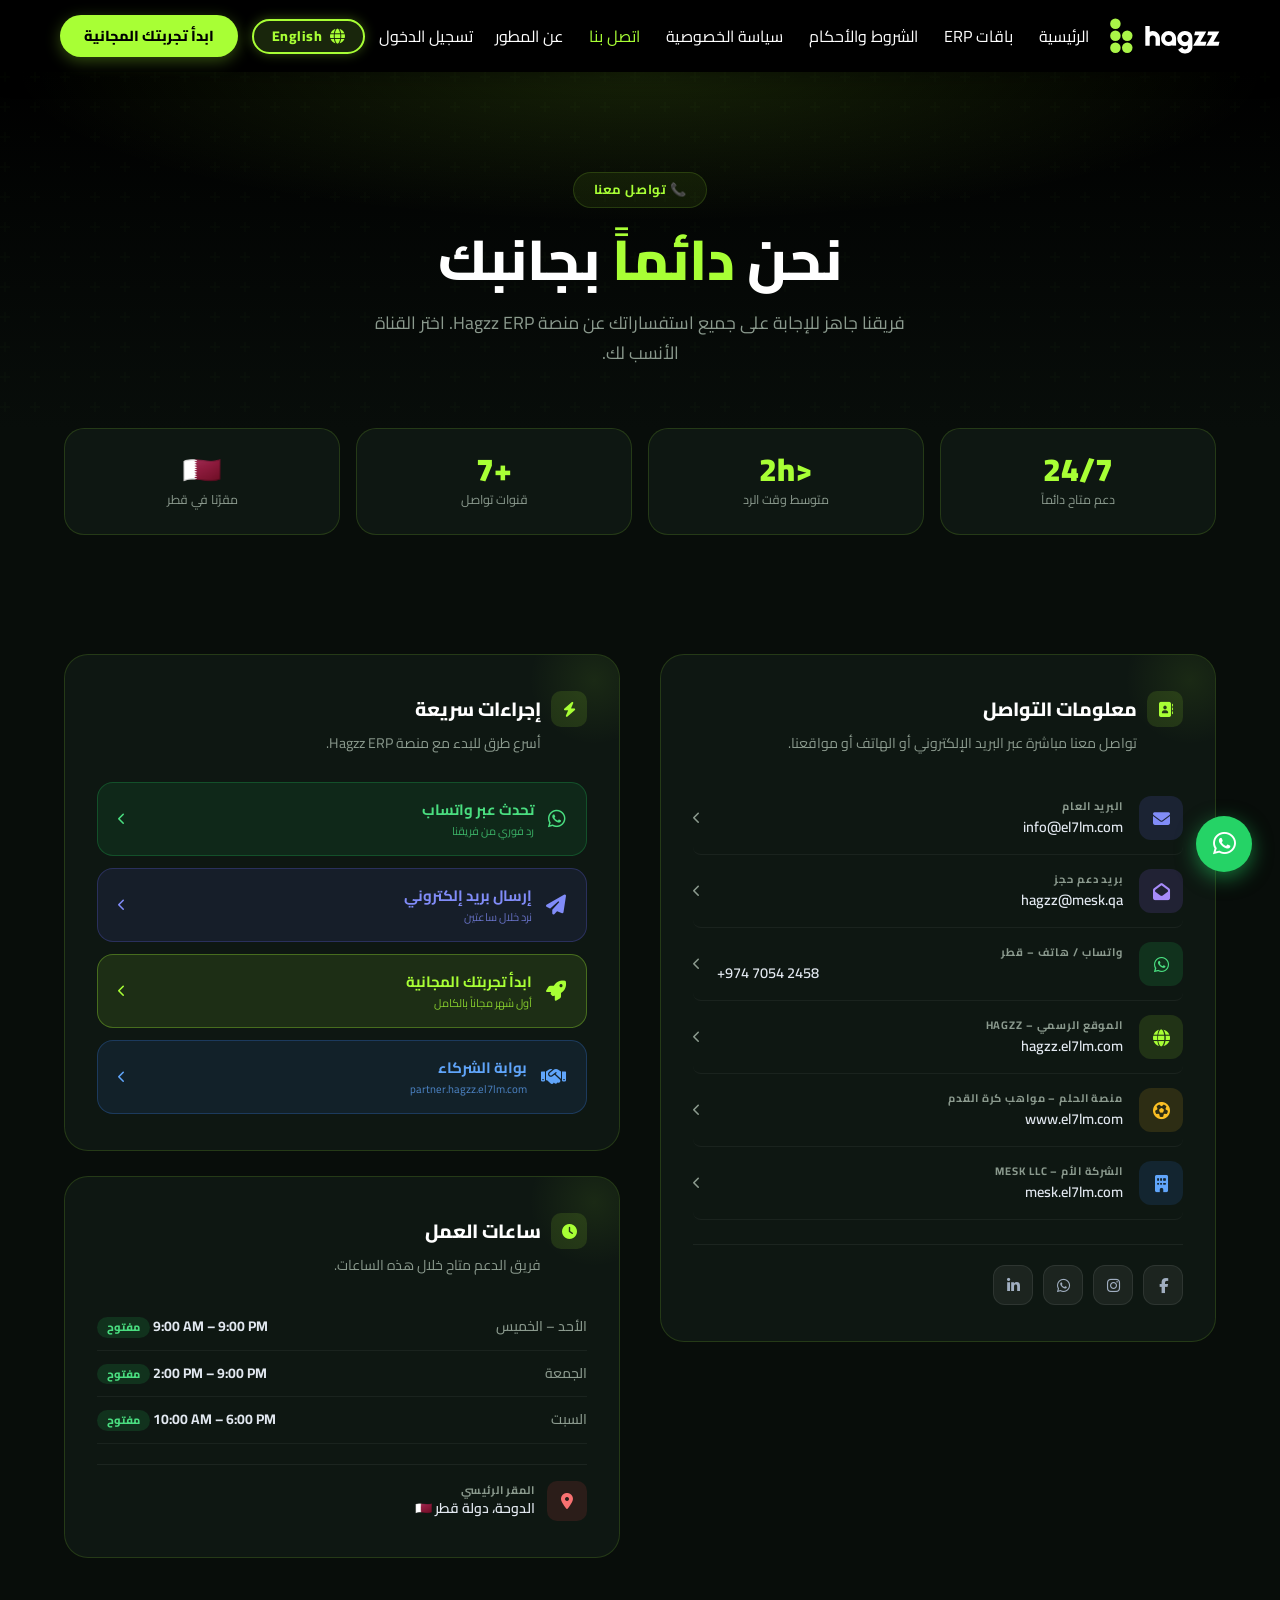
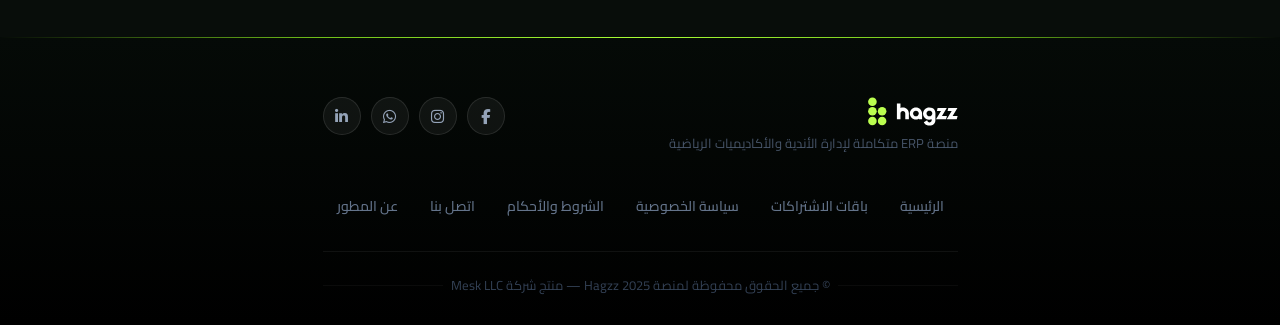
<file: contact.html>
<!DOCTYPE html>
<html lang="en">

<head>
    <meta charset="UTF-8">
    <meta name="viewport" content="width=device-width, initial-scale=1.0">
    <meta name="description" content="Contact Hagzz – Get in touch with us for support, partnerships, or any inquiries about the Hagzz ERP sports management platform.">
    <meta name="robots" content="index, follow">
    <meta property="og:type" content="website">
    <meta property="og:url" content="https://hagzz.el7lm.com/contact.html">
    <meta property="og:title" content="Contact Us – Hagzz">
    <meta property="og:description" content="Get in touch with Hagzz for support, partnerships, or any inquiries.">
    <meta property="og:image" content="https://hagzz.el7lm.com/content/assets/images/icon/logo.svg">
    <link rel="canonical" href="https://hagzz.el7lm.com/contact.html">
    <link rel="icon" href="./content/assets/images/icon/tab-logo.svg">
    <link rel="apple-touch-icon" href="./content/assets/images/icon/tab-logo.svg">
    <title>Contact Us – Hagzz</title>
    <link rel="stylesheet" href="https://cdnjs.cloudflare.com/ajax/libs/bootstrap/5.3.2/css/bootstrap.min.css"
        integrity="sha512-b2QcS5SsA8tZodcDtGRELiGv5SaKSk1vDHDaQRda0htPYWZ6046lr3kJ5bAAQdpV2mmA/4v0wQF9MyU6/pDIAg=="
        crossorigin="anonymous" / referrerpolicy="no-referrer">
    <link rel="stylesheet" href="https://cdnjs.cloudflare.com/ajax/libs/font-awesome/6.4.2/css/all.min.css"
        integrity="sha512-z3gLpd7yknf1YoNbCzqRKc4qyor8gaKU1qmn+CShxbuBusANI9QpRohGBreCFkKxLhei6S9CQXFEbbKuqLg0DA=="
        crossorigin="anonymous" / referrerpolicy="no-referrer">
    <link href="https://unpkg.com/aos@2.3.1/dist/aos.css" rel="stylesheet" crossorigin="anonymous" referrerpolicy="no-referrer">
    <link rel="preconnect" href="https://fonts.googleapis.com">
    <link href="https://fonts.googleapis.com/css2?family=Cairo:wght@400;600;700;800;900&family=Tajawal:wght@400;500;700;800&display=swap" rel="stylesheet" crossorigin="anonymous" referrerpolicy="no-referrer">
    <link rel="stylesheet" href="./content/css/main-ltr.css?v=2.0">
    <link rel="stylesheet" href="./content/css/shared.css?v=1.0">

    <style>
        /* ── Page Variables ── */
        :root {
            --neon: #A8FF35;
            --neon-glow: rgba(168, 255, 53, 0.25);
            --bg-dark: #080d0a;
            --bg-card: #0e1712;
            --bg-card2: #121c14;
            --border: rgba(168, 255, 53, 0.15);
            --text-main: #ffffff;
            --text-muted: #8b9a8e;
        }

        * { box-sizing: border-box; margin: 0; padding: 0; }

        body {
            background: var(--bg-dark);
            color: var(--text-main);
            font-family: 'Cairo', 'Tajawal', -apple-system, sans-serif;
            overflow-x: hidden;
        }

        /* ── Hero Banner ── */
        .contact-hero {
            position: relative;
            min-height: 300px;
            display: flex;
            align-items: center;
            justify-content: center;
            padding: 100px 24px 60px;
            text-align: center;
            overflow: hidden;
            background: radial-gradient(ellipse 70% 60% at 50% 0%, rgba(168,255,53,0.13) 0%, transparent 70%),
                        linear-gradient(180deg, #000000 0%, #080d0a 100%);
        }

        .contact-hero::before {
            content: '';
            position: absolute;
            inset: 0;
            background: url("data:image/svg+xml,%3Csvg width='60' height='60' viewBox='0 0 60 60' xmlns='http://www.w3.org/2000/svg'%3E%3Cg fill='none' fill-rule='evenodd'%3E%3Cg fill='%23A8FF35' fill-opacity='0.03'%3E%3Cpath d='M36 34v-4h-2v4h-4v2h4v4h2v-4h4v-2h-4zm0-30V0h-2v4h-4v2h4v4h2V6h4V4h-4zM6 34v-4H4v4H0v2h4v4h2v-4h4v-2H6zM6 4V0H4v4H0v2h4v4h2V6h4V4H6z'/%3E%3C/g%3E%3C/g%3E%3C/svg%3E");
            opacity: 0.5;
            pointer-events: none;
        }

        .contact-hero__badge {
            display: inline-flex;
            align-items: center;
            gap: 8px;
            padding: 7px 20px;
            border-radius: 50px;
            border: 1.5px solid var(--border);
            background: rgba(168,255,53,0.07);
            font-size: 13px;
            font-weight: 700;
            color: var(--neon);
            margin-bottom: 20px;
            letter-spacing: 0.04em;
        }

        .contact-hero h1 {
            font-size: clamp(2rem, 5vw, 3.5rem);
            font-weight: 900;
            line-height: 1.15;
            color: #fff;
            margin-bottom: 16px;
        }

        .contact-hero h1 span { color: var(--neon); }

        .contact-hero p.subtitle {
            font-size: 1.1rem;
            color: var(--text-muted);
            max-width: 560px;
            margin: 0 auto;
            line-height: 1.7;
        }

        /* ── Main Grid ── */
        .contact-main {
            max-width: 1200px;
            margin: 0 auto;
            padding: 60px 24px 80px;
            display: grid;
            grid-template-columns: 1fr 1fr;
            gap: 40px;
            align-items: start;
        }

        @media (max-width: 860px) {
            .contact-main { grid-template-columns: 1fr; gap: 28px; }
        }

        /* ── Cards base ── */
        .c-card {
            background: var(--bg-card);
            border: 1.5px solid var(--border);
            border-radius: 24px;
            padding: 36px 32px;
            position: relative;
            overflow: hidden;
            transition: border-color 0.3s ease, box-shadow 0.3s ease;
        }

        .c-card:hover {
            border-color: rgba(168,255,53,0.4);
            box-shadow: 0 12px 48px rgba(168,255,53,0.1);
        }

        .c-card::before {
            content: '';
            position: absolute;
            top: -40px;
            right: -40px;
            width: 130px;
            height: 130px;
            background: radial-gradient(circle, rgba(168,255,53,0.08) 0%, transparent 70%);
            pointer-events: none;
        }

        .c-card__title {
            font-size: 1.2rem;
            font-weight: 800;
            color: #fff;
            margin-bottom: 6px;
            display: flex;
            align-items: center;
            gap: 10px;
        }

        .c-card__title i {
            width: 36px;
            height: 36px;
            border-radius: 10px;
            background: rgba(168,255,53,0.12);
            color: var(--neon);
            display: inline-flex;
            align-items: center;
            justify-content: center;
            font-size: 15px;
            flex-shrink: 0;
        }

        .c-card__subtitle {
            font-size: 0.88rem;
            color: var(--text-muted);
            margin-bottom: 28px;
            padding-right: 46px;
        }

        /* ── Contact Items ── */
        .contact-row {
            display: flex;
            align-items: center;
            gap: 16px;
            padding: 14px 0;
            border-bottom: 1px solid rgba(255,255,255,0.05);
            text-decoration: none;
            transition: all 0.2s ease;
            border-radius: 8px;
        }

        .contact-row:last-child { border-bottom: none; }

        .contact-row:hover { padding-right: 8px; }
        html[dir="rtl"] .contact-row:hover { padding-right: 0; padding-left: 8px; }

        .contact-row__icon {
            width: 44px;
            height: 44px;
            border-radius: 12px;
            display: flex;
            align-items: center;
            justify-content: center;
            font-size: 17px;
            flex-shrink: 0;
            transition: transform 0.2s ease;
        }

        .contact-row:hover .contact-row__icon { transform: scale(1.1); }

        .contact-row__icon.ic-email    { background: rgba(99,102,241,0.15);  color: #818cf8; }
        .contact-row__icon.ic-email2   { background: rgba(139,92,246,0.15);  color: #a78bfa; }
        .contact-row__icon.ic-wa       { background: rgba(34,197,94,0.15);   color: #4ade80; }
        .contact-row__icon.ic-web      { background: rgba(168,255,53,0.12);  color: var(--neon); }
        .contact-row__icon.ic-el7lm    { background: rgba(251,191,36,0.13);  color: #fbbf24; }
        .contact-row__icon.ic-mesk     { background: rgba(59,130,246,0.13);  color: #60a5fa; }
        .contact-row__icon.ic-fb       { background: rgba(29,161,242,0.13);  color: #60c3fa; }
        .contact-row__icon.ic-ig       { background: rgba(236,72,153,0.13);  color: #f472b6; }
        .contact-row__icon.ic-li       { background: rgba(14,165,233,0.13);  color: #38bdf8; }
        .contact-row__icon.ic-partner  { background: rgba(168,255,53,0.12);  color: var(--neon); }
        .contact-row__icon.ic-phone    { background: rgba(20,184,166,0.13);  color: #2dd4bf; }
        .contact-row__icon.ic-loc      { background: rgba(239,68,68,0.13);   color: #f87171; }

        .contact-row__info { flex: 1; min-width: 0; }
        .contact-row__label {
            font-size: 11px;
            font-weight: 700;
            color: var(--text-muted);
            text-transform: uppercase;
            letter-spacing: 0.08em;
            margin-bottom: 2px;
        }
        .contact-row__value {
            font-size: 14.5px;
            font-weight: 600;
            color: #e2e8f0;
            white-space: nowrap;
            overflow: hidden;
            text-overflow: ellipsis;
            transition: color 0.2s ease;
        }
        .contact-row:hover .contact-row__value { color: var(--neon); }

        .contact-row__arrow {
            color: var(--text-muted);
            font-size: 12px;
            transition: transform 0.2s ease, color 0.2s ease;
        }
        .contact-row:hover .contact-row__arrow {
            transform: translateX(-4px);
            color: var(--neon);
        }
        html[dir="rtl"] .contact-row:hover .contact-row__arrow {
            transform: translateX(4px);
        }

        /* ── Quick Actions Card (right column top) ── */
        .quick-actions {
            display: flex;
            flex-direction: column;
            gap: 12px;
        }

        .qa-btn {
            display: flex;
            align-items: center;
            gap: 14px;
            padding: 16px 20px;
            border-radius: 16px;
            text-decoration: none;
            transition: all 0.25s ease;
            font-weight: 700;
            font-size: 15px;
            border: 1.5px solid transparent;
        }

        .qa-btn i { font-size: 20px; flex-shrink: 0; }
        .qa-btn span { flex: 1; }
        .qa-btn small { font-size: 11px; font-weight: 400; opacity: 0.75; display: block; margin-top: 1px; }

        .qa-btn--wa {
            background: rgba(34,197,94,0.1);
            border-color: rgba(34,197,94,0.25);
            color: #4ade80;
        }
        .qa-btn--wa:hover {
            background: rgba(34,197,94,0.18);
            border-color: rgba(34,197,94,0.5);
            color: #4ade80;
            transform: translateY(-2px);
            box-shadow: 0 8px 24px rgba(34,197,94,0.2);
        }

        .qa-btn--email {
            background: rgba(99,102,241,0.1);
            border-color: rgba(99,102,241,0.25);
            color: #818cf8;
        }
        .qa-btn--email:hover {
            background: rgba(99,102,241,0.18);
            border-color: rgba(99,102,241,0.5);
            color: #818cf8;
            transform: translateY(-2px);
            box-shadow: 0 8px 24px rgba(99,102,241,0.2);
        }

        .qa-btn--trial {
            background: rgba(168,255,53,0.1);
            border-color: rgba(168,255,53,0.3);
            color: var(--neon);
        }
        .qa-btn--trial:hover {
            background: var(--neon);
            border-color: var(--neon);
            color: #000;
            transform: translateY(-2px);
            box-shadow: 0 8px 24px rgba(168,255,53,0.35);
        }

        .qa-btn--partner {
            background: rgba(59,130,246,0.1);
            border-color: rgba(59,130,246,0.25);
            color: #60a5fa;
        }
        .qa-btn--partner:hover {
            background: rgba(59,130,246,0.18);
            border-color: rgba(59,130,246,0.5);
            color: #60a5fa;
            transform: translateY(-2px);
            box-shadow: 0 8px 24px rgba(59,130,246,0.2);
        }

        /* ── Hours & Location Card ── */
        .hours-row {
            display: flex;
            justify-content: space-between;
            align-items: center;
            padding: 12px 0;
            border-bottom: 1px solid rgba(255,255,255,0.05);
            font-size: 14px;
        }
        .hours-row:last-child { border-bottom: none; }
        .hours-row__day { color: var(--text-muted); font-weight: 500; }
        .hours-row__time { color: #e2e8f0; font-weight: 700; }
        .hours-row__badge {
            display: inline-block;
            padding: 2px 10px;
            border-radius: 20px;
            font-size: 11px;
            font-weight: 800;
        }
        .hours-row__badge--open { background: rgba(34,197,94,0.15); color: #4ade80; }
        .hours-row__badge--closed { background: rgba(239,68,68,0.12); color: #f87171; }

        /* ── Social strip ── */
        .social-strip {
            display: flex;
            align-items: center;
            gap: 10px;
            flex-wrap: wrap;
            margin-top: 24px;
            padding-top: 20px;
            border-top: 1px solid rgba(255,255,255,0.06);
        }
        .social-strip a {
            width: 40px;
            height: 40px;
            border-radius: 12px;
            background: rgba(255,255,255,0.06);
            border: 1.5px solid rgba(255,255,255,0.08);
            display: flex;
            align-items: center;
            justify-content: center;
            color: #a0aec0;
            font-size: 15px;
            text-decoration: none;
            transition: all 0.2s ease;
        }
        .social-strip a:hover { background: var(--neon); color: #000; border-color: var(--neon); transform: translateY(-3px); }

        /* ── Stats strip ── */
        .stats-strip {
            max-width: 1200px;
            margin: 0 auto 60px;
            padding: 0 24px;
            display: grid;
            grid-template-columns: repeat(4, 1fr);
            gap: 16px;
        }
        @media (max-width: 720px) {
            .stats-strip { grid-template-columns: repeat(2, 1fr); }
        }

        .stat-box {
            background: var(--bg-card);
            border: 1.5px solid var(--border);
            border-radius: 20px;
            padding: 24px 20px;
            text-align: center;
            transition: border-color 0.3s, transform 0.3s;
        }
        .stat-box:hover { border-color: rgba(168,255,53,0.4); transform: translateY(-4px); }
        .stat-box__num {
            font-size: 2rem;
            font-weight: 900;
            color: var(--neon);
            line-height: 1;
        }
        .stat-box__label {
            font-size: 12.5px;
            color: var(--text-muted);
            margin-top: 6px;
        }

        /* ── Footer ── */
        .contact-footer {
            background: #000;
            border-top: 1px solid rgba(255,255,255,0.06);
            padding: 40px 60px;
            display: flex;
            align-items: center;
            justify-content: space-between;
            gap: 24px;
            flex-wrap: wrap;
        }

        @media (max-width: 720px) {
            .contact-footer { flex-direction: column; text-align: center; padding: 32px 20px; }
        }

        .contact-footer__logo img { width: 96px; height: auto; }
        .contact-footer__links { display: flex; gap: 24px; flex-wrap: wrap; justify-content: center; }
        .contact-footer__links a {
            color: #8b9a8e;
            font-size: 13.5px;
            text-decoration: none;
            transition: color 0.2s;
        }
        .contact-footer__links a:hover { color: var(--neon); }
        .contact-footer__copy { color: #4a5568; font-size: 12px; }

        /* ── Floating WA ── */
        .float-wa {
            position: fixed;
            bottom: 28px;
            left: 28px;
            width: 56px;
            height: 56px;
            border-radius: 50%;
            background: #25D366;
            color: #fff;
            font-size: 26px;
            display: flex;
            align-items: center;
            justify-content: center;
            box-shadow: 0 6px 20px rgba(37,211,102,0.5);
            z-index: 999;
            text-decoration: none;
            transition: transform 0.2s, box-shadow 0.2s;
        }
        .float-wa:hover { transform: scale(1.1); color: #fff; box-shadow: 0 10px 30px rgba(37,211,102,0.6); }
        html[dir="rtl"] .float-wa { left: auto; right: 28px; }

        /* ── AOS override ── */
        [data-aos] { will-change: transform, opacity; }
    </style>
    <!-- Microsoft Clarity -->
    <script type="text/javascript">
        (function(c,l,a,r,i,t,y){
            c[a]=c[a]||function(){(c[a].q=c[a].q||[]).push(arguments)};
            t=l.createElement(r);t.async=1;t.src="https://www.clarity.ms/tag/"+i;
            y=l.getElementsByTagName(r)[0];y.parentNode.insertBefore(t,y);
        })(window, document, "clarity", "script", "wmi3qhewxq");
    </script>
</head>

<body>

    <!-- ── Header ── -->
    <header id="header">
        <div class="navsbar">
            <div class="navsbar__logo">
                <a href="index.html" class="d-flex">
                    <img src="./content/assets/images/icon/logo.svg" alt="Hagzz logo">
                </a>
            </div>
            <ul class="navsbar__list">
                <li><a href="./index.html" data-en="Home" data-ar="الرئيسية">Home</a></li>
                <li><a href="./pricing.html" data-en="ERP Packages" data-ar="باقات <span class='bidi-eng'>ERP</span>">ERP Packages</a></li>
                <li><a href="./termsAndConditions.html" data-en="Terms and Conditions" data-ar="الشروط والأحكام">Terms and Conditions</a></li>
                <li><a href="./privacy.html" data-en="Privacy Policy" data-ar="سياسة الخصوصية">Privacy Policy</a></li>
                <li><a href="./contact.html" class="active" data-en="Contact Us" data-ar="اتصل بنا">Contact Us</a></li>
                <li><a href="./mesk.html" data-en="About Developer" data-ar="عن المطور">About Developer</a></li>
            </ul>
            <div class="navsbar__user">
                <a href="https://partner.hagzz.el7lm.com/partner/login" class="navsbar__user__login" data-en="Login" data-ar="تسجيل الدخول">Login</a>
                <button id="lang-toggle" class="lang-toggle-btn" aria-label="Switch language">
                    <i class="fa-solid fa-globe"></i> <span>العربية</span>
                </button>
                <a href="https://wa.me/97470542458?text=%D9%85%D8%B1%D8%AD%D8%A8%D8%A7%D9%8B%D8%8C%20%D8%A3%D8%B1%D9%8A%D8%AF%20%D8%A7%D9%84%D8%A7%D8%B4%D8%AA%D8%B1%D8%A7%D9%83%20%D9%81%D9%8A%20%D9%86%D8%B8%D8%A7%D9%85%20Hagzz%20ERP" target="_blank" class="navsbar__user__partner" data-en="Start Free Trial" data-ar="ابدأ تجربتك المجانية">Start Free Trial</a>
            </div>
            <button class="navsbar__hamborg-tab navbar-toggler" type="button" data-bs-toggle="offcanvas"
                data-bs-target="#offcanvasNavbar" aria-controls="offcanvasNavbar">
                <i class="fa-solid fa-bars fs-1"></i>
            </button>
        </div>
    </header>

    <!-- ── Mobile Nav ── -->
    <div class="offcanvas navsbar__mobile offcanvas-top" tabindex="-1" id="offcanvasNavbar"
        aria-labelledby="offcanvasNavbarLabel">
        <div class="offcanvas-header ms-auto me-0 pb-0">
            <button type="button" data-bs-dismiss="offcanvas" aria-label="Close">
                <i class="fa-solid fa-xmark fs-1 text-white"></i>
            </button>
        </div>
        <div class="offcanvas-body p-0">
            <ul class="navsbar__mobile__list justify-content-end text-center">
                <li><a href="./index.html" data-en="Home" data-ar="الرئيسية">Home</a></li>
                <li><a href="./pricing.html" data-en="ERP Packages" data-ar="باقات <span class='bidi-eng'>ERP</span>">ERP Packages</a></li>
                <li><a href="./termsAndConditions.html" data-en="Terms and Conditions" data-ar="الشروط والأحكام">Terms and Conditions</a></li>
                <li><a href="./privacy.html" data-en="Privacy Policy" data-ar="سياسة الخصوصية">Privacy Policy</a></li>
                <li><a href="./contact.html" class="active" data-en="Contact Us" data-ar="اتصل بنا">Contact Us</a></li>
                <li><a href="./mesk.html" data-en="About Developer" data-ar="عن المطور">About Developer</a></li>
                <li class="py-2">
                    <button id="lang-toggle-mobile" class="lang-toggle-btn" style="margin:0 auto;" aria-label="Switch language">
                        <i class="fa-solid fa-globe"></i> <span>العربية</span>
                    </button>
                </li>
                <li><a href="https://partner.hagzz.el7lm.com/partner/login" class="navsbar__user__login" data-en="Login" data-ar="تسجيل الدخول">Login</a></li>
                <li class="pt-2">
                    <a href="https://wa.me/97470542458?text=%D9%85%D8%B1%D8%AD%D8%A8%D8%A7%D9%8B%D8%8C%20%D8%A3%D8%B1%D9%8A%D8%AF%20%D8%A7%D9%84%D8%A7%D8%B4%D8%AA%D8%B1%D8%A7%D9%83%20%D9%81%D9%8A%20%D9%86%D8%B8%D8%A7%D9%85%20Hagzz%20ERP" target="_blank" class="navsbar__user__partner" data-en="Start Free Trial" data-ar="ابدأ تجربتك المجانية">Start Free Trial</a>
                </li>
            </ul>
        </div>
    </div>

    <!-- ── Hero ── -->
    <section class="contact-hero">
        <div>
            <div class="contact-hero__badge" data-en="📞 Get In Touch" data-ar="📞 تواصل معنا">📞 تواصل معنا</div>
            <h1 data-en="We're <span>Always</span> Here for You" data-ar="نحن <span>دائماً</span> بجانبك">نحن <span>دائماً</span> بجانبك</h1>
            <p class="subtitle" data-en="Our team is ready to answer all your questions about Hagzz ERP platform. Choose the most convenient channel for you." data-ar="فريقنا جاهز للإجابة على جميع استفساراتك عن منصة Hagzz ERP. اختر القناة الأنسب لك.">فريقنا جاهز للإجابة على جميع استفساراتك عن منصة Hagzz ERP. اختر القناة الأنسب لك.</p>
        </div>
    </section>

    <!-- ── Stats Strip ── -->
    <div class="stats-strip">
        <div class="stat-box" data-aos="fade-up" data-aos-delay="0">
            <div class="stat-box__num">24/7</div>
            <div class="stat-box__label" data-en="Support Availability" data-ar="دعم متاح دائماً">دعم متاح دائماً</div>
        </div>
        <div class="stat-box" data-aos="fade-up" data-aos-delay="80">
            <div class="stat-box__num">&lt;2h</div>
            <div class="stat-box__label" data-en="Average Response Time" data-ar="متوسط وقت الرد">متوسط وقت الرد</div>
        </div>
        <div class="stat-box" data-aos="fade-up" data-aos-delay="160">
            <div class="stat-box__num">+7</div>
            <div class="stat-box__label" data-en="Contact Channels" data-ar="قنوات تواصل">قنوات تواصل</div>
        </div>
        <div class="stat-box" data-aos="fade-up" data-aos-delay="240">
            <div class="stat-box__num">🇶🇦</div>
            <div class="stat-box__label" data-en="Based in Qatar" data-ar="مقرّنا في قطر">مقرّنا في قطر</div>
        </div>
    </div>

    <!-- ── Main Grid ── -->
    <main class="contact-main">

        <!-- Left: Direct Contacts -->
        <div class="c-card" data-aos="fade-up" data-aos-delay="0">
            <div class="c-card__title">
                <i class="fa-solid fa-address-book"></i>
                <span data-en="Direct Contact" data-ar="معلومات التواصل">معلومات التواصل</span>
            </div>
            <p class="c-card__subtitle" data-en="Reach us directly via email, phone, or our websites." data-ar="تواصل معنا مباشرة عبر البريد الإلكتروني أو الهاتف أو مواقعنا.">تواصل معنا مباشرة عبر البريد الإلكتروني أو الهاتف أو مواقعنا.</p>

            <!-- Email 1 -->
            <a href="mailto:info@el7lm.com" class="contact-row">
                <div class="contact-row__icon ic-email"><i class="fa-solid fa-envelope"></i></div>
                <div class="contact-row__info">
                    <div class="contact-row__label" data-en="General Email" data-ar="البريد العام">البريد العام</div>
                    <div class="contact-row__value">info@el7lm.com</div>
                </div>
                <i class="fa-solid fa-chevron-left contact-row__arrow"></i>
            </a>

            <!-- Email 2 -->
            <a href="mailto:hagzz@mesk.qa" class="contact-row">
                <div class="contact-row__icon ic-email2"><i class="fa-solid fa-envelope-open"></i></div>
                <div class="contact-row__info">
                    <div class="contact-row__label" data-en="Hagzz Support Email" data-ar="بريد دعم حجز">بريد دعم حجز</div>
                    <div class="contact-row__value">hagzz@mesk.qa</div>
                </div>
                <i class="fa-solid fa-chevron-left contact-row__arrow"></i>
            </a>

            <!-- Phone / WhatsApp -->
            <a href="https://wa.me/97470542458" target="_blank" class="contact-row">
                <div class="contact-row__icon ic-wa"><i class="fa-brands fa-whatsapp"></i></div>
                <div class="contact-row__info">
                    <div class="contact-row__label" data-en="WhatsApp / Phone – Qatar" data-ar="واتساب / هاتف – قطر">واتساب / هاتف – قطر</div>
                    <div class="contact-row__value" dir="ltr">+974 7054 2458</div>
                </div>
                <i class="fa-solid fa-chevron-left contact-row__arrow"></i>
            </a>

            <!-- Hagzz Website -->
            <a href="https://hagzz.el7lm.com" target="_blank" class="contact-row">
                <div class="contact-row__icon ic-web"><i class="fa-solid fa-globe"></i></div>
                <div class="contact-row__info">
                    <div class="contact-row__label" data-en="Official Website – Hagzz" data-ar="الموقع الرسمي – Hagzz">الموقع الرسمي – Hagzz</div>
                    <div class="contact-row__value">hagzz.el7lm.com</div>
                </div>
                <i class="fa-solid fa-chevron-left contact-row__arrow"></i>
            </a>

            <!-- El7lm -->
            <a href="https://www.el7lm.com" target="_blank" class="contact-row">
                <div class="contact-row__icon ic-el7lm"><i class="fa-solid fa-futbol"></i></div>
                <div class="contact-row__info">
                    <div class="contact-row__label" data-en="El7lm – Football Talent Platform" data-ar="منصة الحلم – مواهب كرة القدم">منصة الحلم – مواهب كرة القدم</div>
                    <div class="contact-row__value">www.el7lm.com</div>
                </div>
                <i class="fa-solid fa-chevron-left contact-row__arrow"></i>
            </a>

            <!-- Mesk -->
            <a href="https://mesk.el7lm.com" target="_blank" class="contact-row">
                <div class="contact-row__icon ic-mesk"><i class="fa-solid fa-building"></i></div>
                <div class="contact-row__info">
                    <div class="contact-row__label" data-en="Parent Company – Mesk LLC" data-ar="الشركة الأم – Mesk LLC">الشركة الأم – Mesk LLC</div>
                    <div class="contact-row__value">mesk.el7lm.com</div>
                </div>
                <i class="fa-solid fa-chevron-left contact-row__arrow"></i>
            </a>

            <!-- Social -->
            <div class="social-strip">
                <a href="https://www.facebook.com/hagzzapp/" target="_blank" aria-label="Facebook"><i class="fa-brands fa-facebook-f"></i></a>
                <a href="https://www.instagram.com/hagzzapp/" target="_blank" aria-label="Instagram"><i class="fa-brands fa-instagram"></i></a>
                <a href="https://wa.me/97470542458" target="_blank" aria-label="WhatsApp"><i class="fa-brands fa-whatsapp"></i></a>
                <a href="https://www.linkedin.com/company/hagzz/" target="_blank" aria-label="LinkedIn"><i class="fa-brands fa-linkedin-in"></i></a>
            </div>
        </div>

        <!-- Right Column -->
        <div style="display: flex; flex-direction: column; gap: 24px;">

            <!-- Quick Actions -->
            <div class="c-card" data-aos="fade-up" data-aos-delay="80">
                <div class="c-card__title">
                    <i class="fa-solid fa-bolt"></i>
                    <span data-en="Quick Actions" data-ar="إجراءات سريعة">إجراءات سريعة</span>
                </div>
                <p class="c-card__subtitle" data-en="The fastest ways to get started with Hagzz ERP." data-ar="أسرع طرق للبدء مع منصة Hagzz ERP.">أسرع طرق للبدء مع منصة Hagzz ERP.</p>

                <div class="quick-actions">
                    <a href="https://wa.me/97470542458?text=%D9%85%D8%B1%D8%AD%D8%A8%D8%A7%D9%8B%D8%8C%20%D8%A3%D8%B1%D9%8A%D8%AF%20%D8%A7%D9%84%D8%A7%D8%B4%D8%AA%D8%B1%D8%A7%D9%83%20%D9%81%D9%8A%20%D9%86%D8%B8%D8%A7%D9%85%20Hagzz%20ERP" target="_blank" class="qa-btn qa-btn--wa">
                        <i class="fa-brands fa-whatsapp"></i>
                        <span>
                            <span data-en="Chat on WhatsApp" data-ar="تحدث عبر واتساب">تحدث عبر واتساب</span>
                            <small data-en="Instant response from our team" data-ar="رد فوري من فريقنا">رد فوري من فريقنا</small>
                        </span>
                        <i class="fa-solid fa-chevron-left" style="font-size:12px;"></i>
                    </a>

                    <a href="mailto:info@el7lm.com" class="qa-btn qa-btn--email">
                        <i class="fa-solid fa-paper-plane"></i>
                        <span>
                            <span data-en="Send Email" data-ar="إرسال بريد إلكتروني">إرسال بريد إلكتروني</span>
                            <small data-en="We reply within 2 hours" data-ar="نرد خلال ساعتين">نرد خلال ساعتين</small>
                        </span>
                        <i class="fa-solid fa-chevron-left" style="font-size:12px;"></i>
                    </a>

                    <a href="./pricing.html" class="qa-btn qa-btn--trial">
                        <i class="fa-solid fa-rocket"></i>
                        <span>
                            <span data-en="Start Free Trial" data-ar="ابدأ تجربتك المجانية">ابدأ تجربتك المجانية</span>
                            <small data-en="First month completely free" data-ar="أول شهر مجاناً بالكامل">أول شهر مجاناً بالكامل</small>
                        </span>
                        <i class="fa-solid fa-chevron-left" style="font-size:12px;"></i>
                    </a>

                    <a href="https://partner.hagzz.el7lm.com/partner/login" target="_blank" class="qa-btn qa-btn--partner">
                        <i class="fa-solid fa-handshake"></i>
                        <span>
                            <span data-en="Partner Portal Login" data-ar="بوابة الشركاء">بوابة الشركاء</span>
                            <small>partner.hagzz.el7lm.com</small>
                        </span>
                        <i class="fa-solid fa-chevron-left" style="font-size:12px;"></i>
                    </a>
                </div>
            </div>

            <!-- Working Hours -->
            <div class="c-card" data-aos="fade-up" data-aos-delay="160">
                <div class="c-card__title">
                    <i class="fa-solid fa-clock"></i>
                    <span data-en="Working Hours" data-ar="ساعات العمل">ساعات العمل</span>
                </div>
                <p class="c-card__subtitle" data-en="Our support team is available during these hours." data-ar="فريق الدعم متاح خلال هذه الساعات.">فريق الدعم متاح خلال هذه الساعات.</p>

                <div class="hours-row">
                    <span class="hours-row__day" data-en="Sunday – Thursday" data-ar="الأحد – الخميس">الأحد – الخميس</span>
                    <span>
                        <span class="hours-row__time" dir="ltr">9:00 AM – 9:00 PM</span>
                        <span class="hours-row__badge hours-row__badge--open" data-en="Open" data-ar="مفتوح">مفتوح</span>
                    </span>
                </div>
                <div class="hours-row">
                    <span class="hours-row__day" data-en="Friday" data-ar="الجمعة">الجمعة</span>
                    <span>
                        <span class="hours-row__time" dir="ltr">2:00 PM – 9:00 PM</span>
                        <span class="hours-row__badge hours-row__badge--open" data-en="Open" data-ar="مفتوح">مفتوح</span>
                    </span>
                </div>
                <div class="hours-row">
                    <span class="hours-row__day" data-en="Saturday" data-ar="السبت">السبت</span>
                    <span>
                        <span class="hours-row__time" dir="ltr">10:00 AM – 6:00 PM</span>
                        <span class="hours-row__badge hours-row__badge--open" data-en="Open" data-ar="مفتوح">مفتوح</span>
                    </span>
                </div>

                <!-- Location -->
                <div style="margin-top: 20px; padding-top: 16px; border-top: 1px solid rgba(255,255,255,0.06); display: flex; align-items: center; gap: 12px;">
                    <div class="contact-row__icon ic-loc" style="width:40px;height:40px;border-radius:10px;display:flex;align-items:center;justify-content:center;font-size:16px;flex-shrink:0;">
                        <i class="fa-solid fa-location-dot"></i>
                    </div>
                    <div>
                        <div style="font-size:11px;color:var(--text-muted);font-weight:700;text-transform:uppercase;letter-spacing:0.07em;" data-en="Headquarters" data-ar="المقر الرئيسي">المقر الرئيسي</div>
                        <div style="font-size:14px;color:#e2e8f0;font-weight:600;" data-en="Doha, State of Qatar 🇶🇦" data-ar="الدوحة، دولة قطر 🇶🇦">الدوحة، دولة قطر 🇶🇦</div>
                    </div>
                </div>
            </div>

        </div>
    </main>

    <!-- ── Footer ── -->

    <!-- UNIFIED FOOTER -->
    <footer class="site-footer">
      <div class="footer-inner">
        <div class="footer-brand-row">
          <div class="footer-brand-logo">
            <a href="./index.html"><img src="./content/assets/images/icon/logo.svg" alt="Hagzz logo"></a>
            <div class="footer-brand-tagline"
              data-en="Integrated ERP Platform for Sports Clubs &amp; Academies"
              data-ar="منصة ERP متكاملة لإدارة الأندية والأكاديميات الرياضية">منصة ERP متكاملة لإدارة الأندية والأكاديميات</div>
          </div>
          <div class="footer-social">
            <a href="https://www.facebook.com/hagzzapp/" target="_blank" class="soc-btn" aria-label="Facebook"><i class="fa-brands fa-facebook-f"></i></a>
            <a href="https://www.instagram.com/hagzzapp/" target="_blank" class="soc-btn" aria-label="Instagram"><i class="fa-brands fa-instagram"></i></a>
            <a href="https://wa.me/97470542458" target="_blank" class="soc-btn" aria-label="WhatsApp"><i class="fa-brands fa-whatsapp"></i></a>
            <a href="https://www.linkedin.com/company/hagzz/" target="_blank" class="soc-btn" aria-label="LinkedIn"><i class="fa-brands fa-linkedin-in"></i></a>
          </div>
        </div>
        <div class="footer-links-row">
          <nav class="footer-nav" aria-label="Footer navigation">
            <a href="./index.html" data-en="Home" data-ar="الرئيسية">الرئيسية</a>
            <a href="./pricing.html" data-en="ERP Packages" data-ar="باقات الاشتراكات">باقات الاشتراكات</a>
            <a href="./privacy.html" data-en="Privacy Policy" data-ar="سياسة الخصوصية">سياسة الخصوصية</a>
            <a href="./termsAndConditions.html" data-en="Terms &amp; Conditions" data-ar="الشروط والأحكام">الشروط والأحكام</a>
            <a href="./contact.html" data-en="Contact Us" data-ar="اتصل بنا">اتصل بنا</a>
            <a href="./mesk.html" data-en="About Developer" data-ar="عن المطور">عن المطور</a>
          </nav>
        </div>
        <div class="footer-copyright"
          data-en="&copy; All rights reserved to Hagzz 2025 &mdash; A product of Mesk LLC"
          data-ar="&copy; جميع الحقوق محفوظة لمنصة Hagzz 2025 &mdash; منتج شركة Mesk LLC">&copy; جميع الحقوق محفوظة لمنصة Hagzz 2025 &mdash; منتج شركة Mesk LLC</div>
      </div>
    </footer>


    <!-- ── Floating WhatsApp ── -->
    <a href="https://wa.me/97470542458?text=%D9%85%D8%B1%D8%AD%D8%A8%D8%A7%D9%8B%D8%8C%20%D8%A3%D9%88%D8%AF%20%D8%A7%D9%84%D8%A7%D8%B3%D8%AA%D9%81%D8%B3%D8%A7%D8%B1%20%D8%B9%D9%86%20Hagzz%20ERP"
        class="float-wa" target="_blank" aria-label="WhatsApp">
        <i class="fa-brands fa-whatsapp"></i>
    </a>

    <!-- Scripts -->
    <script src="https://cdnjs.cloudflare.com/ajax/libs/jquery/3.7.1/jquery.min.js"
        integrity="sha512-v2CJ7UaYy4JwqLDIrZUI/4hqeoQieOmAZNXBeQyjo21dadnwR+8ZaIJVT8EE2iyI61OV8e6M8PP2/4hpQINQ/g=="
        crossorigin="anonymous"></script>
    <script src="https://cdnjs.cloudflare.com/ajax/libs/bootstrap/5.3.2/js/bootstrap.bundle.min.js"
        integrity="sha512-X/YkDZyjTf4wyc2Vy16YGCPHwAY8rZJY+POgokZjQB2mhIRFJCckEGc6YyX9eNsPfn0PzThEuNs+uaomE5CO6A=="
        crossorigin="anonymous"></script>
    <script src="https://unpkg.com/aos@2.3.1/dist/aos.js"></script>
    <script src="./content/js/general.js"></script>
    <script src="./content/js/lang.js"></script>
    <script>
        AOS.init({ duration: 600, once: true, easing: 'ease-out-cubic' });
    </script>
</body>
</html>
</file>
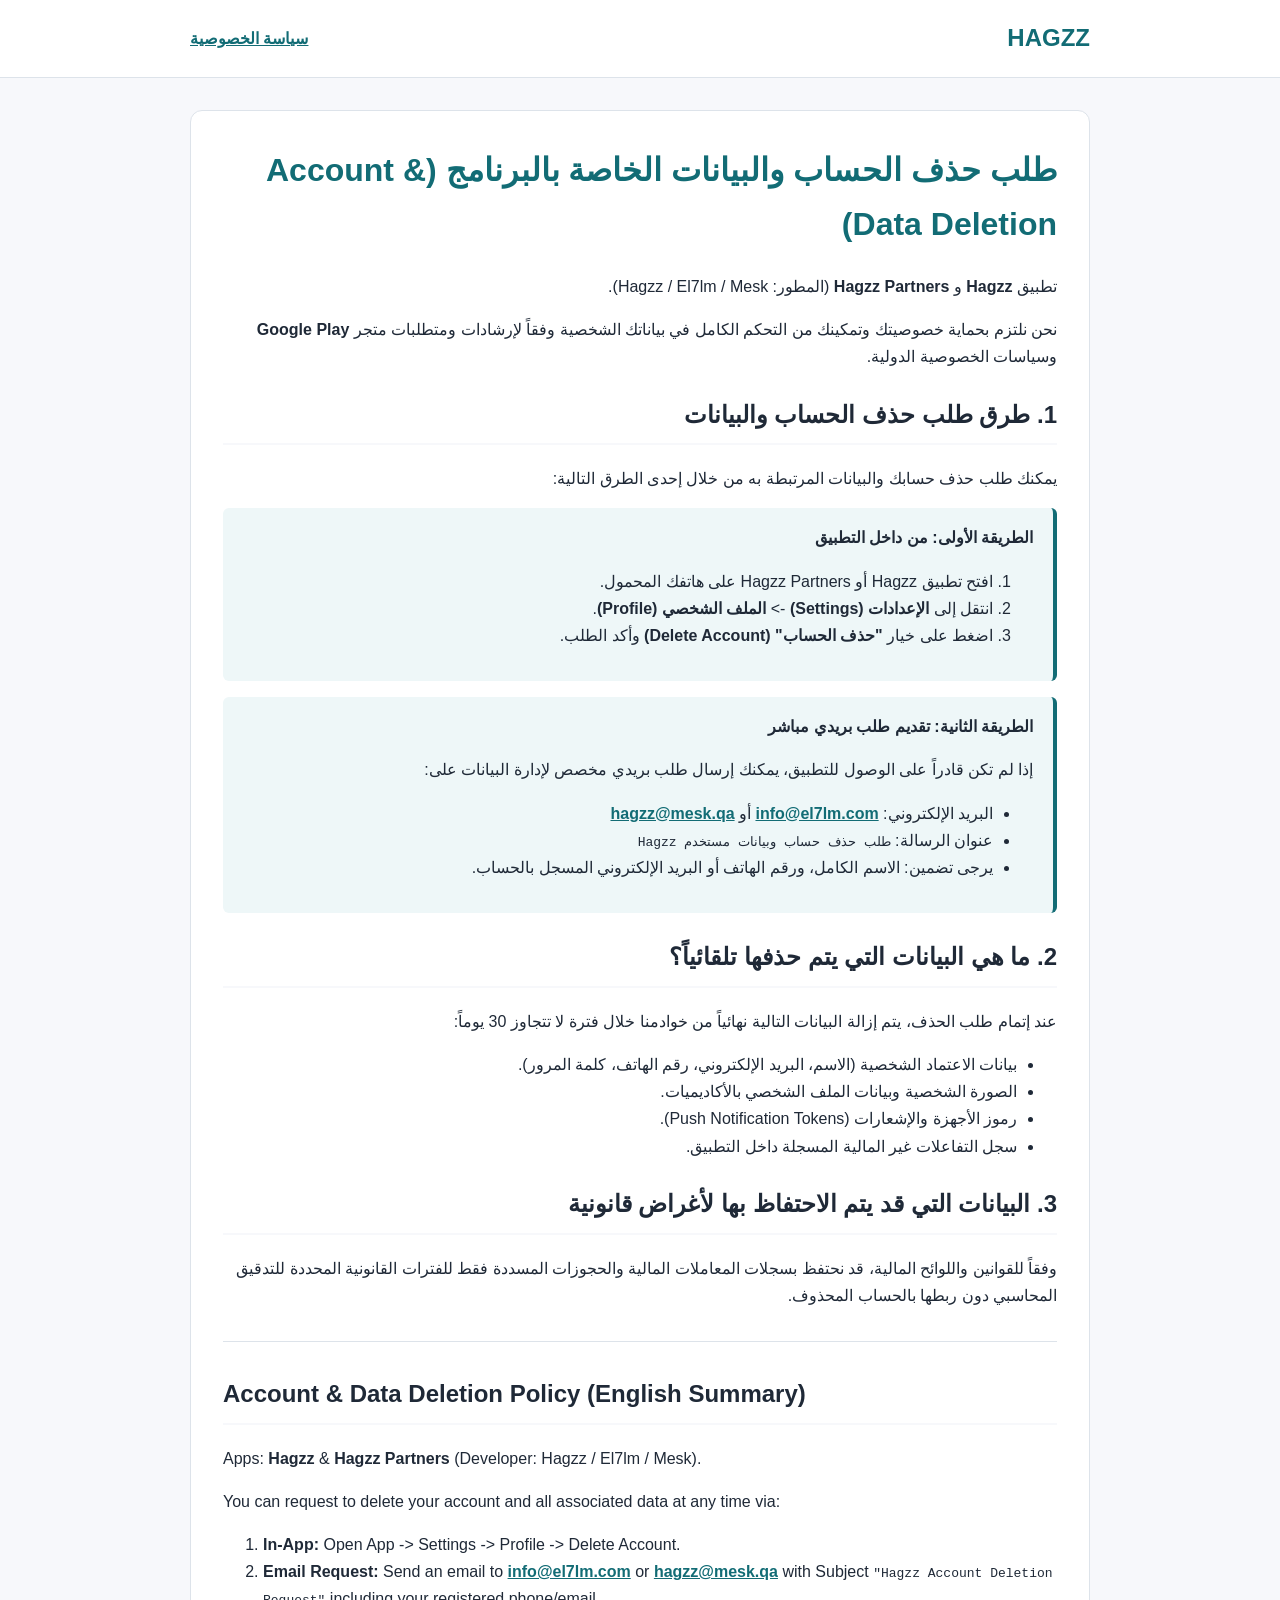
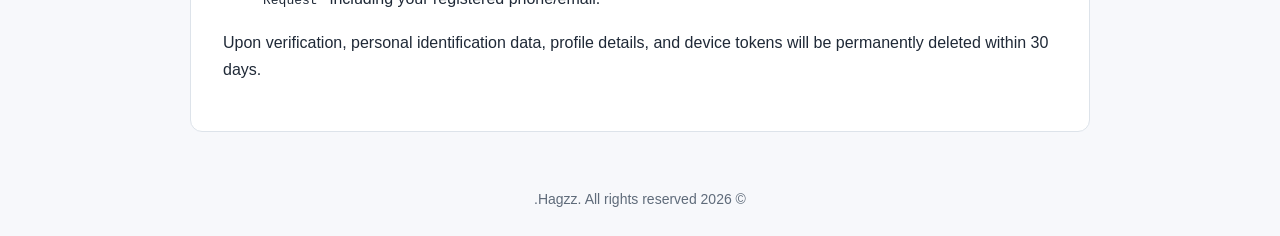
<file: data-deletion.html>
<!doctype html>
<html lang="ar" dir="rtl">
<head>
  <meta charset="utf-8">
  <meta name="viewport" content="width=device-width, initial-scale=1">
  <title>طلب حذف الحساب والبيانات | Hagzz & Hagzz Partners</title>
  <meta name="description" content="سياسة ورابط طلب حذف الحساب والبيانات التابعة لتطبيق هجّز وهجّز شركاء.">
  <link rel="icon" href="./content/assets/images/icon/tab-logo.svg">
  <style>
    :root {
      color-scheme: light;
      --bg: #f7f8fb;
      --card: #ffffff;
      --text: #1f2937;
      --muted: #5f6b7a;
      --accent: #126c75;
      --border: #dde3ea;
    }
    * { box-sizing: border-box; }
    body {
      margin: 0;
      background: var(--bg);
      color: var(--text);
      font-family: Arial, "Tahoma", sans-serif;
      line-height: 1.7;
    }
    header { background: var(--card); border-bottom: 1px solid var(--border); }
    .wrap { width: min(900px, calc(100% - 32px)); margin: 0 auto; }
    .topbar { display: flex; align-items: center; justify-content: space-between; gap: 16px; padding: 18px 0; }
    .brand { font-size: 24px; font-weight: bold; color: var(--accent); text-decoration: none; }
    .card { background: var(--card); border: 1px solid var(--border); border-radius: 12px; padding: 32px; margin: 32px 0; shadow: 0 4px 6px rgba(0,0,0,0.05); }
    h1 { color: var(--accent); margin-top: 0; }
    h2 { border-bottom: 2px solid var(--bg); padding-bottom: 8px; margin-top: 24px; }
    .steps { background: #eef7f8; border-right: 4px solid var(--accent); padding: 16px 20px; border-radius: 6px; margin: 16px 0; }
    .contact-box { background: #f0f4f8; padding: 16px; border-radius: 8px; border: 1px solid var(--border); }
    a { color: var(--accent); font-weight: bold; }
    footer { text-align: center; color: var(--muted); font-size: 14px; padding: 24px 0; }
  </style>
    <!-- Microsoft Clarity -->
    <script type="text/javascript">
        (function(c,l,a,r,i,t,y){
            c[a]=c[a]||function(){(c[a].q=c[a].q||[]).push(arguments)};
            t=l.createElement(r);t.async=1;t.src="https://www.clarity.ms/tag/"+i;
            y=l.getElementsByTagName(r)[0];y.parentNode.insertBefore(t,y);
        })(window, document, "clarity", "script", "wmi3qhewxq");
    </script>
</head>
<body>
  <header>
    <div class="wrap topbar">
      <a class="brand" href="./index.html">HAGZZ</a>
      <a href="./privacy.html">سياسة الخصوصية</a>
    </div>
  </header>

  <main class="wrap">
    <div class="card">
      <h1>طلب حذف الحساب والبيانات الخاصة بالبرنامج (Account & Data Deletion)</h1>
      <p>تطبيق <strong>Hagzz</strong> و <strong>Hagzz Partners</strong> (المطور: Hagzz / El7lm / Mesk).</p>
      
      <p>نحن نلتزم بحماية خصوصيتك وتمكينك من التحكم الكامل في بياناتك الشخصية وفقاً لإرشادات ومتطلبات متجر <strong>Google Play</strong> وسياسات الخصوصية الدولية.</p>

      <h2>1. طرق طلب حذف الحساب والبيانات</h2>
      <p>يمكنك طلب حذف حسابك والبيانات المرتبطة به من خلال إحدى الطرق التالية:</p>

      <div class="steps">
        <strong>الطريقة الأولى: من داخل التطبيق</strong>
        <ol>
          <li>افتح تطبيق Hagzz أو Hagzz Partners على هاتفك المحمول.</li>
          <li>انتقل إلى <strong>الإعدادات (Settings)</strong> -> <strong>الملف الشخصي (Profile)</strong>.</li>
          <li>اضغط على خيار <strong>"حذف الحساب" (Delete Account)</strong> وأكد الطلب.</li>
        </ol>
      </div>

      <div class="steps">
        <strong>الطريقة الثانية: تقديم طلب بريدي مباشر</strong>
        <p>إذا لم تكن قادراً على الوصول للتطبيق، يمكنك إرسال طلب بريدي مخصص لإدارة البيانات على:</p>
        <ul>
          <li>البريد الإلكتروني: <a href="mailto:info@el7lm.com?subject=طلب حذف حساب بيانات هجّز">info@el7lm.com</a> أو <a href="mailto:hagzz@mesk.qa?subject=طلب حذف حساب بيانات هجّز">hagzz@mesk.qa</a></li>
          <li>عنوان الرسالة: <code>طلب حذف حساب وبيانات مستخدم Hagzz</code></li>
          <li>يرجى تضمين: الاسم الكامل، ورقم الهاتف أو البريد الإلكتروني المسجل بالحساب.</li>
        </ul>
      </div>

      <h2>2. ما هي البيانات التي يتم حذفها تلقائياً؟</h2>
      <p>عند إتمام طلب الحذف، يتم إزالة البيانات التالية نهائياً من خوادمنا خلال فترة لا تتجاوز 30 يوماً:</p>
      <ul>
        <li>بيانات الاعتماد الشخصية (الاسم، البريد الإلكتروني، رقم الهاتف، كلمة المرور).</li>
        <li>الصورة الشخصية وبيانات الملف الشخصي بالأكاديميات.</li>
        <li>رموز الأجهزة والإشعارات (Push Notification Tokens).</li>
        <li>سجل التفاعلات غير المالية المسجلة داخل التطبيق.</li>
      </ul>

      <h2>3. البيانات التي قد يتم الاحتفاظ بها لأغراض قانونية</h2>
      <p>وفقاً للقوانين واللوائح المالية، قد نحتفظ بسجلات المعاملات المالية والحجوزات المسددة فقط للفترات القانونية المحددة للتدقيق المحاسبي دون ربطها بالحساب المحذوف.</p>

      <hr style="margin: 32px 0; border: none; border-top: 1px solid var(--border);">

      <div lang="en" dir="ltr">
        <h2>Account & Data Deletion Policy (English Summary)</h2>
        <p>Apps: <strong>Hagzz</strong> & <strong>Hagzz Partners</strong> (Developer: Hagzz / El7lm / Mesk).</p>
        <p>You can request to delete your account and all associated data at any time via:</p>
        <ol>
          <li><strong>In-App:</strong> Open App -> Settings -> Profile -> Delete Account.</li>
          <li><strong>Email Request:</strong> Send an email to <a href="mailto:info@el7lm.com">info@el7lm.com</a> or <a href="mailto:hagzz@mesk.qa">hagzz@mesk.qa</a> with Subject <code>"Hagzz Account Deletion Request"</code> including your registered phone/email.</li>
        </ol>
        <p>Upon verification, personal identification data, profile details, and device tokens will be permanently deleted within 30 days.</p>
      </div>
    </div>
  </main>

  <footer>
    <div class="wrap">
      &copy; 2026 Hagzz. All rights reserved.
    </div>
  </footer>
</body>
</html>
</file>
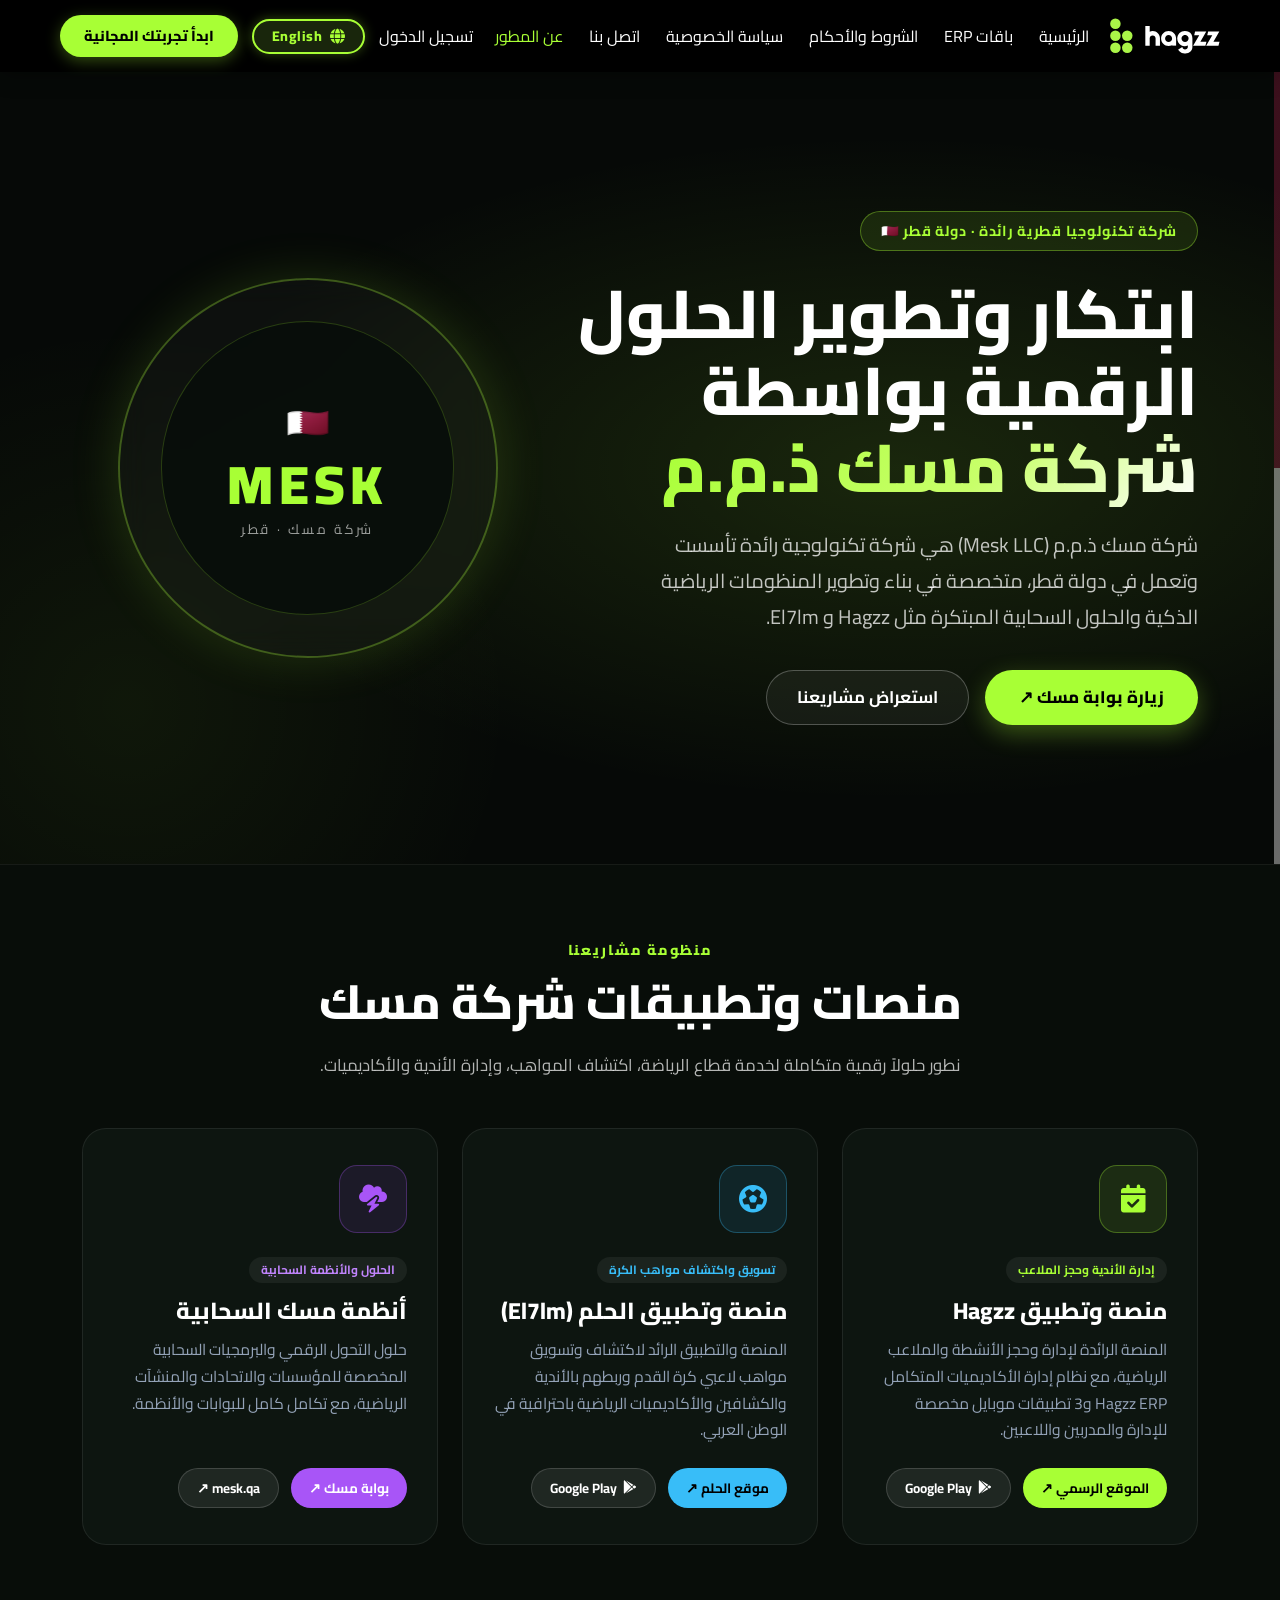
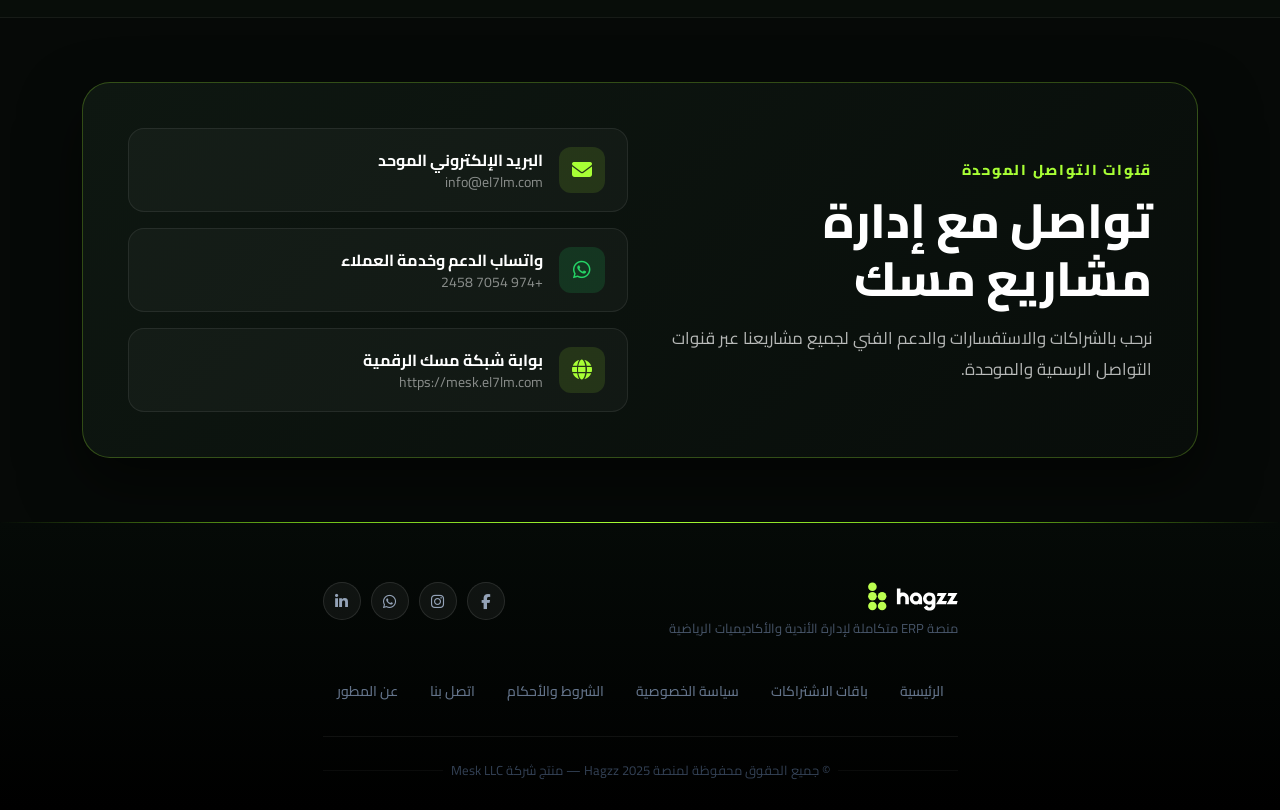
<file: mesk.html>
<!DOCTYPE html>
<html lang="en">

<head>
    <meta charset="UTF-8">
    <meta name="viewport" content="width=device-width, initial-scale=1.0">
    <meta name="description" content="Mesk LLC – A pioneering Qatari technology company and creator of Hagzz & El7lm platforms.">
    <meta name="robots" content="index, follow">
    <meta property="og:type" content="website">
    <meta property="og:url" content="https://hagzz.el7lm.com/mesk.html">
    <meta property="og:title" content="About Developer – Mesk LLC | شركة مسك ذ.م.م">
    <meta property="og:description" content="Mesk LLC is a Qatari technology company building cutting-edge digital platforms: Hagzz & El7lm.">
    <meta property="og:image" content="https://hagzz.el7lm.com/content/assets/images/icon/logo.svg">
    <link rel="icon" href="./content/assets/images/icon/tab-logo.svg">
    <title>About Developer – Mesk LLC | عن المطور – شركة مسك</title>

    <!-- Bootstrap CSS -->
    <link rel="stylesheet" href="https://cdnjs.cloudflare.com/ajax/libs/bootstrap/5.3.2/css/bootstrap.min.css"
        integrity="sha512-b2QcS5SsA8tZodcDtGRELiGv5SaKSk1vDHDaQRda0htPYWZ6046lr3kJ5bAAQdpV2mmA/4v0wQF9MyU6/pDIAg=="
        crossorigin="anonymous" / referrerpolicy="no-referrer">
    <!-- Font Awesome -->
    <link rel="stylesheet" href="https://cdnjs.cloudflare.com/ajax/libs/font-awesome/6.5.1/css/all.min.css"
        integrity="sha512-DTOQO9RWCH3ppGqcWaEA1BIZOC6xxalwEsw9c2QQeAIftl+Vegovlnee1c9QX4TctnWMn13TZye+giMm8e2LwA=="
        crossorigin="anonymous" referrerpolicy="no-referrer" / referrerpolicy="no-referrer">
    <!-- AOS -->
    <link href="https://unpkg.com/aos@2.3.1/dist/aos.css" rel="stylesheet" crossorigin="anonymous" referrerpolicy="no-referrer">
    <!-- Main CSS -->
    <link rel="stylesheet" href="./content/css/main-ltr.css?v=2.0">
    <link rel="stylesheet" href="./content/css/shared.css?v=1.0">

    <style>
        body {
            background: #060907;
            color: #ffffff;
        }

        /* ── Hero ── */
        .mesk-hero {
            position: relative;
            min-height: 88vh;
            display: flex;
            align-items: center;
            overflow: hidden;
            background: #060907;
            padding: 60px 0;
        }

        .mesk-hero__bg {
            position: absolute;
            inset: 0;
            background:
                radial-gradient(ellipse 80% 60% at 70% 50%, rgba(168, 255, 53, 0.12) 0%, transparent 70%),
                radial-gradient(ellipse 50% 80% at 10% 80%, rgba(168, 255, 53, 0.06) 0%, transparent 60%);
        }

        .mesk-hero__flag-bar {
            position: absolute;
            top: 0;
            right: 0;
            width: 6px;
            height: 100%;
            background: linear-gradient(to bottom, #8D1B3D 0%, #8D1B3D 50%, #ffffff 50%, #ffffff 100%);
            opacity: 0.4;
        }

        .mesk-hero__content {
            position: relative;
            z-index: 2;
        }

        .mesk-hero__badge {
            display: inline-flex;
            align-items: center;
            gap: 8px;
            background: rgba(168, 255, 53, 0.1);
            border: 1px solid rgba(168, 255, 53, 0.35);
            border-radius: 50px;
            padding: 8px 20px;
            font-size: 0.9rem;
            font-weight: 700;
            color: #A8FF35;
            letter-spacing: 0.05em;
            margin-bottom: 24px;
        }

        .mesk-hero__badge .dot {
            width: 8px;
            height: 8px;
            background: #A8FF35;
            border-radius: 50%;
            box-shadow: 0 0 10px #A8FF35;
        }

        .mesk-hero__title {
            font-size: clamp(2.4rem, 5.5vw, 4.2rem);
            font-weight: 900;
            line-height: 1.15;
            color: #ffffff;
            margin-bottom: 20px;
        }

        .mesk-gradient-text {
            background: linear-gradient(135deg, #A8FF35 0%, #c8ff6a 60%, #ffffff 100%);
            -webkit-background-clip: text;
            -webkit-text-fill-color: transparent;
            display: inline-block;
        }

        .mesk-hero__lead {
            font-size: clamp(1.05rem, 1.6vw, 1.25rem);
            color: rgba(255, 255, 255, 0.75);
            line-height: 1.8;
            max-width: 580px;
            margin-bottom: 35px;
        }

        .btn-mesk-primary {
            background: #A8FF35;
            color: #000;
            font-weight: 800;
            font-size: 1.05rem;
            padding: 14px 34px;
            border-radius: 50px;
            text-decoration: none;
            display: inline-flex;
            align-items: center;
            gap: 10px;
            transition: all 0.3s ease;
            box-shadow: 0 8px 25px rgba(168, 255, 53, 0.3);
            border: none;
        }

        .btn-mesk-primary:hover {
            background: #c8ff6a;
            color: #000;
            transform: translateY(-2px);
            box-shadow: 0 12px 30px rgba(168, 255, 53, 0.45);
        }

        .btn-mesk-ghost {
            color: #fff;
            font-weight: 700;
            font-size: 1.05rem;
            padding: 14px 30px;
            border-radius: 50px;
            border: 1.5px solid rgba(255, 255, 255, 0.25);
            text-decoration: none;
            display: inline-flex;
            align-items: center;
            gap: 8px;
            transition: all 0.3s ease;
            background: rgba(255, 255, 255, 0.05);
        }

        .btn-mesk-ghost:hover {
            border-color: #A8FF35;
            color: #A8FF35;
            background: rgba(168, 255, 53, 0.1);
        }

        /* ── Emblem Visual ── */
        .mesk-emblem {
            position: relative;
            z-index: 2;
            width: clamp(240px, 35vw, 380px);
            height: clamp(240px, 35vw, 380px);
            border-radius: 50%;
            border: 2px solid rgba(168, 255, 53, 0.3);
            display: flex;
            align-items: center;
            justify-content: center;
            background: rgba(255, 255, 255, 0.03);
            backdrop-filter: blur(16px);
            box-shadow: 0 0 50px rgba(168, 255, 53, 0.15);
        }

        .mesk-emblem__inner {
            width: 78%;
            height: 78%;
            border-radius: 50%;
            border: 1.5px solid rgba(168, 255, 53, 0.2);
            display: flex;
            align-items: center;
            justify-content: center;
            background: rgba(8, 14, 10, 0.85);
            flex-direction: column;
            gap: 8px;
            text-align: center;
        }

        .mesk-emblem__name {
            font-size: clamp(2.2rem, 4.5vw, 3.4rem);
            font-weight: 900;
            color: #A8FF35;
            letter-spacing: 0.1em;
            line-height: 1;
        }

        .mesk-emblem__sub {
            font-size: 0.85rem;
            color: rgba(255, 255, 255, 0.6);
            letter-spacing: 0.2em;
            text-transform: uppercase;
        }

        /* ── Section Titles ── */
        .section-tag {
            display: inline-flex;
            align-items: center;
            gap: 8px;
            color: #A8FF35;
            font-size: 0.9rem;
            font-weight: 800;
            text-transform: uppercase;
            letter-spacing: 0.12em;
            margin-bottom: 12px;
        }

        .section-title {
            font-size: clamp(2rem, 3.8vw, 3rem);
            font-weight: 900;
            color: #fff;
            line-height: 1.2;
            margin-bottom: 20px;
        }

        .section-title span {
            color: #A8FF35;
        }

        .section-body {
            color: rgba(255, 255, 255, 0.7);
            font-size: 1.05rem;
            line-height: 1.8;
        }

        /* ── Ecosystem Product Cards ── */
        .eco-card {
            background: #0d1510;
            border: 1.5px solid rgba(255, 255, 255, 0.08);
            border-radius: 24px;
            padding: 36px 30px;
            transition: all 0.35s ease;
            height: 100%;
            display: flex;
            flex-direction: column;
            position: relative;
            overflow: hidden;
        }

        .eco-card::before {
            content: '';
            position: absolute;
            top: 0;
            right: 0;
            left: 0;
            height: 4px;
            background: transparent;
            transition: background 0.3s ease;
        }

        .eco-card:hover {
            transform: translateY(-8px);
            border-color: rgba(168, 255, 53, 0.4);
            box-shadow: 0 20px 40px rgba(0, 0, 0, 0.6), 0 0 30px rgba(168, 255, 53, 0.15);
        }

        .eco-card:hover::before {
            background: linear-gradient(90deg, #A8FF35, #10b981);
        }

        .eco-card__icon-box {
            width: 68px;
            height: 68px;
            border-radius: 18px;
            background: rgba(168, 255, 53, 0.1);
            border: 1px solid rgba(168, 255, 53, 0.3);
            display: flex;
            align-items: center;
            justify-content: center;
            margin-bottom: 24px;
            font-size: 28px;
            color: #A8FF35;
        }

        .eco-card__badge {
            display: inline-block;
            background: rgba(255, 255, 255, 0.06);
            color: #A8FF35;
            font-size: 12px;
            font-weight: 700;
            padding: 4px 12px;
            border-radius: 50px;
            margin-bottom: 14px;
            width: fit-content;
        }

        .eco-card__title {
            font-size: 1.45rem;
            font-weight: 800;
            color: #fff;
            margin-bottom: 12px;
        }

        .eco-card__desc {
            color: #94a3b8;
            font-size: 0.98rem;
            line-height: 1.7;
            margin-bottom: 24px;
            flex-grow: 1;
        }

        .eco-card__links {
            display: flex;
            gap: 12px;
            flex-wrap: wrap;
        }

        .eco-link-btn {
            font-size: 13.5px;
            font-weight: 700;
            padding: 9px 18px;
            border-radius: 50px;
            text-decoration: none;
            display: inline-flex;
            align-items: center;
            gap: 6px;
            transition: all 0.25s ease;
        }

        .eco-link-btn.primary {
            background: #A8FF35;
            color: #000;
        }

        .eco-link-btn.primary:hover {
            background: #c8ff6a;
            color: #000;
        }

        .eco-link-btn.secondary {
            background: rgba(255, 255, 255, 0.08);
            color: #fff;
            border: 1px solid rgba(255, 255, 255, 0.15);
        }

        .eco-link-btn.secondary:hover {
            background: rgba(255, 255, 255, 0.15);
            color: #fff;
        }

        /* ── Contact & Network Strip ── */
        .network-box {
            background: linear-gradient(135deg, #0e1711 0%, #080d0a 100%);
            border: 1.5px solid rgba(168, 255, 53, 0.25);
            border-radius: 28px;
            padding: 45px;
            box-shadow: 0 25px 60px rgba(0, 0, 0, 0.5);
        }

        .contact-channel-item {
            display: flex;
            align-items: center;
            gap: 16px;
            background: rgba(255, 255, 255, 0.03);
            border: 1px solid rgba(255, 255, 255, 0.08);
            border-radius: 16px;
            padding: 18px 22px;
            text-decoration: none;
            color: #fff;
            transition: all 0.3s ease;
        }

        .contact-channel-item:hover {
            background: rgba(168, 255, 53, 0.08);
            border-color: #A8FF35;
            color: #A8FF35;
            transform: translateY(-3px);
        }

        .contact-channel-icon {
            width: 46px;
            height: 46px;
            border-radius: 12px;
            background: rgba(168, 255, 53, 0.12);
            color: #A8FF35;
            display: flex;
            align-items: center;
            justify-content: center;
            font-size: 20px;
            flex-shrink: 0;
        }
    </style>
    <!-- Google Fonts: Cairo & Tajawal (Unified Arabic Typography) -->
    <link rel="preconnect" href="https://fonts.googleapis.com">
    <link rel="preconnect" href="https://fonts.gstatic.com" crossorigin>
    <link href="https://fonts.googleapis.com/css2?family=Cairo:wght@300;400;500;600;700;800;900&family=Tajawal:wght@400;500;700;800&display=swap" rel="stylesheet" crossorigin="anonymous" referrerpolicy="no-referrer">
    <!-- Microsoft Clarity -->
    <script type="text/javascript">
        (function(c,l,a,r,i,t,y){
            c[a]=c[a]||function(){(c[a].q=c[a].q||[]).push(arguments)};
            t=l.createElement(r);t.async=1;t.src="https://www.clarity.ms/tag/"+i;
            y=l.getElementsByTagName(r)[0];y.parentNode.insertBefore(t,y);
        })(window, document, "clarity", "script", "wmi3qhewxq");
    </script>
</head>

<body>

    <!-- ── Official Unified Header ── -->
    <header id="header">
        <div class="navsbar">
            <div class="navsbar__logo">
                <a href="./index.html" class="d-flex align-items-center">
                    <img src="./content/assets/images/icon/logo.svg" alt="Hagzz logo">
                </a>
            </div>
            <ul class="navsbar__list">
                <li><a href="./index.html" data-en="Home" data-ar="الرئيسية">الرئيسية</a></li>
                <li><a href="./pricing.html" data-en="ERP Packages" data-ar="باقات <span class='bidi-eng'>ERP</span>">باقات ERP</a></li>
                <li><a href="./termsAndConditions.html" data-en="Terms and Conditions" data-ar="الشروط والأحكام">الشروط والأحكام</a></li>
                <li><a href="./privacy.html" data-en="Privacy Policy" data-ar="سياسة الخصوصية">سياسة الخصوصية</a></li>
                <li><a href="./contact.html" data-en="Contact Us" data-ar="اتصل بنا">اتصل بنا</a></li>
                <li><a href="./mesk.html" class="active" data-en="About Developer" data-ar="عن المطور">عن المطور</a></li>
            </ul>
            <div class="navsbar__user">
                <a href="https://partner.hagzz.el7lm.com/partner/login" class="navsbar__user__login" data-en="Login" data-ar="تسجيل الدخول">تسجيل الدخول</a>
                <button id="lang-toggle" class="lang-toggle-btn" aria-label="Switch language">
                    <i class="fa-solid fa-globe"></i> <span>English</span>
                </button>
                <a href="https://wa.me/97470542458?text=%D9%85%D8%B1%D8%AD%D8%A8%D8%A7%D9%8B%D8%8C%20%D8%A3%D8%B1%D9%8A%D8%AF%20%D8%A7%D9%84%D8%A7%D8%B4%D8%AA%D8%B1%D8%A7%D9%83%20%D9%81%D9%8A%20%D9%86%D8%B8%D8%A7%D9%85%20Hagzz%20ERP" target="_blank" class="navsbar__user__partner" data-en="Start Free Trial" data-ar="ابدأ تجربتك المجانية">ابدأ تجربتك المجانية</a>
            </div>
            <button class="navsbar__hamborg-tab navbar-toggler" type="button" data-bs-toggle="offcanvas"
                data-bs-target="#offcanvasNavbar" aria-controls="offcanvasNavbar" aria-label="Toggle menu">
                <i class="fa-solid fa-bars"></i>
            </button>
        </div>
    </header>

    <!-- Mobile Offcanvas Menu -->
    <div class="offcanvas navsbar__mobile offcanvas-top" tabindex="-1" id="offcanvasNavbar"
        aria-labelledby="offcanvasNavbarLabel">
        <div class="offcanvas-header me-auto ms-0 pb-0">
            <button type="button" class="btn-close btn-close-white" data-bs-dismiss="offcanvas" aria-label="Close"></button>
        </div>
        <div class="offcanvas-body p-0">
            <ul class="navsbar__mobile__list justify-content-end text-center">
                <li><a href="./index.html" data-en="Home" data-ar="الرئيسية">الرئيسية</a></li>
                <li><a href="./pricing.html" data-en="ERP Packages" data-ar="باقات <span class='bidi-eng'>ERP</span>">باقات ERP</a></li>
                <li><a href="./termsAndConditions.html" data-en="Terms and Conditions" data-ar="الشروط والأحكام">الشروط والأحكام</a></li>
                <li><a href="./privacy.html" data-en="Privacy Policy" data-ar="سياسة الخصوصية">سياسة الخصوصية</a></li>
                <li><a href="./contact.html" data-en="Contact Us" data-ar="اتصل بنا">اتصل بنا</a></li>
                <li><a href="./mesk.html" class="active" data-en="About Developer" data-ar="عن المطور">عن المطور</a></li>
                <li class="py-2">
                    <button id="lang-toggle-mobile" class="lang-toggle-btn" style="margin:0 auto;" aria-label="Switch language">
                        <i class="fa-solid fa-globe"></i> <span>English</span>
                    </button>
                </li>
                <li><a href="https://partner.hagzz.el7lm.com/partner/login" class="navsbar__user__login" data-en="Login" data-ar="تسجيل الدخول">تسجيل الدخول</a></li>
                <li class="pt-2">
                    <a href="https://wa.me/97470542458?text=%D9%85%D8%B1%D8%AD%D8%A8%D8%A7%D9%8B%D8%8C%20%D8%A3%D8%B1%D9%8A%D8%AF%20%D8%A7%D9%84%D8%A7%D8%B4%D8%AA%D8%B1%D8%A7%D9%83%20%D9%81%D9%8A%20%D9%86%D8%B8%D8%A7%D9%85%20Hagzz%20ERP" target="_blank" class="navsbar__user__partner" data-en="Start Free Trial" data-ar="ابدأ تجربتك المجانية">ابدأ تجربتك المجانية</a>
                </li>
            </ul>
        </div>
    </div>

    <main>
        <!-- ─── HERO ─── -->
        <section class="mesk-hero">
            <div class="mesk-hero__bg"></div>
            <div class="mesk-hero__flag-bar"></div>
            <div class="container">
                <div class="row align-items-center gy-5">

                    <!-- Left: Text -->
                    <div class="col-lg-7" data-aos="fade-right" data-aos-duration="800">
                        <div class="mesk-hero__content">
                            <div class="mesk-hero__badge" data-en="Qatari Tech Company · Qatar 🇶🇦" data-ar="شركة تكنولوجيا قطرية رائدة · دولة قطر 🇶🇦">
                                <span class="dot"></span>
                                شركة تكنولوجيا قطرية رائدة · دولة قطر 🇶🇦
                            </div>
                            <h1 class="mesk-hero__title">
                                <span data-en="Pioneering Digital Platforms by" data-ar="ابتكار وتطوير الحلول الرقمية بواسطة">ابتكار وتطوير الحلول الرقمية بواسطة</span><br>
                                <span class="mesk-gradient-text" data-en="Mesk LLC" data-ar="شركة مسك ذ.م.م">شركة مسك ذ.م.م</span>
                            </h1>
                            <p class="mesk-hero__lead" data-en="Mesk LLC is a forward-thinking technology company based in the State of Qatar, creating cutting-edge digital sports ecosystems and cloud applications including Hagzz & El7lm." data-ar="شركة مسك ذ.م.م (Mesk LLC) هي شركة تكنولوجية رائدة تأسست وتعمل في دولة قطر، متخصصة في بناء وتطوير المنظومات الرياضية الذكية والحلول السحابية المبتكرة مثل Hagzz و El7lm.">
                                شركة مسك ذ.م.م (Mesk LLC) هي شركة تكنولوجية رائدة تأسست وتعمل في دولة قطر، متخصصة في بناء وتطوير المنظومات الرياضية الذكية والحلول السحابية المبتكرة مثل Hagzz و El7lm.
                            </p>
                            <div class="d-flex gap-3 flex-wrap">
                                <a href="https://mesk.el7lm.com" target="_blank" class="btn-mesk-primary" data-en="Visit Mesk Portal ↗" data-ar="زيارة بوابة مسك ↗">
                                    زيارة بوابة مسك ↗
                                </a>
                                <a href="#ecosystem" class="btn-mesk-ghost" data-en="Explore Products" data-ar="استعراض مشاريعنا">
                                    استعراض مشاريعنا
                                </a>
                            </div>
                        </div>
                    </div>

                    <!-- Right: Emblem visual -->
                    <div class="col-lg-5 d-flex justify-content-center" data-aos="fade-left" data-aos-duration="900">
                        <div class="mesk-emblem">
                            <div class="mesk-emblem__inner">
                                <span style="font-size: 2.2rem;">🇶🇦</span>
                                <span class="mesk-emblem__name">MESK</span>
                                <span class="mesk-emblem__sub" data-en="LLC · QATAR" data-ar="شركة مسك · قطر">شركة مسك · قطر</span>
                            </div>
                        </div>
                    </div>

                </div>
            </div>
        </section>

        <!-- ─── PRODUCTS & ECOSYSTEM SHOWCASE ─── -->
        <section class="py-5" id="ecosystem" style="background: #080d09; border-top: 1px solid rgba(255,255,255,0.06); border-bottom: 1px solid rgba(255,255,255,0.06);">
            <div class="container py-4">
                <div class="text-center mb-5" data-aos="fade-up">
                    <div class="section-tag" data-en="Digital Ecosystem" data-ar="منظومة مشاريعنا">منظومة مشاريعنا</div>
                    <h2 class="section-title" data-en="Innovative Platforms by Mesk" data-ar="منصات وتطبيقات شركة مسك">
                        منصات وتطبيقات <span>شركة مسك</span>
                    </h2>
                    <p class="section-body mx-auto" style="max-width: 650px;" data-en="Explore our portfolio of sports technology, talent marketing, and enterprise management platforms." data-ar="نطور حلولاً رقمية متكاملة لخدمة قطاع الرياضة، اكتشاف المواهب، وإدارة الأندية والأكاديميات.">
                        نطور حلولاً رقمية متكاملة لخدمة قطاع الرياضة، اكتشاف المواهب، وإدارة الأندية والأكاديميات.
                    </p>
                </div>

                <div class="row g-4">
                    <!-- Product 1: Hagzz ERP & Booking -->
                    <div class="col-lg-4 col-md-6" data-aos="fade-up" data-aos-delay="0">
                        <div class="eco-card">
                            <div class="eco-card__icon-box">
                                <i class="fa-solid fa-calendar-check"></i>
                            </div>
                            <span class="eco-card__badge" data-en="Sports ERP & Booking" data-ar="إدارة الأندية وحجز الملاعب">إدارة الأندية وحجز الملاعب</span>
                            <h3 class="eco-card__title" data-en="Hagzz (حجز)" data-ar="منصة وتطبيق Hagzz">منصة وتطبيق Hagzz</h3>
                            <p class="eco-card__desc" data-en="The comprehensive sports management and booking platform. Includes full Cloud ERP for academies, attendance tracking, player billing, and mobile apps." data-ar="المنصة الرائدة لإدارة وحجز الأنشطة والملاعب الرياضية، مع نظام إدارة الأكاديميات المتكامل Hagzz ERP و3 تطبيقات موبايل مخصصة للإدارة والمدربين واللاعبين.">
                                المنصة الرائدة لإدارة وحجز الأنشطة والملاعب الرياضية، مع نظام إدارة الأكاديميات المتكامل Hagzz ERP و3 تطبيقات موبايل مخصصة للإدارة والمدربين واللاعبين.
                            </p>
                            <div class="eco-card__links">
                                <a href="https://hagzz.el7lm.com" target="_blank" class="eco-link-btn primary" data-en="Website ↗" data-ar="الموقع الرسمي ↗">الموقع الرسمي ↗</a>
                                <a href="https://play.google.com/store/apps/details?id=com.unlimitedhagzz.hagzz" target="_blank" class="eco-link-btn secondary">
                                    <i class="fa-brands fa-google-play"></i> Google Play
                                </a>
                            </div>
                        </div>
                    </div>

                    <!-- Product 2: El7lm Platform -->
                    <div class="col-lg-4 col-md-6" data-aos="fade-up" data-aos-delay="100">
                        <div class="eco-card">
                            <div class="eco-card__icon-box" style="background: rgba(56, 189, 248, 0.1); border-color: rgba(56, 189, 248, 0.3); color: #38bdf8;">
                                <i class="fa-solid fa-futbol"></i>
                            </div>
                            <span class="eco-card__badge" style="color: #38bdf8;" data-en="Football Talent Scouting" data-ar="تسويق واكتشاف مواهب الكرة">تسويق واكتشاف مواهب الكرة</span>
                            <h3 class="eco-card__title" data-en="El7lm (منصة الحلم)" data-ar="منصة وتطبيق الحلم (El7lm)">منصة وتطبيق الحلم (El7lm)</h3>
                            <p class="eco-card__desc" data-en="The premier football talent discovery and marketing application. Connecting aspiring players with certified scouts, professional clubs, and sports academies across the Arab world." data-ar="المنصة والتطبيق الرائد لاكتشاف وتسويق مواهب لاعبي كرة القدم وربطهم بالأندية والكشافين والأكاديميات الرياضية باحترافية في الوطن العربي.">
                                المنصة والتطبيق الرائد لاكتشاف وتسويق مواهب لاعبي كرة القدم وربطهم بالأندية والكشافين والأكاديميات الرياضية باحترافية في الوطن العربي.
                            </p>
                            <div class="eco-card__links">
                                <a href="https://www.el7lm.com" target="_blank" class="eco-link-btn primary" style="background: #38bdf8; color: #000;" data-en="Website ↗" data-ar="موقع الحلم ↗">موقع الحلم ↗</a>
                                <a href="https://play.google.com/store/apps/details?id=com.el7lm.el7lm_mobile" target="_blank" class="eco-link-btn secondary">
                                    <i class="fa-brands fa-google-play"></i> Google Play
                                </a>
                            </div>
                        </div>
                    </div>

                    <!-- Product 3: Mesk Enterprise & Cloud -->
                    <div class="col-lg-4 col-md-6" data-aos="fade-up" data-aos-delay="200">
                        <div class="eco-card">
                            <div class="eco-card__icon-box" style="background: rgba(168, 85, 247, 0.1); border-color: rgba(168, 85, 247, 0.3); color: #a855f7;">
                                <i class="fa-solid fa-cloud-bolt"></i>
                            </div>
                            <span class="eco-card__badge" style="color: #c084fc;" data-en="Enterprise Cloud Solutions" data-ar="الحلول والأنظمة السحابية">الحلول والأنظمة السحابية</span>
                            <h3 class="eco-card__title" data-en="Mesk Cloud Systems" data-ar="أنظمة مسك السحابية">أنظمة مسك السحابية</h3>
                            <p class="eco-card__desc" data-en="Custom digital transformation, cloud infrastructures, and ERP solutions tailored for businesses, sports federations, and sports facilities." data-ar="حلول التحول الرقمي والبرمجيات السحابية المخصصة للمؤسسات والاتحادات والمنشآت الرياضية، مع تكامل كامل للبوابات والأنظمة.">
                                حلول التحول الرقمي والبرمجيات السحابية المخصصة للمؤسسات والاتحادات والمنشآت الرياضية، مع تكامل كامل للبوابات والأنظمة.
                            </p>
                            <div class="eco-card__links">
                                <a href="https://mesk.el7lm.com" target="_blank" class="eco-link-btn primary" style="background: #a855f7; color: #fff;" data-en="Mesk Portal ↗" data-ar="بوابة مسك ↗">بوابة مسك ↗</a>
                                <a href="https://www.mesk.qa" target="_blank" class="eco-link-btn secondary" data-en="mesk.qa ↗" data-ar="mesk.qa ↗">mesk.qa ↗</a>
                            </div>
                        </div>
                    </div>
                </div>
            </div>
        </section>

        <!-- ─── UNIFIED CONTACT & NETWORK CHANNELS ─── -->
        <section class="py-5 my-3">
            <div class="container">
                <div class="network-box" data-aos="fade-up">
                    <div class="row align-items-center gy-4">
                        <div class="col-lg-6">
                            <div class="section-tag" data-en="Central Contact" data-ar="قنوات التواصل الموحدة">قنوات التواصل الموحدة</div>
                            <h2 class="section-title mb-3" data-en="Connect with Mesk Ecosystem" data-ar="تواصل مع إدارة مشاريع مسك">
                                تواصل مع إدارة <span>مشاريع مسك</span>
                            </h2>
                            <p class="section-body mb-0" data-en="We welcome partnerships, investment inquiries, and technical support across all our platforms." data-ar="نرحب بالشراكات والاستفسارات والدعم الفني لجميع مشاريعنا عبر قنوات التواصل الرسمية والموحدة.">
                                نرحب بالشراكات والاستفسارات والدعم الفني لجميع مشاريعنا عبر قنوات التواصل الرسمية والموحدة.
                            </p>
                        </div>
                        <div class="col-lg-6">
                            <div class="d-flex flex-column gap-3">
                                <a href="mailto:info@el7lm.com" class="contact-channel-item">
                                    <div class="contact-channel-icon"><i class="fa-solid fa-envelope"></i></div>
                                    <div>
                                        <div class="fw-bold" data-en="Unified Central Email" data-ar="البريد الإلكتروني الموحد">البريد الإلكتروني الموحد</div>
                                        <div class="text-white-50 small">info@el7lm.com</div>
                                    </div>
                                </a>
                                <a href="https://wa.me/97470542458" target="_blank" class="contact-channel-item">
                                    <div class="contact-channel-icon" style="background: rgba(37, 211, 102, 0.15); color: #25d366;"><i class="fa-brands fa-whatsapp"></i></div>
                                    <div>
                                        <div class="fw-bold" data-en="Official WhatsApp Support" data-ar="واتساب الدعم وخدمة العملاء">واتساب الدعم وخدمة العملاء</div>
                                        <div class="text-white-50 small">+974 7054 2458</div>
                                    </div>
                                </a>
                                <a href="https://mesk.el7lm.com" target="_blank" class="contact-channel-item">
                                    <div class="contact-channel-icon"><i class="fa-solid fa-globe"></i></div>
                                    <div>
                                        <div class="fw-bold" data-en="Mesk Digital Network" data-ar="بوابة شبكة مسك الرقمية">بوابة شبكة مسك الرقمية</div>
                                        <div class="text-white-50 small">https://mesk.el7lm.com</div>
                                    </div>
                                </a>
                            </div>
                        </div>
                    </div>
                </div>
            </div>
        </section>
    </main>

    <!-- ── Official Unified Footer ── -->

    <!-- UNIFIED FOOTER -->
    <footer class="site-footer">
      <div class="footer-inner">
        <div class="footer-brand-row">
          <div class="footer-brand-logo">
            <a href="./index.html"><img src="./content/assets/images/icon/logo.svg" alt="Hagzz logo"></a>
            <div class="footer-brand-tagline"
              data-en="Integrated ERP Platform for Sports Clubs &amp; Academies"
              data-ar="منصة ERP متكاملة لإدارة الأندية والأكاديميات الرياضية">منصة ERP متكاملة لإدارة الأندية والأكاديميات</div>
          </div>
          <div class="footer-social">
            <a href="https://www.facebook.com/hagzzapp/" target="_blank" class="soc-btn" aria-label="Facebook"><i class="fa-brands fa-facebook-f"></i></a>
            <a href="https://www.instagram.com/hagzzapp/" target="_blank" class="soc-btn" aria-label="Instagram"><i class="fa-brands fa-instagram"></i></a>
            <a href="https://wa.me/97470542458" target="_blank" class="soc-btn" aria-label="WhatsApp"><i class="fa-brands fa-whatsapp"></i></a>
            <a href="https://www.linkedin.com/company/hagzz/" target="_blank" class="soc-btn" aria-label="LinkedIn"><i class="fa-brands fa-linkedin-in"></i></a>
          </div>
        </div>
        <div class="footer-links-row">
          <nav class="footer-nav" aria-label="Footer navigation">
            <a href="./index.html" data-en="Home" data-ar="الرئيسية">الرئيسية</a>
            <a href="./pricing.html" data-en="ERP Packages" data-ar="باقات الاشتراكات">باقات الاشتراكات</a>
            <a href="./privacy.html" data-en="Privacy Policy" data-ar="سياسة الخصوصية">سياسة الخصوصية</a>
            <a href="./termsAndConditions.html" data-en="Terms &amp; Conditions" data-ar="الشروط والأحكام">الشروط والأحكام</a>
            <a href="./contact.html" data-en="Contact Us" data-ar="اتصل بنا">اتصل بنا</a>
            <a href="./mesk.html" data-en="About Developer" data-ar="عن المطور">عن المطور</a>
          </nav>
        </div>
        <div class="footer-copyright"
          data-en="&copy; All rights reserved to Hagzz 2025 &mdash; A product of Mesk LLC"
          data-ar="&copy; جميع الحقوق محفوظة لمنصة Hagzz 2025 &mdash; منتج شركة Mesk LLC">&copy; جميع الحقوق محفوظة لمنصة Hagzz 2025 &mdash; منتج شركة Mesk LLC</div>
      </div>
    </footer>


    <!-- Bootstrap 5 JS & AOS -->
    <script src="https://cdnjs.cloudflare.com/ajax/libs/bootstrap/5.3.2/js/bootstrap.bundle.min.js"
        integrity="sha512-X/YkDZyjTf4wyc2Vy16YGCPHwAY8rZJY+POgokZjQB2mhIRFJCckEGc6YyX9eNsPfn0PzThEuNs+uaomE5CO6A=="
        crossorigin="anonymous"></script>
    <script src="https://unpkg.com/aos@2.3.1/dist/aos.js"></script>
    <script src="./content/js/general.js"></script>
    <script src="./content/js/lang.js"></script>
    <script>
        AOS.init({ once: true });
    </script>
</body>

</html>
</file>
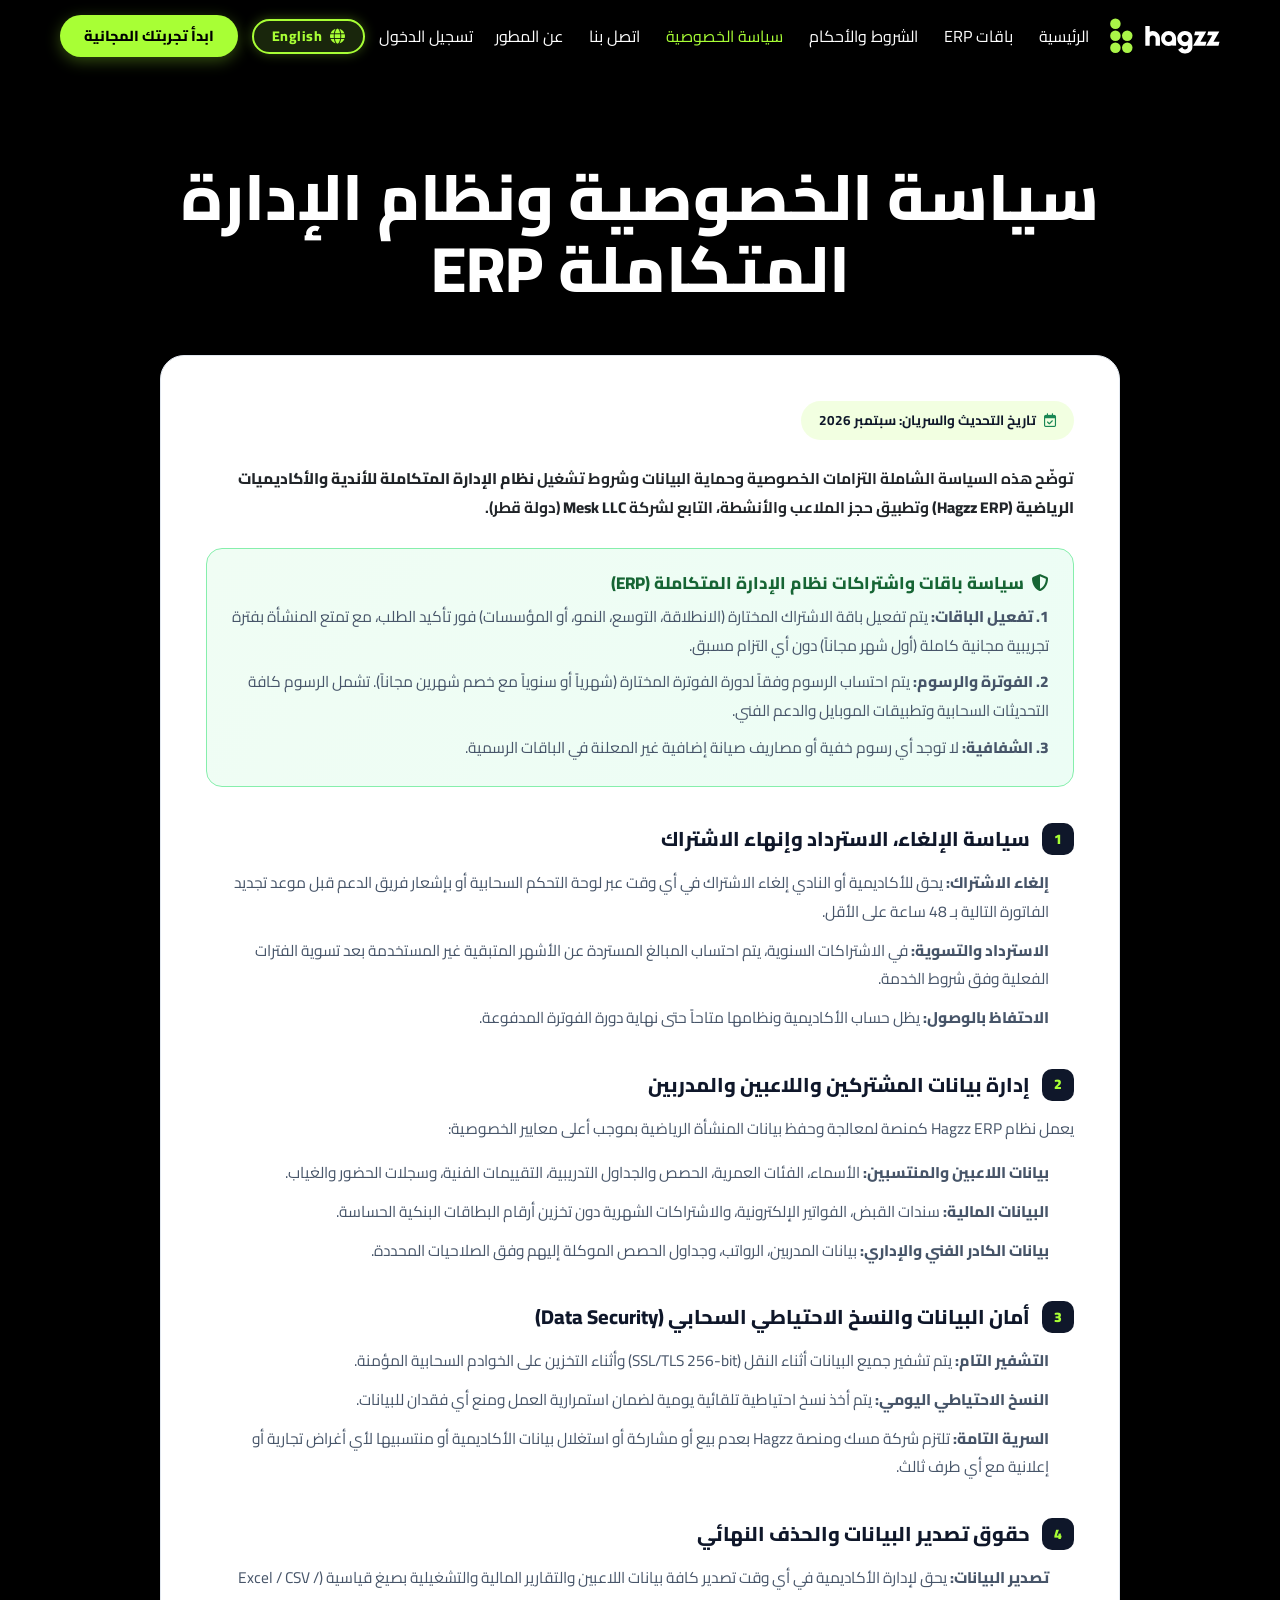
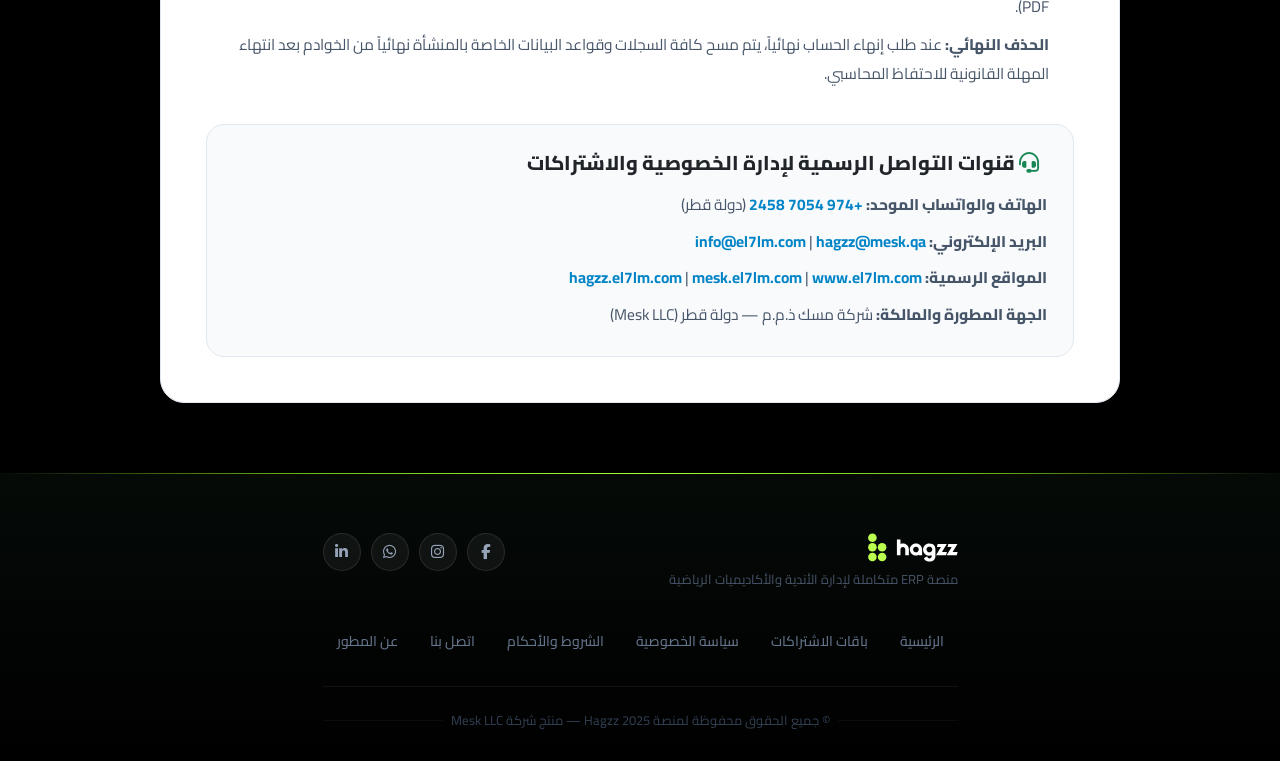
<file: privacy.html>
<!DOCTYPE html>
<html lang="en">

<head>
    <meta charset="UTF-8">
    <meta name="viewport" content="width=device-width, initial-scale=1.0">
    <meta name="description" content="Privacy Policy and Integrated ERP Terms for Hagzz platform and mobile applications.">
    <meta name="robots" content="index, follow">
    <meta property="og:title" content="Privacy Policy & ERP Terms – Hagzz">
    <meta property="og:description" content="Privacy Policy & Integrated ERP System Terms for Hagzz platform.">
    <link rel="icon" href="./content/assets/images/icon/tab-logo.svg">
    <title>Privacy Policy | سياسة الخصوصية ونظام ERP – Hagzz</title>

    <!-- Global bootstrap CDN V5.3.2 -->
    <link rel="stylesheet" href="https://cdnjs.cloudflare.com/ajax/libs/bootstrap/5.3.2/css/bootstrap.min.css"
        integrity="sha512-b2QcS5SsA8tZodcDtGRELiGv5SaKSk1vDHDaQRda0htPYWZ6046lr3kJ5bAAQdpV2mmA/4v0wQF9MyU6/pDIAg=="
        crossorigin="anonymous" / referrerpolicy="no-referrer">
    <!-- Font Awesome CDN V6.5.1 -->
    <link rel="stylesheet" href="https://cdnjs.cloudflare.com/ajax/libs/font-awesome/6.5.1/css/all.min.css"
        integrity="sha512-DTOQO9RWCH3ppGqcWaEA1BIZOC6xxalwEsw9c2QQeAIftl+Vegovlnee1c9QX4TctnWMn13TZye+giMm8e2LwA=="
        crossorigin="anonymous" referrerpolicy="no-referrer" / referrerpolicy="no-referrer">
    <!-- Global main css file -->
    <link rel="stylesheet" href="./content/css/main-ltr.css?v=2.0">
    <link rel="stylesheet" href="./content/css/shared.css?v=1.0">

    <style>
        .policy-container {
            max-width: 1000px;
            margin: -40px auto 70px;
            padding: 0 20px;
            position: relative;
            z-index: 10;
        }

        .policy-card {
            background: #ffffff;
            border-radius: 24px;
            padding: 45px;
            box-shadow: 0 20px 50px rgba(0, 0, 0, 0.06);
            border: 1px solid #e2e8f0;
            line-height: 1.85;
        }

        .policy-meta {
            display: inline-flex;
            align-items: center;
            gap: 8px;
            background: rgba(168, 255, 53, 0.15);
            color: #0f172a;
            padding: 7px 18px;
            border-radius: 50px;
            font-size: 13.5px;
            font-weight: 700;
            margin-bottom: 25px;
        }

        .policy-section-title {
            color: #0f172a;
            font-size: 20px;
            font-weight: 800;
            margin-top: 36px;
            margin-bottom: 14px;
            display: flex;
            align-items: center;
            gap: 12px;
        }

        .policy-section-title .section-num {
            display: inline-flex;
            align-items: center;
            justify-content: center;
            width: 32px;
            height: 32px;
            background: #0f172a;
            color: #A8FF35;
            border-radius: 10px;
            font-size: 14px;
            font-weight: 900;
            flex-shrink: 0;
        }

        .policy-card p, .policy-card li {
            color: #475569;
            font-size: 15.5px;
        }

        .policy-card ul {
            padding-right: 25px;
            padding-left: 25px;
            margin-bottom: 20px;
        }

        .policy-card li {
            margin-bottom: 10px;
        }

        .erp-highlight-box {
            background: linear-gradient(135deg, #f0fdf4 0%, #ecfdf5 100%);
            border: 1.5px solid #86efac;
            border-radius: 16px;
            padding: 24px;
            margin: 25px 0;
        }

        .erp-highlight-box h4 {
            color: #166534;
            font-size: 17px;
            font-weight: 800;
            margin-bottom: 10px;
            display: flex;
            align-items: center;
            gap: 8px;
        }

        .contact-box-policy {
            background: #f8fafc;
            border: 1.5px solid #e2e8f0;
            border-radius: 18px;
            padding: 26px;
            margin-top: 35px;
        }

        .contact-box-policy a {
            color: #0284c7;
            font-weight: 700;
            text-decoration: none;
        }

        .contact-box-policy a:hover {
            text-decoration: underline;
        }

        /* Language visibility switch */
        html[lang="en"] .lang-ar-content { display: none !important; }
        html[lang="ar"] .lang-en-content { display: none !important; }
    </style>
    <!-- Google Fonts: Cairo & Tajawal (Unified Arabic Typography) -->
    <link rel="preconnect" href="https://fonts.googleapis.com">
    <link rel="preconnect" href="https://fonts.gstatic.com" crossorigin>
    <link href="https://fonts.googleapis.com/css2?family=Cairo:wght@300;400;500;600;700;800;900&family=Tajawal:wght@400;500;700;800&display=swap" rel="stylesheet" crossorigin="anonymous" referrerpolicy="no-referrer">
    <!-- Microsoft Clarity -->
    <script type="text/javascript">
        (function(c,l,a,r,i,t,y){
            c[a]=c[a]||function(){(c[a].q=c[a].q||[]).push(arguments)};
            t=l.createElement(r);t.async=1;t.src="https://www.clarity.ms/tag/"+i;
            y=l.getElementsByTagName(r)[0];y.parentNode.insertBefore(t,y);
        })(window, document, "clarity", "script", "wmi3qhewxq");
    </script>
</head>

<body>

    <!-- ── Official Unified Header ── -->
    <header id="header">
        <div class="navsbar">
            <div class="navsbar__logo">
                <a href="./index.html" class="d-flex align-items-center">
                    <img src="./content/assets/images/icon/logo.svg" alt="Hagzz logo">
                </a>
            </div>
            <ul class="navsbar__list">
                <li><a href="./index.html" data-en="Home" data-ar="الرئيسية">الرئيسية</a></li>
                <li><a href="./pricing.html" data-en="ERP Packages" data-ar="باقات <span class='bidi-eng'>ERP</span>">باقات ERP</a></li>
                <li><a href="./termsAndConditions.html" data-en="Terms and Conditions" data-ar="الشروط والأحكام">الشروط والأحكام</a></li>
                <li><a href="./privacy.html" class="active" data-en="Privacy Policy" data-ar="سياسة الخصوصية">سياسة الخصوصية</a></li>
                <li><a href="./contact.html" data-en="Contact Us" data-ar="اتصل بنا">اتصل بنا</a></li>
                <li><a href="./mesk.html" data-en="About Developer" data-ar="عن المطور">عن المطور</a></li>
            </ul>
            <div class="navsbar__user">
                <a href="https://partner.hagzz.el7lm.com/partner/login" class="navsbar__user__login" data-en="Login" data-ar="تسجيل الدخول">تسجيل الدخول</a>
                <button id="lang-toggle" class="lang-toggle-btn" aria-label="Switch language">
                    <i class="fa-solid fa-globe"></i> <span>English</span>
                </button>
                <a href="https://wa.me/97470542458?text=%D9%85%D8%B1%D8%AD%D8%A8%D8%A7%D9%8B%D8%8C%20%D8%A3%D8%B1%D9%8A%D8%AF%20%D8%A7%D9%84%D8%A7%D8%B4%D8%AA%D8%B1%D8%A7%D9%83%20%D9%81%D9%8A%20%D9%86%D8%B8%D8%A7%D9%85%20Hagzz%20ERP" target="_blank" class="navsbar__user__partner" data-en="Start Free Trial" data-ar="ابدأ تجربتك المجانية">ابدأ تجربتك المجانية</a>
            </div>
            <button class="navsbar__hamborg-tab navbar-toggler" type="button" data-bs-toggle="offcanvas"
                data-bs-target="#offcanvasNavbar" aria-controls="offcanvasNavbar" aria-label="Toggle menu">
                <i class="fa-solid fa-bars"></i>
            </button>
        </div>
    </header>

    <!-- Mobile Offcanvas Menu -->
    <div class="offcanvas navsbar__mobile offcanvas-top" tabindex="-1" id="offcanvasNavbar"
        aria-labelledby="offcanvasNavbarLabel">
        <div class="offcanvas-header me-auto ms-0 pb-0">
            <button type="button" class="btn-close btn-close-white" data-bs-dismiss="offcanvas" aria-label="Close"></button>
        </div>
        <div class="offcanvas-body p-0">
            <ul class="navsbar__mobile__list justify-content-end text-center">
                <li><a href="./index.html" data-en="Home" data-ar="الرئيسية">الرئيسية</a></li>
                <li><a href="./pricing.html" data-en="ERP Packages" data-ar="باقات <span class='bidi-eng'>ERP</span>">باقات ERP</a></li>
                <li><a href="./termsAndConditions.html" data-en="Terms and Conditions" data-ar="الشروط والأحكام">الشروط والأحكام</a></li>
                <li><a href="./privacy.html" class="active" data-en="Privacy Policy" data-ar="سياسة الخصوصية">سياسة الخصوصية</a></li>
                <li><a href="./contact.html" data-en="Contact Us" data-ar="اتصل بنا">اتصل بنا</a></li>
                <li><a href="./mesk.html" data-en="About Developer" data-ar="عن المطور">عن المطور</a></li>
                <li class="py-2">
                    <button id="lang-toggle-mobile" class="lang-toggle-btn" style="margin:0 auto;" aria-label="Switch language">
                        <i class="fa-solid fa-globe"></i> <span>English</span>
                    </button>
                </li>
                <li><a href="https://partner.hagzz.el7lm.com/partner/login" class="navsbar__user__login" data-en="Login" data-ar="تسجيل الدخول">تسجيل الدخول</a></li>
                <li class="pt-2">
                    <a href="https://wa.me/97470542458?text=%D9%85%D8%B1%D8%AD%D8%A8%D8%A7%D9%8B%D8%8C%20%D8%A3%D8%B1%D9%8A%D8%AF%20%D8%A7%D9%84%D8%A7%D8%B4%D8%AA%D8%B1%D8%A7%D9%83%20%D9%81%D9%8A%20%D9%86%D8%B8%D8%A7%D9%85%20Hagzz%20ERP" target="_blank" class="navsbar__user__partner" data-en="Start Free Trial" data-ar="ابدأ تجربتك المجانية">ابدأ تجربتك المجانية</a>
                </li>
            </ul>
        </div>
    </div>

    <!-- ── Page Banner Header ── -->
    <main>
        <div class="home">
            <div class="home__content">
                <div class="home__content__header">
                    <div class="pageTitle">
                        <p data-en="Privacy & ERP System Policy" data-ar="سياسة الخصوصية ونظام الإدارة المتكاملة ERP">سياسة الخصوصية ونظام الإدارة المتكاملة ERP</p>
                    </div>
                </div>
            </div>
        </div>

        <div class="policy-container">
            <article class="policy-card">
                
                <!-- ── Arabic Content ── -->
                <div class="lang-ar-content">
                    <div class="policy-meta">
                        <i class="fa-regular fa-calendar-check text-success"></i>
                        <span>تاريخ التحديث والسريان: سبتمبر 2026</span>
                    </div>

                    <p class="lead fw-bold text-dark">
                        توضّح هذه السياسة الشاملة التزامات الخصوصية وحماية البيانات وشروط تشغيل <strong>نظام الإدارة المتكاملة للأندية والأكاديميات الرياضية (Hagzz ERP)</strong> وتطبيق حجز الملاعب والأنشطة، التابع لشركة <strong>Mesk LLC</strong> (دولة قطر).
                    </p>

                    <!-- ERP Subscriptions Policy Box -->
                    <div class="erp-highlight-box">
                        <h4><i class="fa-solid fa-shield-halved"></i> سياسة باقات واشتراكات نظام الإدارة المتكاملة (ERP)</h4>
                        <p class="mb-2"><strong>1. تفعيل الباقات:</strong> يتم تفعيل باقة الاشتراك المختارة (الانطلاقة، التوسع، النمو، أو المؤسسات) فور تأكيد الطلب، مع تمتع المنشأة بفترة تجريبية مجانية كاملة (أول شهر مجاناً) دون أي التزام مسبق.</p>
                        <p class="mb-2"><strong>2. الفوترة والرسوم:</strong> يتم احتساب الرسوم وفقاً لدورة الفوترة المختارة (شهرياً أو سنوياً مع خصم شهرين مجاناً). تشمل الرسوم كافة التحديثات السحابية وتطبيقات الموبايل والدعم الفني.</p>
                        <p class="mb-0"><strong>3. الشفافية:</strong> لا توجد أي رسوم خفية أو مصاريف صيانة إضافية غير المعلنة في الباقات الرسمية.</p>
                    </div>

                    <h2 class="policy-section-title"><span class="section-num">1</span> سياسة الإلغاء، الاسترداد وإنهاء الاشتراك</h2>
                    <ul>
                        <li><strong>إلغاء الاشتراك:</strong> يحق للأكاديمية أو النادي إلغاء الاشتراك في أي وقت عبر لوحة التحكم السحابية أو بإشعار فريق الدعم قبل موعد تجديد الفاتورة التالية بـ 48 ساعة على الأقل.</li>
                        <li><strong>الاسترداد والتسوية:</strong> في الاشتراكات السنوية، يتم احتساب المبالغ المستردة عن الأشهر المتبقية غير المستخدمة بعد تسوية الفترات الفعلية وفق شروط الخدمة.</li>
                        <li><strong>الاحتفاظ بالوصول:</strong> يظل حساب الأكاديمية ونظامها متاحاً حتى نهاية دورة الفوترة المدفوعة.</li>
                    </ul>

                    <h2 class="policy-section-title"><span class="section-num">2</span> إدارة بيانات المشتركين واللاعبين والمدربين</h2>
                    <p>يعمل نظام Hagzz ERP كمنصة لمعالجة وحفظ بيانات المنشأة الرياضية بموجب أعلى معايير الخصوصية:</p>
                    <ul>
                        <li><strong>بيانات اللاعبين والمنتسبين:</strong> الأسماء، الفئات العمرية، الحصص والجداول التدريبية، التقييمات الفنية، وسجلات الحضور والغياب.</li>
                        <li><strong>البيانات المالية:</strong> سندات القبض، الفواتير الإلكترونية، والاشتراكات الشهرية دون تخزين أرقام البطاقات البنكية الحساسة.</li>
                        <li><strong>بيانات الكادر الفني والإداري:</strong> بيانات المدربين، الرواتب، وجداول الحصص الموكلة إليهم وفق الصلاحيات المحددة.</li>
                    </ul>

                    <h2 class="policy-section-title"><span class="section-num">3</span> أمان البيانات والنسخ الاحتياطي السحابي (Data Security)</h2>
                    <ul>
                        <li><strong>التشفير التام:</strong> يتم تشفير جميع البيانات أثناء النقل (SSL/TLS 256-bit) وأثناء التخزين على الخوادم السحابية المؤمنة.</li>
                        <li><strong>النسخ الاحتياطي اليومي:</strong> يتم أخذ نسخ احتياطية تلقائية يومية لضمان استمرارية العمل ومنع أي فقدان للبيانات.</li>
                        <li><strong>السرية التامة:</strong> تلتزم شركة مسك ومنصة Hagzz بعدم بيع أو مشاركة أو استغلال بيانات الأكاديمية أو منتسبيها لأي أغراض تجارية أو إعلانية مع أي طرف ثالث.</li>
                    </ul>

                    <h2 class="policy-section-title"><span class="section-num">4</span> حقوق تصدير البيانات والحذف النهائي</h2>
                    <ul>
                        <li><strong>تصدير البيانات:</strong> يحق لإدارة الأكاديمية في أي وقت تصدير كافة بيانات اللاعبين والتقارير المالية والتشغيلية بصيغ قياسية (Excel / CSV / PDF).</li>
                        <li><strong>الحذف النهائي:</strong> عند طلب إنهاء الحساب نهائياً، يتم مسح كافة السجلات وقواعد البيانات الخاصة بالمنشأة نهائياً من الخوادم بعد انتهاء المهلة القانونية للاحتفاظ المحاسبي.</li>
                    </ul>

                    <div class="contact-box-policy">
                        <h5 class="fw-bold text-dark mb-3"><i class="fa-solid fa-headset text-success me-2"></i> قنوات التواصل الرسمية لإدارة الخصوصية والاشتراكات</h5>
                        <p class="mb-2"><strong>الهاتف والواتساب الموحد:</strong> <a href="https://wa.me/97470542458" target="_blank">+974 7054 2458</a> (دولة قطر)</p>
                        <p class="mb-2"><strong>البريد الإلكتروني:</strong> <a href="mailto:info@el7lm.com">info@el7lm.com</a> | <a href="mailto:hagzz@mesk.qa">hagzz@mesk.qa</a></p>
                        <p class="mb-2"><strong>المواقع الرسمية:</strong> <a href="https://hagzz.el7lm.com" target="_blank">hagzz.el7lm.com</a> | <a href="https://mesk.el7lm.com" target="_blank">mesk.el7lm.com</a> | <a href="https://www.el7lm.com" target="_blank">www.el7lm.com</a></p>
                        <p class="mb-0"><strong>الجهة المطورة والمالكة:</strong> شركة مسك ذ.م.م — دولة قطر (Mesk LLC)</p>
                    </div>
                </div>

                <!-- ── English Content ── -->
                <div class="lang-en-content">
                    <div class="policy-meta">
                        <i class="fa-regular fa-calendar-check text-success"></i>
                        <span>Last Updated & Effective Date: September 2026</span>
                    </div>

                    <p class="lead fw-bold text-dark">
                        This comprehensive policy governs data protection, privacy, and operating terms for the <strong>Hagzz Integrated Sports Academy & Club ERP Management System</strong> and booking platform, operated by <strong>Mesk LLC</strong> (State of Qatar).
                    </p>

                    <!-- ERP Subscriptions Policy Box -->
                    <div class="erp-highlight-box">
                        <h4><i class="fa-solid fa-shield-halved"></i> Integrated ERP Subscription & Billing Policy</h4>
                        <p class="mb-2"><strong>1. Plan Activation:</strong> Subscribed plans (Launch, Expansion, Growth, or Enterprise) are activated immediately upon request, including a full 1-month free trial with no prior commitment.</p>
                        <p class="mb-2"><strong>2. Billing Cycles:</strong> Plans are billed on monthly or annual cycles (with 2 months free discount for annual commitments), covering all cloud updates, 3 mobile apps, and 24/7 support.</p>
                        <p class="mb-0"><strong>3. Full Transparency:</strong> No hidden setup fees or surprise maintenance costs beyond the published tier pricing.</p>
                    </div>

                    <h2 class="policy-section-title"><span class="section-num">1</span> Cancellation, Refunds & Account Termination</h2>
                    <ul>
                        <li><strong>Cancellation:</strong> Academies may cancel subscriptions at any time through the dashboard or by notifying support at least 48 hours before the next billing cycle.</li>
                        <li><strong>Refunds & Settlements:</strong> For annual plans, unused full remaining months are eligible for pro-rated refund settlements according to service terms.</li>
                        <li><strong>Access Continuity:</strong> Full access remains active until the end of the paid billing period.</li>
                    </ul>

                    <h2 class="policy-section-title"><span class="section-num">2</span> Academy, Player & Staff Data Governance</h2>
                    <p>Hagzz ERP processes and safeguards sports facility records under rigorous data governance protocols:</p>
                    <ul>
                        <li><strong>Player & Member Records:</strong> Member profiles, attendance, training schedules, and performance evaluations.</li>
                        <li><strong>Financial Records:</strong> Invoices, payment receipts, and membership plans (processed without storing sensitive credit card details).</li>
                        <li><strong>Coaching & Staff Data:</strong> Coach profiles, assigned squads, and role-based permissions.</li>
                    </ul>

                    <h2 class="policy-section-title"><span class="section-num">3</span> Cloud Security & Daily Automated Backups</h2>
                    <ul>
                        <li><strong>End-to-End Encryption:</strong> All data is encrypted in transit (TLS 256-bit) and at rest on secure cloud servers.</li>
                        <li><strong>Daily Automated Backups:</strong> System records are backed up daily to prevent data loss and ensure uninterrupted continuity.</li>
                        <li><strong>Strict Confidentiality:</strong> Mesk LLC and Hagzz never sell, rent, or monetize academy data with third-party advertisers.</li>
                    </ul>

                    <h2 class="policy-section-title"><span class="section-num">4</span> Data Export & Permanent Deletion Rights</h2>
                    <ul>
                        <li><strong>Data Export:</strong> Academy administrators can export their member databases, attendance logs, and financial records in standard formats (Excel, CSV, PDF) at any time.</li>
                        <li><strong>Permanent Deletion:</strong> Upon contract termination, all facility data is permanently purged from active databases after required regulatory retention windows.</li>
                    </ul>

                    <div class="contact-box-policy">
                        <h5 class="fw-bold text-dark mb-3"><i class="fa-solid fa-headset text-success me-2"></i> Official Contacts for ERP & Privacy Inquiries</h5>
                        <p class="mb-2"><strong>Official Phone & WhatsApp:</strong> <a href="https://wa.me/97470542458" target="_blank">+974 7054 2458</a> (State of Qatar)</p>
                        <p class="mb-2"><strong>Central Email:</strong> <a href="mailto:info@el7lm.com">info@el7lm.com</a> | <a href="mailto:hagzz@mesk.qa">hagzz@mesk.qa</a></p>
                        <p class="mb-2"><strong>Official Portals:</strong> <a href="https://hagzz.el7lm.com" target="_blank">hagzz.el7lm.com</a> | <a href="https://mesk.el7lm.com" target="_blank">mesk.el7lm.com</a> | <a href="https://www.el7lm.com" target="_blank">www.el7lm.com</a></p>
                        <p class="mb-0"><strong>Developed & Owned by:</strong> Mesk LLC — State of Qatar</p>
                    </div>
                </div>

            </article>
        </div>
    </main>

    <!-- ── Official Unified Footer ── -->

    <!-- UNIFIED FOOTER -->
    <footer class="site-footer">
      <div class="footer-inner">
        <div class="footer-brand-row">
          <div class="footer-brand-logo">
            <a href="./index.html"><img src="./content/assets/images/icon/logo.svg" alt="Hagzz logo"></a>
            <div class="footer-brand-tagline"
              data-en="Integrated ERP Platform for Sports Clubs &amp; Academies"
              data-ar="منصة ERP متكاملة لإدارة الأندية والأكاديميات الرياضية">منصة ERP متكاملة لإدارة الأندية والأكاديميات</div>
          </div>
          <div class="footer-social">
            <a href="https://www.facebook.com/hagzzapp/" target="_blank" class="soc-btn" aria-label="Facebook"><i class="fa-brands fa-facebook-f"></i></a>
            <a href="https://www.instagram.com/hagzzapp/" target="_blank" class="soc-btn" aria-label="Instagram"><i class="fa-brands fa-instagram"></i></a>
            <a href="https://wa.me/97470542458" target="_blank" class="soc-btn" aria-label="WhatsApp"><i class="fa-brands fa-whatsapp"></i></a>
            <a href="https://www.linkedin.com/company/hagzz/" target="_blank" class="soc-btn" aria-label="LinkedIn"><i class="fa-brands fa-linkedin-in"></i></a>
          </div>
        </div>
        <div class="footer-links-row">
          <nav class="footer-nav" aria-label="Footer navigation">
            <a href="./index.html" data-en="Home" data-ar="الرئيسية">الرئيسية</a>
            <a href="./pricing.html" data-en="ERP Packages" data-ar="باقات الاشتراكات">باقات الاشتراكات</a>
            <a href="./privacy.html" data-en="Privacy Policy" data-ar="سياسة الخصوصية">سياسة الخصوصية</a>
            <a href="./termsAndConditions.html" data-en="Terms &amp; Conditions" data-ar="الشروط والأحكام">الشروط والأحكام</a>
            <a href="./contact.html" data-en="Contact Us" data-ar="اتصل بنا">اتصل بنا</a>
            <a href="./mesk.html" data-en="About Developer" data-ar="عن المطور">عن المطور</a>
          </nav>
        </div>
        <div class="footer-copyright"
          data-en="&copy; All rights reserved to Hagzz 2025 &mdash; A product of Mesk LLC"
          data-ar="&copy; جميع الحقوق محفوظة لمنصة Hagzz 2025 &mdash; منتج شركة Mesk LLC">&copy; جميع الحقوق محفوظة لمنصة Hagzz 2025 &mdash; منتج شركة Mesk LLC</div>
      </div>
    </footer>


    <!-- Bootstrap 5 JS -->
    <script src="https://cdnjs.cloudflare.com/ajax/libs/bootstrap/5.3.2/js/bootstrap.bundle.min.js"
        integrity="sha512-X/YkDZyjTf4wyc2Vy16YGCPHwAY8rZJY+POgokZjQB2mhIRFJCckEGc6YyX9eNsPfn0PzThEuNs+uaomE5CO6A=="
        crossorigin="anonymous"></script>
    <script src="./content/js/general.js"></script>
    <script src="./content/js/lang.js"></script>
</body>

</html>
</file>
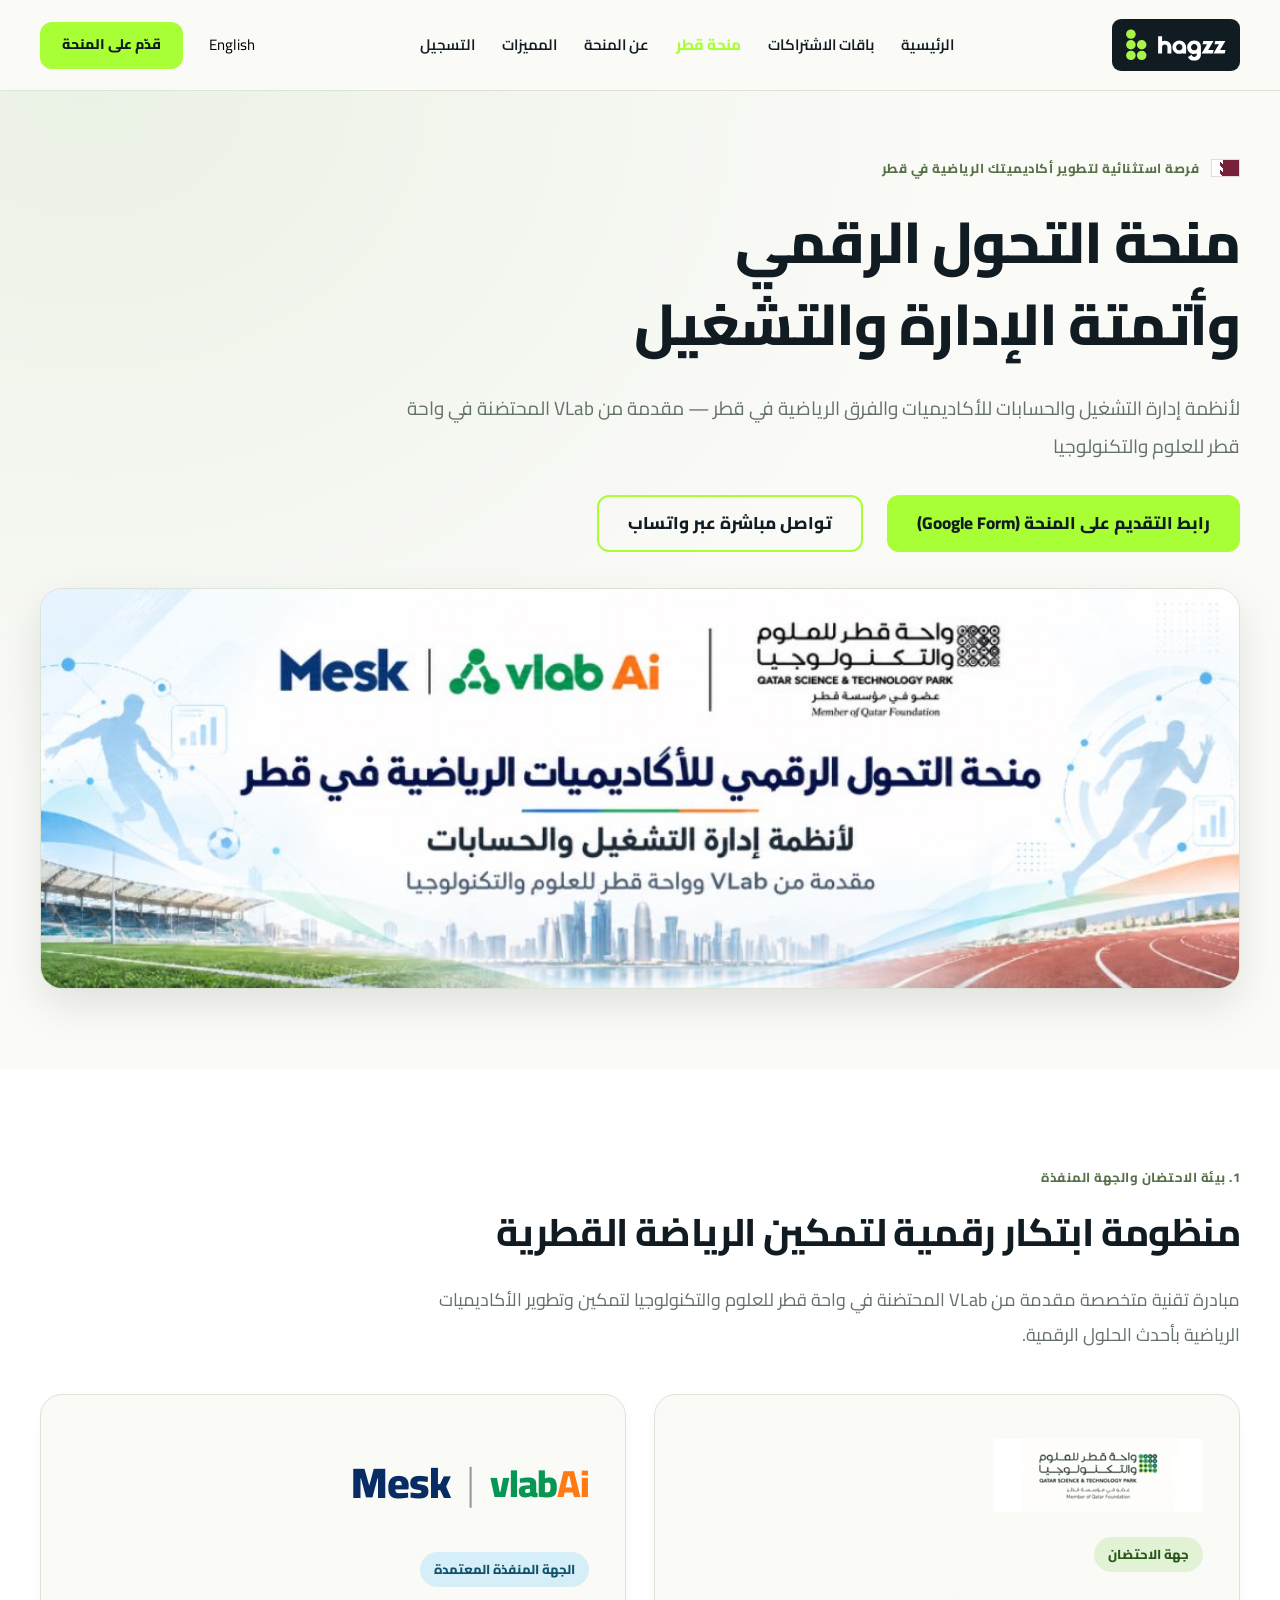
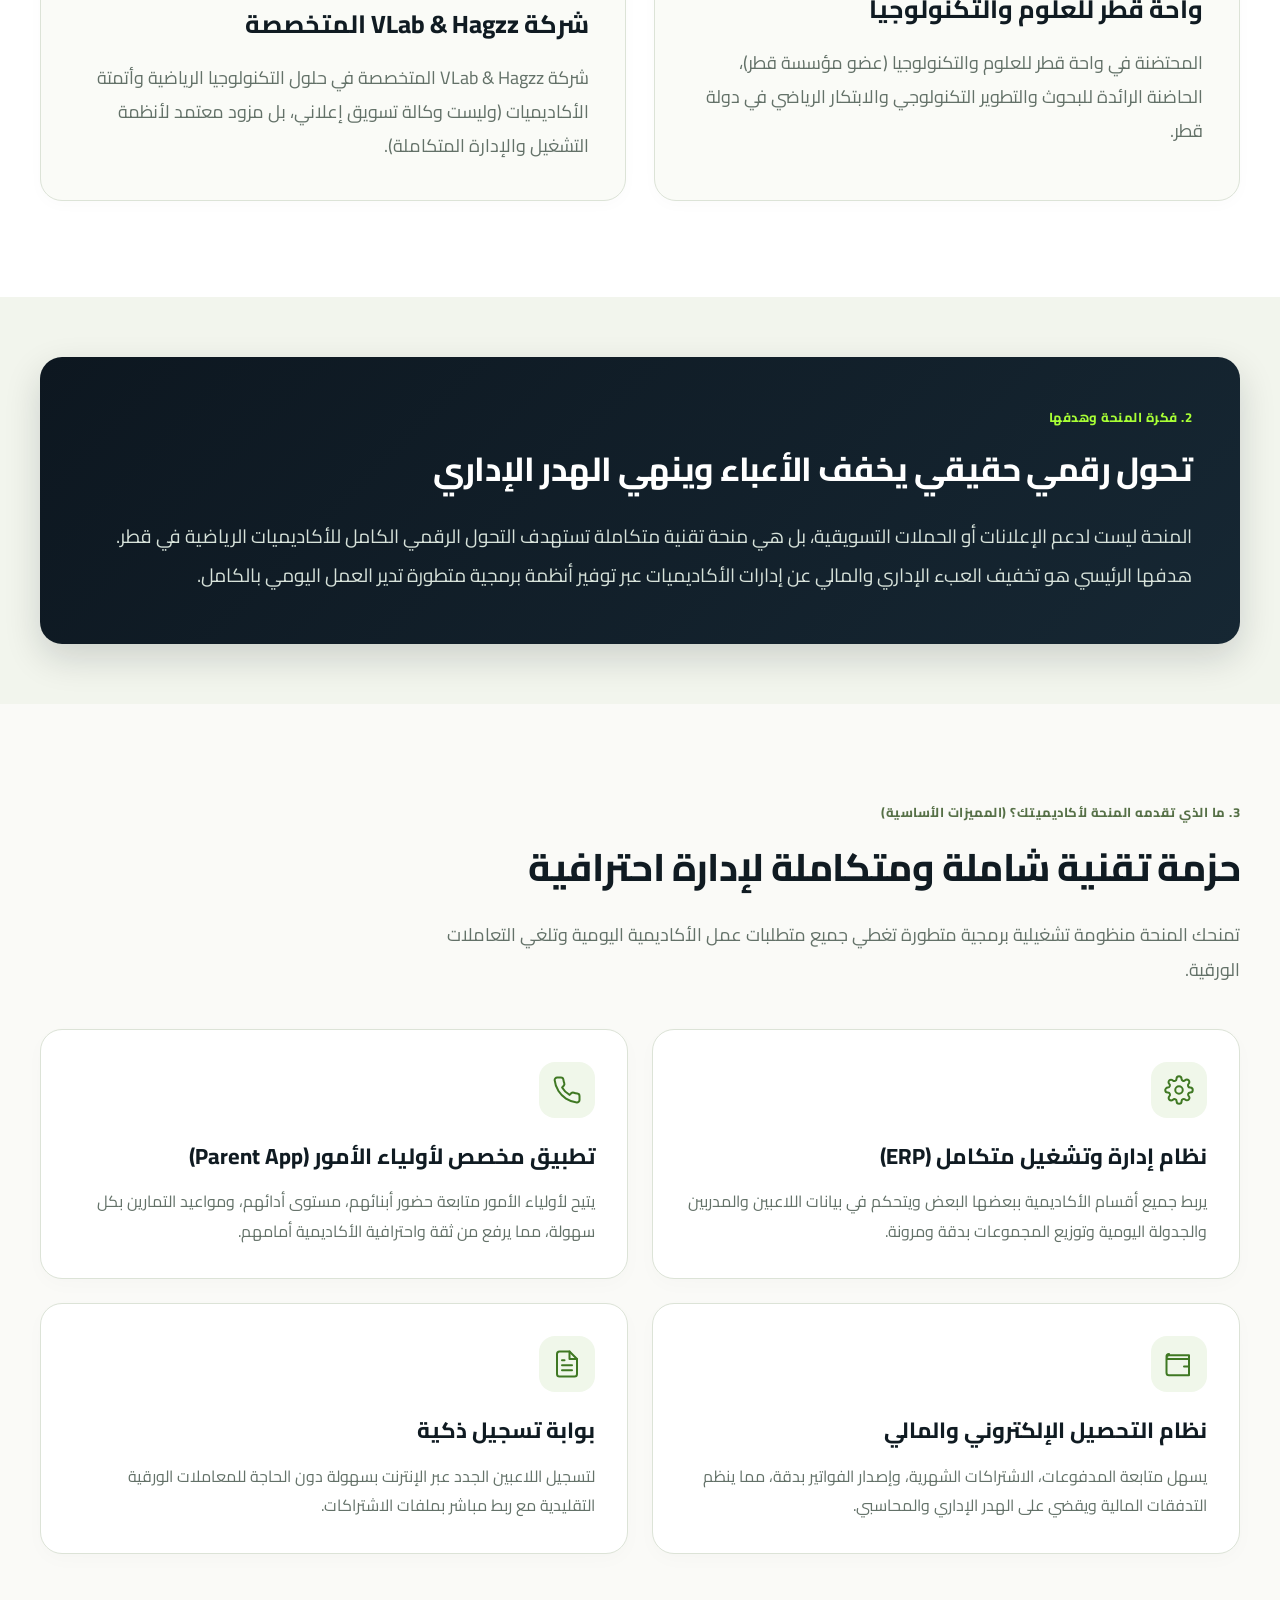
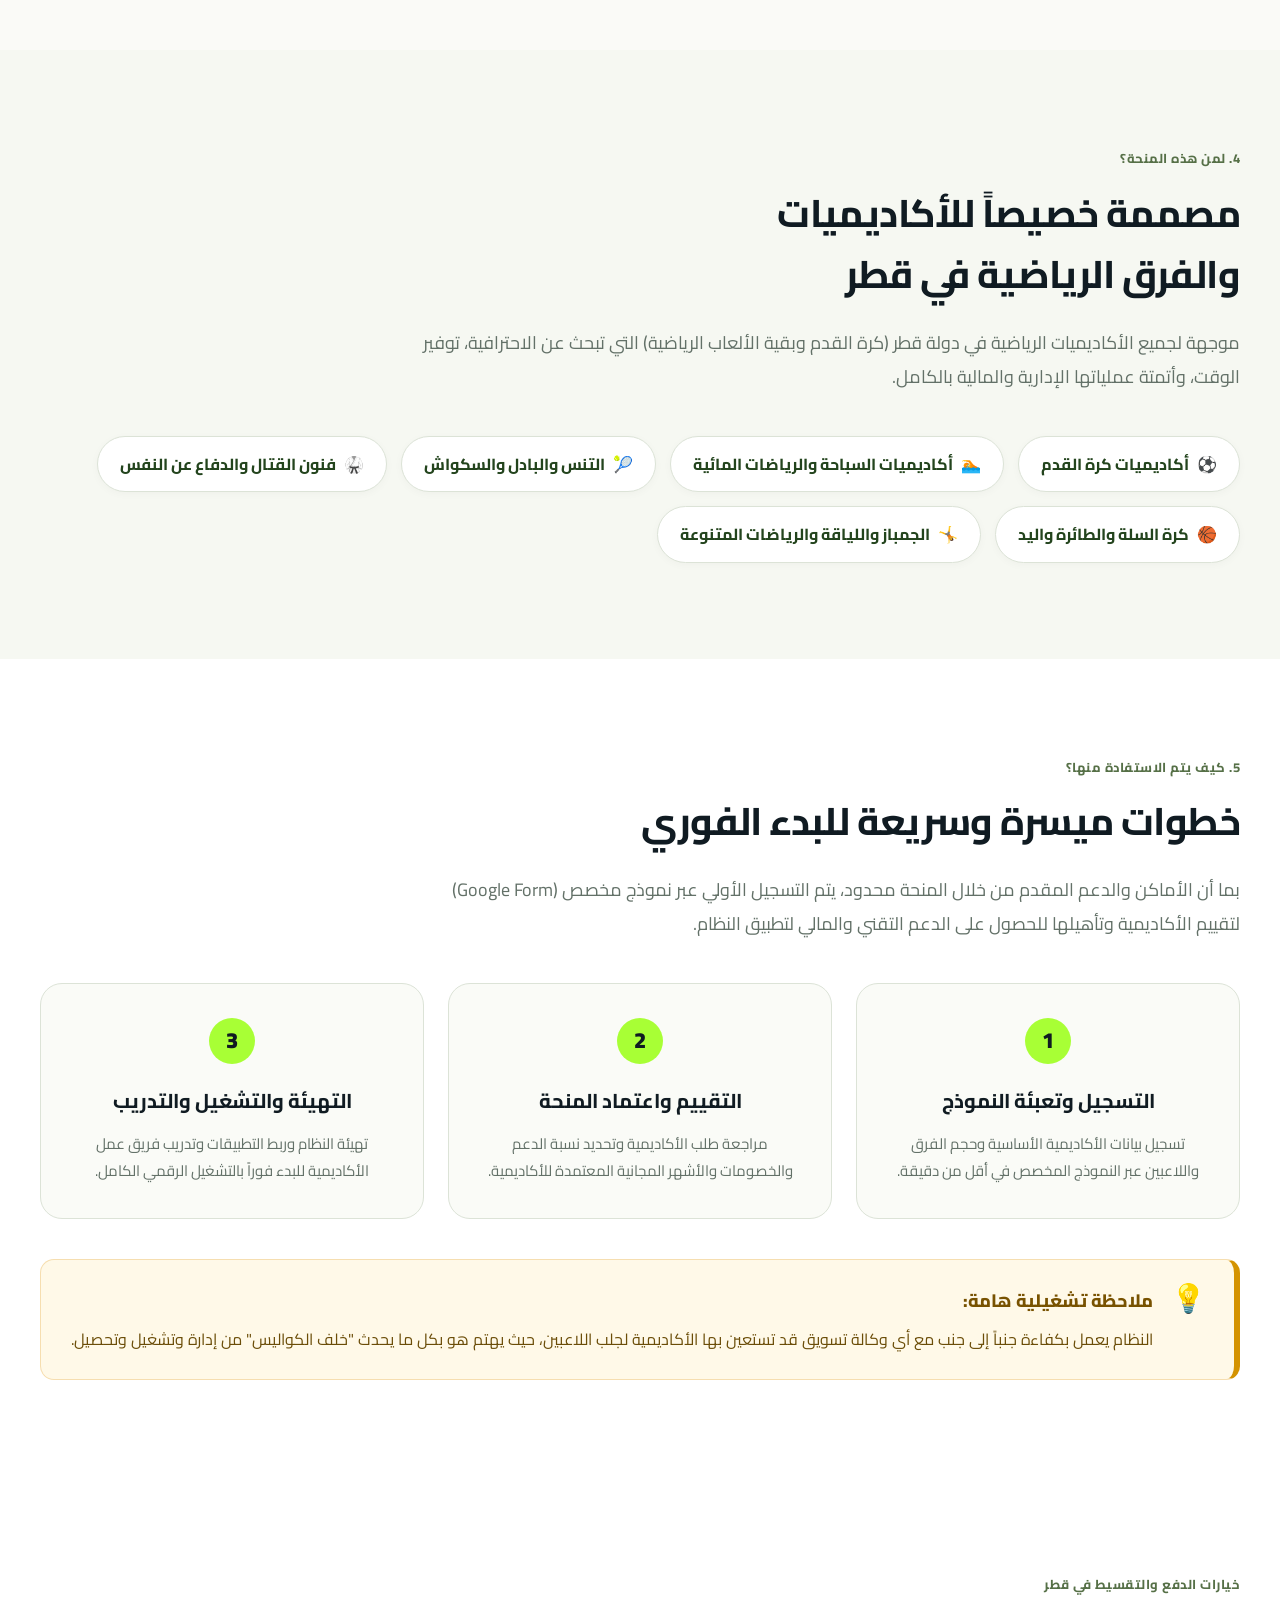
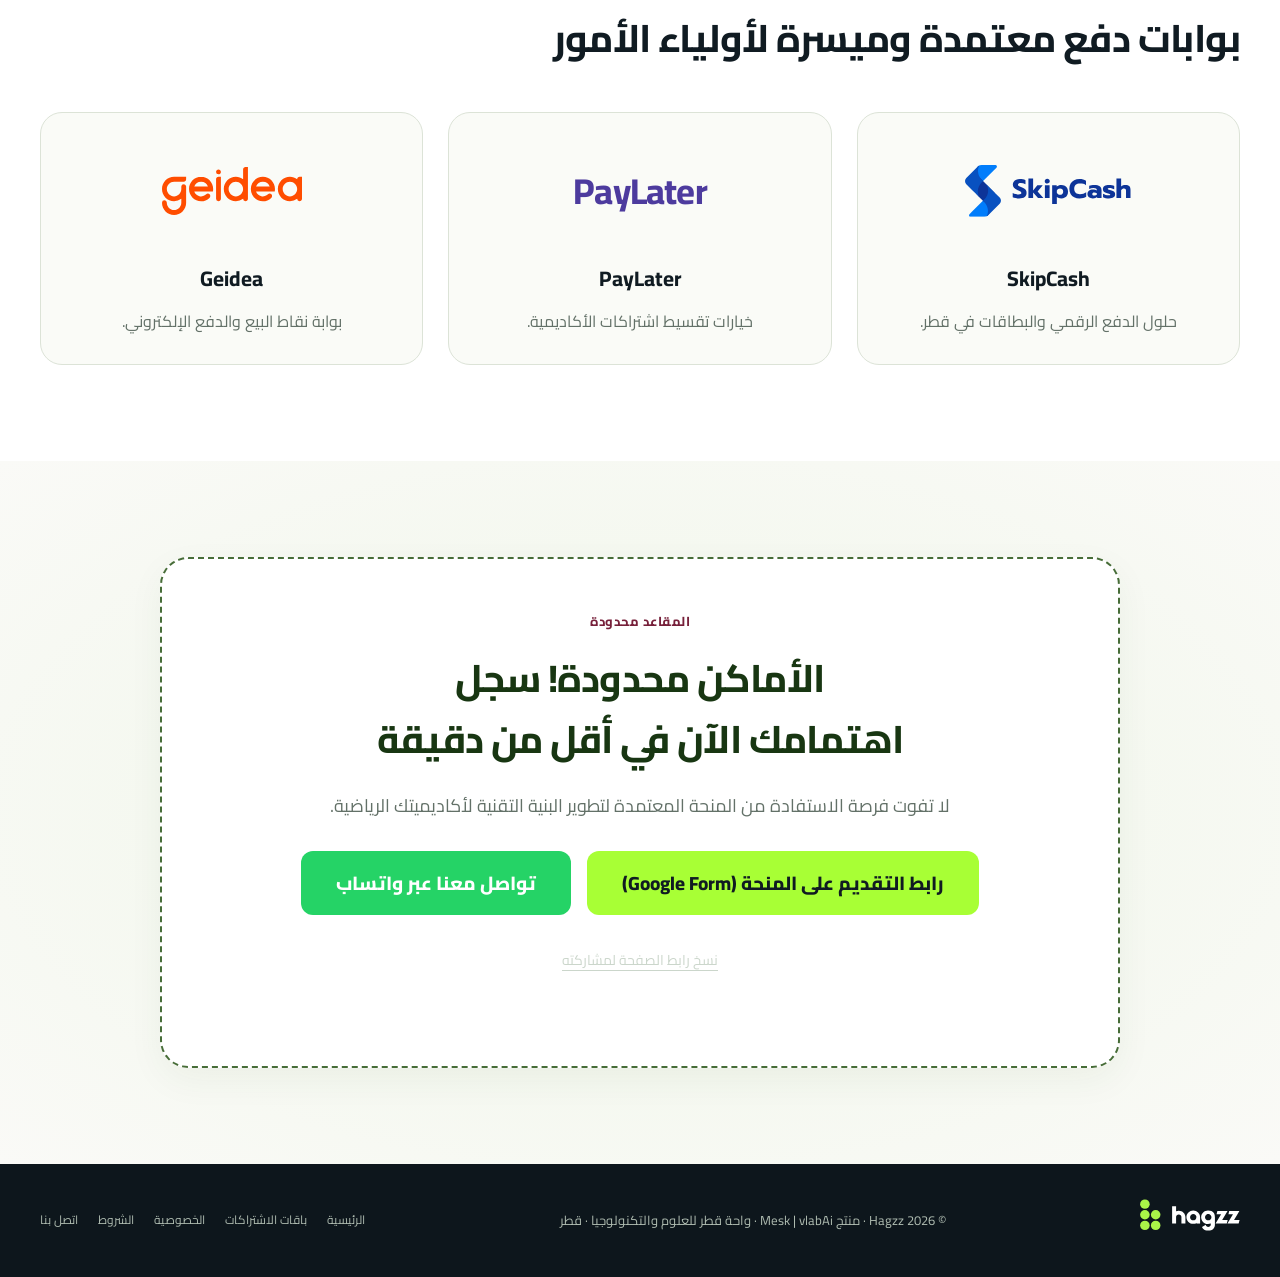
<file: qatar-grant.html>
<!doctype html><html lang="ar" dir="rtl"><head><meta charset="utf-8"><meta name="viewport" content="width=device-width,initial-scale=1"><title>منحة التحول الرقمي للأكاديميات في قطر | VLab & Hagzz</title><meta name="description" content="منحة التحول الرقمي وأتمتة الإدارة والتشغيل للأكاديميات الرياضية في قطر: المحتضنة في واحة قطر للعلوم والتكنولوجيا و VLab & Hagzz. نظام ERP، تطبيق أولياء الأمور، تحصيل إلكتروني وبوابة تسجيل."><meta name="theme-color" content="#101b22"><link rel="canonical" href="https://hagzz.el7lm.com/qatar-grant.html"><meta property="og:type" content="website"><meta property="og:site_name" content="Hagzz | Digital Transformation Grant"><meta property="og:title" content="منحة التحول الرقمي للأكاديميات في قطر | VLab & Hagzz"><meta property="og:description" content="فرصة استثنائية لتطوير أكاديميتك الرياضية في قطر بأنظمة إدارة التشغيل والحسابات المعتمدة."><meta property="og:url" content="https://hagzz.el7lm.com/qatar-grant.html"><meta property="og:image" content="https://hagzz.el7lm.com/content/assets/qatar-grant/og-share.jpg"><meta property="og:image:secure_url" content="https://hagzz.el7lm.com/content/assets/qatar-grant/og-share.jpg"><meta property="og:image:type" content="image/jpeg"><meta property="og:image:width" content="1200"><meta property="og:image:height" content="630"><meta property="og:image:alt" content="منحة التحول الرقمي للأكاديميات الرياضية في قطر"><meta property="og:image" content="https://hagzz.el7lm.com/content/assets/qatar-grant/og-share-square.jpg"><meta property="og:image:secure_url" content="https://hagzz.el7lm.com/content/assets/qatar-grant/og-share-square.jpg"><meta property="og:image:type" content="image/jpeg"><meta property="og:image:width" content="600"><meta property="og:image:height" content="600"><meta name="twitter:card" content="summary_large_image"><meta name="twitter:title" content="منحة التحول الرقمي للأكاديميات في قطر | VLab & Hagzz"><meta name="twitter:description" content="فرصة استثنائية لتطوير أكاديميتك الرياضية في قطر بأنظمة إدارة التشغيل والحسابات المعتمدة."><meta name="twitter:image" content="https://hagzz.el7lm.com/content/assets/qatar-grant/og-share.jpg"><link rel="image_src" href="https://hagzz.el7lm.com/content/assets/qatar-grant/og-share.jpg"><link rel="icon" href="./content/assets/images/icon/tab-logo.svg"><link rel="apple-touch-icon" href="https://hagzz.el7lm.com/content/assets/qatar-grant/og-share-square.jpg"><link rel="preload" href="content/assets/qatar-grant/fonts/cairo-variable.woff" as="font" type="font/woff" crossorigin><link rel="stylesheet" href="content/css/qatar-grant.css"><script src="content/js/qatar-grant.js" defer></script><script src="content/js/lang.js" defer></script><link rel="stylesheet" href="/content/css/grant-popup.css"><script src="/content/js/grant-popup.js" defer></script>    <!-- Microsoft Clarity -->
    <script type="text/javascript">
        (function(c,l,a,r,i,t,y){
            c[a]=c[a]||function(){(c[a].q=c[a].q||[]).push(arguments)};
            t=l.createElement(r);t.async=1;t.src="https://www.clarity.ms/tag/"+i;
            y=l.getElementsByTagName(r)[0];y.parentNode.insertBefore(t,y);
        })(window, document, "clarity", "script", "wmi3qhewxq");
    </script>
</head><body><a class="skip-link" data-ar="انتقل إلى المحتوى" data-en="Skip to content" href="#main" >انتقل إلى المحتوى</a><header class="site-header"><div class="container header-inner"><a class="brand" href="./index.html" aria-label="Hagzz home"><img src="content/assets/images/icon/logo.svg" width="120" height="44" alt="Hagzz"></a><nav class="desktop-nav" aria-label="Main navigation"><a class="" data-ar="الرئيسية" data-en="Home" href="./index.html" >الرئيسية</a><a class="" data-ar="باقات الاشتراكات" data-en="ERP Packages" href="./pricing.html" >باقات الاشتراكات</a><a class="active-nav" data-ar="منحة قطر" data-en="Qatar Grant" href="./qatar-grant.html" >منحة قطر</a><a class="" data-ar="عن المنحة" data-en="About Grant" href="#about" >عن المنحة</a><a class="" data-ar="المميزات" data-en="Features" href="#features" >المميزات</a><a class="" data-ar="التسجيل" data-en="Apply" href="#apply" >التسجيل</a></nav><div class="header-actions"><button type="button" id="lang-toggle" class="language" aria-label="Switch to English">English</button><a class="button small" data-ar="قدّم على المنحة" data-en="Apply for Grant" href="https://forms.gle/xZowCCuAm9nngwT56" target="_blank" rel="noopener">قدّم على المنحة</a></div></div></header><main id="main"><section class="hero"><div class="container"><div class="hero-header-box"><div class="eyebrow"><span class="qatar-mark" aria-hidden="true"></span><span class="" data-ar="فرصة استثنائية لتطوير أكاديميتك الرياضية في قطر" data-en="Exceptional Opportunity to Elevate Your Sports Academy in Qatar" >فرصة استثنائية لتطوير أكاديميتك الرياضية في قطر</span></div><h1 class="" data-ar="منحة التحول الرقمي وأتمتة الإدارة والتشغيل" data-en="Digital Transformation &amp; Operations Automation Grant" >منحة التحول الرقمي وأتمتة الإدارة والتشغيل</h1><p class="hero-lead" data-ar="لأنظمة إدارة التشغيل والحسابات للأكاديميات والفرق الرياضية في قطر — مقدمة من VLab المحتضنة في واحة قطر للعلوم والتكنولوجيا" data-en="For operations management and accounting systems in sports academies and teams in Qatar — Powered by VLab, incubated at Qatar Science &amp; Technology Park" >لأنظمة إدارة التشغيل والحسابات للأكاديميات والفرق الرياضية في قطر — مقدمة من VLab المحتضنة في واحة قطر للعلوم والتكنولوجيا</p><div class="hero-cta"><a class="button" data-ar="رابط التقديم على المنحة (Google Form)" data-en="Apply for the Grant (Google Form)" href="https://forms.gle/xZowCCuAm9nngwT56" target="_blank" rel="noopener">رابط التقديم على المنحة (Google Form)</a><a class="button button-outline whatsapp" data-ar="تواصل مباشرة عبر واتساب" data-en="Chat on WhatsApp" href="https://wa.me/97470542458" target="_blank" rel="noopener">تواصل مباشرة عبر واتساب</a></div></div><div class="grant-banner-wrapper"><img id="grant-banner-img" src="content/assets/qatar-grant/banner-ar.jpg" width="1200" height="400" alt="منحة التحول الرقمي للأكاديميات الرياضية في قطر"></div></div></section><section id="about" class="section section-entities"><div class="container"><div class="section-heading"><span class="eyebrow" data-ar="1. بيئة الاحتضان والجهة المنفذة" data-en="1. Incubator &amp; Executing Entity" >1. بيئة الاحتضان والجهة المنفذة</span><h2 class="" data-ar="منظومة ابتكار رقمية لتمكين الرياضة القطرية" data-en="A Digital Innovation Ecosystem Empowering Qatari Sports" >منظومة ابتكار رقمية لتمكين الرياضة القطرية</h2><p class="" data-ar="مبادرة تقنية متخصصة مقدمة من VLab المحتضنة في واحة قطر للعلوم والتكنولوجيا لتمكين وتطوير الأكاديميات الرياضية بأحدث الحلول الرقمية." data-en="A specialized tech initiative powered by VLab, incubated at Qatar Science &amp; Technology Park, empowering sports academies with cutting-edge digital solutions." >مبادرة تقنية متخصصة مقدمة من VLab المحتضنة في واحة قطر للعلوم والتكنولوجيا لتمكين وتطوير الأكاديميات الرياضية بأحدث الحلول الرقمية.</p></div><div class="grant-entities-grid"><article class="grant-entity-card"><div class="entity-logo-box"><img src="content/assets/qatar-grant/qstp.png" width="220" height="78" alt="Qatar Science & Technology Park"></div><span class="grant-entity-badge" data-ar="جهة الاحتضان" data-en="Incubator">جهة الاحتضان</span><h3 class="" data-ar="واحة قطر للعلوم والتكنولوجيا" data-en="Qatar Science &amp; Technology Park" >واحة قطر للعلوم والتكنولوجيا</h3><p class="" data-ar="المحتضنة في واحة قطر للعلوم والتكنولوجيا (عضو مؤسسة قطر)، الحاضنة الرائدة للبحوث والتطوير التكنولوجي والابتكار الرياضي في دولة قطر." data-en="Incubated at Qatar Science &amp; Technology Park (Member of Qatar Foundation), the premier hub for tech R&amp;D and sports innovation in Qatar." >المحتضنة في واحة قطر للعلوم والتكنولوجيا (عضو مؤسسة قطر)، الحاضنة الرائدة للبحوث والتطوير التكنولوجي والابتكار الرياضي في دولة قطر.</p></article><article class="grant-entity-card"><div class="entity-logo-box"><div class="company-wordmark" dir="ltr">Mesk <span>|</span> <b>vlab<span>Ai</span></b></div></div><span class="grant-entity-badge badge-green" data-ar="الجهة المنفذة المعتمدة" data-en="Executing Entity">الجهة المنفذة المعتمدة</span><h3 class="" data-ar="شركة VLab &amp; Hagzz المتخصصة" data-en="VLab &amp; Hagzz Sports Technology" >شركة VLab &amp; Hagzz المتخصصة</h3><p class="" data-ar="شركة VLab &amp; Hagzz المتخصصة في حلول التكنولوجيا الرياضية وأتمتة الأكاديميات (وليست وكالة تسويق إعلاني، بل مزود معتمد لأنظمة التشغيل والإدارة المتكاملة)." data-en="VLab &amp; Hagzz, specialized in sports tech solutions and academy automation (Not an ad agency, but an official operations and management software provider)." >شركة VLab &amp; Hagzz المتخصصة في حلول التكنولوجيا الرياضية وأتمتة الأكاديميات (وليست وكالة تسويق إعلاني، بل مزود معتمد لأنظمة التشغيل والإدارة المتكاملة).</p></article></div></div></section><section class="section section-concept"><div class="container"><div class="grant-concept-card"><div class="eyebrow text-lime"><span class="" data-ar="2. فكرة المنحة وهدفها" data-en="2. Grant Concept &amp; Objective" >2. فكرة المنحة وهدفها</span></div><h2 class="concept-title" data-ar="تحول رقمي حقيقي يخفف الأعباء وينهي الهدر الإداري" data-en="True Digital Transformation That Eliminates Administrative Burdens" >تحول رقمي حقيقي يخفف الأعباء وينهي الهدر الإداري</h2><p class="" data-ar="المنحة ليست لدعم الإعلانات أو الحملات التسويقية، بل هي منحة تقنية متكاملة تستهدف التحول الرقمي الكامل للأكاديميات الرياضية في قطر. هدفها الرئيسي هو تخفيف العبء الإداري والمالي عن إدارات الأكاديميات عبر توفير أنظمة برمجية متطورة تدير العمل اليومي بالكامل." data-en="The grant is not for advertising or marketing campaigns; rather, it is a comprehensive technical grant aimed at achieving full digital transformation for sports academies in Qatar. Its main objective is to relieve administrative and financial burdens by providing advanced software systems that manage daily operations seamlessly." >المنحة ليست لدعم الإعلانات أو الحملات التسويقية، بل هي منحة تقنية متكاملة تستهدف التحول الرقمي الكامل للأكاديميات الرياضية في قطر. هدفها الرئيسي هو تخفيف العبء الإداري والمالي عن إدارات الأكاديميات عبر توفير أنظمة برمجية متطورة تدير العمل اليومي بالكامل.</p></div></div></section><section id="features" class="section"><div class="container"><div class="section-heading"><span class="eyebrow" data-ar="3. ما الذي تقدمه المنحة لأكاديميتك؟ (المميزات الأساسية)" data-en="3. What Does the Grant Offer Your Academy? (Key Features)" >3. ما الذي تقدمه المنحة لأكاديميتك؟ (المميزات الأساسية)</span><h2 class="" data-ar="حزمة تقنية شاملة ومتكاملة لإدارة احترافية" data-en="A Comprehensive Tech Suite for Professional Management" >حزمة تقنية شاملة ومتكاملة لإدارة احترافية</h2><p class="" data-ar="تمنحك المنحة منظومة تشغيلية برمجية متطورة تغطي جميع متطلبات عمل الأكاديمية اليومية وتلغي التعاملات الورقية." data-en="The grant provides an advanced operational software system covering all daily academy needs, fully eliminating paperwork." >تمنحك المنحة منظومة تشغيلية برمجية متطورة تغطي جميع متطلبات عمل الأكاديمية اليومية وتلغي التعاملات الورقية.</p></div><div class="grant-features-grid"><article class="grant-feature-item"><div class="grant-feature-icon"><svg viewBox="0 0 24 24" fill="none" stroke="currentColor" stroke-width="1.6" stroke-linecap="round" stroke-linejoin="round" aria-hidden="true"><circle cx="12" cy="12" r="3"/><path d="M19.4 15a1.65 1.65 0 0 0 .33 1.82l.06.06a2 2 0 0 1 0 2.83 2 2 0 0 1-2.83 0l-.06-.06a1.65 1.65 0 0 0-1.82-.33 1.65 1.65 0 0 0-1 1.51V21a2 2 0 0 1-2 2 2 2 0 0 1-2-2v-.09A1.65 1.65 0 0 0 9 19.4a1.65 1.65 0 0 0-1.82.33l-.06.06a2 2 0 0 1-2.83 0 2 2 0 0 1 0-2.83l.06-.06a1.65 1.65 0 0 0 .33-1.82 1.65 1.65 0 0 0-1.51-1H3a2 2 0 0 1-2-2 2 2 0 0 1 2-2h.09A1.65 1.65 0 0 0 4.6 9a1.65 1.65 0 0 0-.33-1.82l-.06-.06a2 2 0 0 1 0-2.83 2 2 0 0 1 2.83 0l.06.06a1.65 1.65 0 0 0 1.82.33H9a1.65 1.65 0 0 0 1-1.51V3a2 2 0 0 1 2-2 2 2 0 0 1 2 2v.09a1.65 1.65 0 0 0 1 1.51 1.65 1.65 0 0 0 1.82-.33l.06-.06a2 2 0 0 1 2.83 0 2 2 0 0 1 0 2.83l-.06.06a1.65 1.65 0 0 0-.33 1.82V9a1.65 1.65 0 0 0 1.51 1H21a2 2 0 0 1 2 2 2 2 0 0 1-2 2h-.09a1.65 1.65 0 0 0-1.51 1z"/></svg></div><h3 class="" data-ar="نظام إدارة وتشغيل متكامل (ERP)" data-en="Integrated ERP Management System" >نظام إدارة وتشغيل متكامل (ERP)</h3><p class="" data-ar="يربط جميع أقسام الأكاديمية ببعضها البعض ويتحكم في بيانات اللاعبين والمدربين والجدولة اليومية وتوزيع المجموعات بدقة ومرونة." data-en="Connects all academy departments and manages player/coach data, daily scheduling, and group allocations with accuracy and flexibility." >يربط جميع أقسام الأكاديمية ببعضها البعض ويتحكم في بيانات اللاعبين والمدربين والجدولة اليومية وتوزيع المجموعات بدقة ومرونة.</p></article><article class="grant-feature-item"><div class="grant-feature-icon"><svg viewBox="0 0 24 24" fill="none" stroke="currentColor" stroke-width="1.6" stroke-linecap="round" stroke-linejoin="round" aria-hidden="true"><path d="M22 16.92v3a2 2 0 0 1-2.18 2 19.79 19.79 0 0 1-8.63-3.07 19.5 19.5 0 0 1-6-6 19.79 19.79 0 0 1-3.07-8.67A2 2 0 0 1 4.11 2h3a2 2 0 0 1 2 1.72 12.84 12.84 0 0 0 .7 2.81 2 2 0 0 1-.45 2.11L8.09 9.91a16 16 0 0 0 6 6l1.27-1.27a2 2 0 0 1 2.11-.45 12.84 12.84 0 0 0 2.81.7A2 2 0 0 1 22 16.92z"/></svg></div><h3 class="" data-ar="تطبيق مخصص لأولياء الأمور (Parent App)" data-en="Custom Parent App" >تطبيق مخصص لأولياء الأمور (Parent App)</h3><p class="" data-ar="يتيح لأولياء الأمور متابعة حضور أبنائهم، مستوى أدائهم، ومواعيد التمارين بكل سهولة، مما يرفع من ثقة واحترافية الأكاديمية أمامهم." data-en="Allows parents to easily track their children&#x27;s attendance, performance levels, and training schedules, boosting trust and professionalism." >يتيح لأولياء الأمور متابعة حضور أبنائهم، مستوى أدائهم، ومواعيد التمارين بكل سهولة، مما يرفع من ثقة واحترافية الأكاديمية أمامهم.</p></article><article class="grant-feature-item"><div class="grant-feature-icon"><svg viewBox="0 0 24 24" fill="none" stroke="currentColor" stroke-width="1.6" stroke-linecap="round" stroke-linejoin="round" aria-hidden="true"><path d="M20 8V5H4a2 2 0 0 0-2 2v12a2 2 0 0 0 2 2h16V8H4a2 2 0 0 1 0-4m12 10h4"/></svg></div><h3 class="" data-ar="نظام التحصيل الإلكتروني والمالي" data-en="Electronic Collection &amp; Financial System" >نظام التحصيل الإلكتروني والمالي</h3><p class="" data-ar="يسهل متابعة المدفوعات، الاشتراكات الشهرية، وإصدار الفواتير بدقة، مما ينظم التدفقات المالية ويقضي على الهدر الإداري والمحاسبي." data-en="Simplifies payment tracking, monthly subscriptions, and precise invoicing, organizing cash flow and eliminating administrative and financial waste." >يسهل متابعة المدفوعات، الاشتراكات الشهرية، وإصدار الفواتير بدقة، مما ينظم التدفقات المالية ويقضي على الهدر الإداري والمحاسبي.</p></article><article class="grant-feature-item"><div class="grant-feature-icon"><svg viewBox="0 0 24 24" fill="none" stroke="currentColor" stroke-width="1.6" stroke-linecap="round" stroke-linejoin="round" aria-hidden="true"><path d="M14 2H6a2 2 0 0 0-2 2v16a2 2 0 0 0 2 2h12a2 2 0 0 0 2-2V8z"/><polyline points="14 2 14 8 20 8"/><line x1="16" y1="13" x2="8" y2="13"/><line x1="16" y1="17" x2="8" y2="17"/><polyline points="10 9 9 9 8 9"/></svg></div><h3 class="" data-ar="بوابة تسجيل ذكية" data-en="Smart Registration Portal" >بوابة تسجيل ذكية</h3><p class="" data-ar="لتسجيل اللاعبين الجدد عبر الإنترنت بسهولة دون الحاجة للمعاملات الورقية التقليدية مع ربط مباشر بملفات الاشتراكات." data-en="Enables online player registration effortlessly without traditional paperwork, directly linked to subscription profiles." >لتسجيل اللاعبين الجدد عبر الإنترنت بسهولة دون الحاجة للمعاملات الورقية التقليدية مع ربط مباشر بملفات الاشتراكات.</p></article></div></div></section><section class="section section-target"><div class="container"><div class="section-heading"><span class="eyebrow" data-ar="4. لمن هذه المنحة؟" data-en="4. Who is This Grant For?" >4. لمن هذه المنحة؟</span><h2 class="" data-ar="مصممة خصيصاً للأكاديميات والفرق الرياضية في قطر" data-en="Tailored Specifically for Sports Academies &amp; Teams in Qatar" >مصممة خصيصاً للأكاديميات والفرق الرياضية في قطر</h2><p class="" data-ar="موجهة لجميع الأكاديميات الرياضية في دولة قطر (كرة القدم وبقية الألعاب الرياضية) التي تبحث عن الاحترافية، توفير الوقت، وأتمتة عملياتها الإدارية والمالية بالكامل." data-en="Targeted at all sports academies in Qatar (football and all other sports) seeking professionalism, time-saving, and full automation of administrative and financial operations." >موجهة لجميع الأكاديميات الرياضية في دولة قطر (كرة القدم وبقية الألعاب الرياضية) التي تبحث عن الاحترافية، توفير الوقت، وأتمتة عملياتها الإدارية والمالية بالكامل.</p></div><div class="sport-pills-wrap"><span class="sport-pill">⚽ <span class="" data-ar="أكاديميات كرة القدم" data-en="Football Academies" >أكاديميات كرة القدم</span></span><span class="sport-pill">🏊 <span class="" data-ar="أكاديميات السباحة والرياضات المائية" data-en="Swimming &amp; Aquatics" >أكاديميات السباحة والرياضات المائية</span></span><span class="sport-pill">🎾 <span class="" data-ar="التنس والبادل والسكواش" data-en="Tennis &amp; Padel &amp; Squash" >التنس والبادل والسكواش</span></span><span class="sport-pill">🥋 <span class="" data-ar="فنون القتال والدفاع عن النفس" data-en="Martial Arts" >فنون القتال والدفاع عن النفس</span></span><span class="sport-pill">🏀 <span class="" data-ar="كرة السلة والطائرة واليد" data-en="Basketball, Volleyball &amp; Handball" >كرة السلة والطائرة واليد</span></span><span class="sport-pill">🤸 <span class="" data-ar="الجمباز واللياقة والرياضات المتنوعة" data-en="Gymnastics, Fitness &amp; All Sports" >الجمباز واللياقة والرياضات المتنوعة</span></span></div></div></section><section class="section section-how"><div class="container"><div class="section-heading"><span class="eyebrow" data-ar="5. كيف يتم الاستفادة منها؟" data-en="5. How to Benefit?" >5. كيف يتم الاستفادة منها؟</span><h2 class="" data-ar="خطوات ميسرة وسريعة للبدء الفوري" data-en="Straightforward Steps to Get Started Immediately" >خطوات ميسرة وسريعة للبدء الفوري</h2><p class="" data-ar="بما أن الأماكن والدعم المقدم من خلال المنحة محدود، يتم التسجيل الأولي عبر نموذج مخصص (Google Form) لتقييم الأكاديمية وتأهيلها للحصول على الدعم التقني والمالي لتطبيق النظام." data-en="Since slots and support provided through the grant are limited, initial registration is done via a dedicated Google Form to evaluate and qualify academies for technical and financial support." >بما أن الأماكن والدعم المقدم من خلال المنحة محدود، يتم التسجيل الأولي عبر نموذج مخصص (Google Form) لتقييم الأكاديمية وتأهيلها للحصول على الدعم التقني والمالي لتطبيق النظام.</p></div><div class="grant-steps-grid"><div class="grant-step-box"><div class="step-number">1</div><h3 class="" data-ar="التسجيل وتعبئة النموذج" data-en="Fill Initial Application" >التسجيل وتعبئة النموذج</h3><p class="" data-ar="تسجيل بيانات الأكاديمية الأساسية وحجم الفرق واللاعبين عبر النموذج المخصص في أقل من دقيقة." data-en="Submit basic academy information, team size, and player count via the designated form in under a minute." >تسجيل بيانات الأكاديمية الأساسية وحجم الفرق واللاعبين عبر النموذج المخصص في أقل من دقيقة.</p></div><div class="grant-step-box"><div class="step-number">2</div><h3 class="" data-ar="التقييم واعتماد المنحة" data-en="Evaluation &amp; Qualification" >التقييم واعتماد المنحة</h3><p class="" data-ar="مراجعة طلب الأكاديمية وتحديد نسبة الدعم والخصومات والأشهر المجانية المعتمدة للأكاديمية." data-en="Review academy needs to determine the approved support scope, discounts, and complimentary period." >مراجعة طلب الأكاديمية وتحديد نسبة الدعم والخصومات والأشهر المجانية المعتمدة للأكاديمية.</p></div><div class="grant-step-box"><div class="step-number">3</div><h3 class="" data-ar="التهيئة والتشغيل والتدريب" data-en="Onboarding &amp; Deployment" >التهيئة والتشغيل والتدريب</h3><p class="" data-ar="تهيئة النظام وربط التطبيقات وتدريب فريق عمل الأكاديمية للبدء فوراً بالتشغيل الرقمي الكامل." data-en="Configure the system, connect apps, and train your staff to immediately launch full digital operations." >تهيئة النظام وربط التطبيقات وتدريب فريق عمل الأكاديمية للبدء فوراً بالتشغيل الرقمي الكامل.</p></div></div><div class="grant-note-box"><div class="note-icon">💡</div><div><h4 class="" data-ar="ملاحظة تشغيلية هامة:" data-en="Important Operating Note:" >ملاحظة تشغيلية هامة:</h4><p class="" data-ar="النظام يعمل بكفاءة جنباً إلى جنب مع أي وكالة تسويق قد تستعين بها الأكاديمية لجلب اللاعبين، حيث يهتم هو بكل ما يحدث &quot;خلف الكواليس&quot; من إدارة وتشغيل وتحصيل." data-en="The system works efficiently hand-in-hand with any marketing agency your academy uses to acquire players, managing all &quot;behind-the-scenes&quot; operations, administration, and collection." >النظام يعمل بكفاءة جنباً إلى جنب مع أي وكالة تسويق قد تستعين بها الأكاديمية لجلب اللاعبين، حيث يهتم هو بكل ما يحدث &quot;خلف الكواليس&quot; من إدارة وتشغيل وتحصيل.</p></div></div></div></section><section class="payments-section section"><div class="container"><div class="section-heading"><span class="eyebrow" data-ar="خيارات الدفع والتقسيط في قطر" data-en="PAYMENT &amp; INSTALMENT PROVIDERS IN QATAR" >خيارات الدفع والتقسيط في قطر</span><h2 class="" data-ar="بوابات دفع معتمدة وميسرة لأولياء الأمور" data-en="Reliable Payment Options Supporting Parents &amp; Academies" >بوابات دفع معتمدة وميسرة لأولياء الأمور</h2></div><div class="provider-grid"><article><div class="provider-mark"><img src="content/assets/qatar-grant/skipcash.svg" alt="SkipCash" width="166" height="52" loading="lazy"></div><h3 class="" data-ar="SkipCash" data-en="SkipCash" >SkipCash</h3><p class="" data-ar="حلول الدفع الرقمي والبطاقات في قطر." data-en="Digital payments and card gateways in Qatar." >حلول الدفع الرقمي والبطاقات في قطر.</p></article><article><div class="provider-mark"><span class="paylater-name" dir="ltr">PayLater</span></div><h3 class="" data-ar="PayLater" data-en="PayLater" >PayLater</h3><p class="" data-ar="خيارات تقسيط اشتراكات الأكاديمية." data-en="Academy subscription installment solutions." >خيارات تقسيط اشتراكات الأكاديمية.</p></article><article><div class="provider-mark"><img src="content/assets/qatar-grant/geidea.svg" alt="Geidea" width="140" height="78" loading="lazy"></div><h3 class="" data-ar="Geidea" data-en="Geidea" >Geidea</h3><p class="" data-ar="بوابة نقاط البيع والدفع الإلكتروني." data-en="POS &amp; e-payment processing solutions." >بوابة نقاط البيع والدفع الإلكتروني.</p></article></div></div></section><section id="apply" class="section section-cta"><div class="container"><div class="grant-cta-card"><div class="eyebrow text-maroon"><span class="" data-ar="المقاعد محدودة" data-en="LIMITED SPOTS AVAILABLE" >المقاعد محدودة</span></div><h2 class="" data-ar="الأماكن محدودة! سجل اهتمامك الآن في أقل من دقيقة" data-en="Limited spots available! Register your interest now in under a minute" >الأماكن محدودة! سجل اهتمامك الآن في أقل من دقيقة</h2><p class="" data-ar="لا تفوت فرصة الاستفادة من المنحة المعتمدة لتطوير البنية التقنية لأكاديميتك الرياضية." data-en="Don&#x27;t miss the opportunity to elevate your sports academy&#x27;s technology infrastructure." >لا تفوت فرصة الاستفادة من المنحة المعتمدة لتطوير البنية التقنية لأكاديميتك الرياضية.</p><div class="cta-actions"><a class="button button-large" data-ar="رابط التقديم على المنحة (Google Form)" data-en="Apply for the Grant (Google Form)" href="https://forms.gle/xZowCCuAm9nngwT56" target="_blank" rel="noopener">رابط التقديم على المنحة (Google Form)</a><a class="button button-large button-whatsapp whatsapp" data-ar="تواصل معنا عبر واتساب" data-en="Chat on WhatsApp" href="https://wa.me/97470542458" target="_blank" rel="noopener">تواصل معنا عبر واتساب</a></div><div class="cta-subtext"><button class="copy-link" data-ar="نسخ رابط الصفحة لمشاركته" data-en="Copy page link to share" type="button" id="copy-link">نسخ رابط الصفحة لمشاركته</button><span id="copy-status" role="status" aria-live="polite"></span></div></div></div></section></main><footer class="site-footer"><div class="container"><a href="./index.html"><img src="content/assets/images/icon/logo.svg" width="112" height="42" alt="Hagzz"></a><p class="" data-ar="© Hagzz 2026 · منتج Mesk | vlabAi · واحة قطر للعلوم والتكنولوجيا · قطر" data-en="© Hagzz 2026 · A Mesk | vlabAi product · Qatar Science &amp; Technology Park · Qatar" >© Hagzz 2026 · منتج Mesk | vlabAi · واحة قطر للعلوم والتكنولوجيا · قطر</p><div><a class="" data-ar="الرئيسية" data-en="Home" href="./index.html" >الرئيسية</a><a class="" data-ar="باقات الاشتراكات" data-en="ERP Packages" href="./pricing.html" >باقات الاشتراكات</a><a class="" data-ar="الخصوصية" data-en="Privacy" href="./privacy.html" >الخصوصية</a><a class="" data-ar="الشروط" data-en="Terms" href="./termsAndConditions.html" >الشروط</a><a class="" data-ar="اتصل بنا" data-en="Contact" href="./contact.html" >اتصل بنا</a></div></div></footer></body></html>
</file>
<file: content/css/main-ltr.css>
@import url("https://fonts.googleapis.com/css2?family=Inter:wght@100..900&display=swap");
body {
  direction: ltr;
  background-color: #000000;
  font-family: "Effra VF Trial", sans-serif; }

/* mixin for responsive it takes 
    type : min or max 
    size : 100px for the width of target screen
*/
a {
  text-decoration: none; }

input::-webkit-outer-spin-button,
input::-webkit-inner-spin-button {
  -webkit-appearance: none;
  margin: 0; }

/* Firefox */
input[type="number"] {
  -moz-appearance: textfield; }

textarea {
  resize: none; }

:root {
  scroll-behavior: smooth; }

* {
  /* Track */
  /* Handle */
  /* Handle on hover */ }
  *::-webkit-scrollbar {
    width: 5px; }
  *::-webkit-scrollbar-track {
    background: #f1f1f1; }
  *::-webkit-scrollbar-thumb {
    background: #A8FF35;
    border-radius: 1rem; }
  *::-webkit-scrollbar-thumb:hover {
    background: #555; }

body {
  position: relative;
  transition: all .3s ease-in-out;
  scroll-behavior: smooth; }

input {
  outline: none;
  border: none; }

input[type='date']::-webkit-calendar-picker-indicator {
  background: transparent;
  bottom: 0;
  color: transparent;
  cursor: pointer;
  height: auto;
  left: 0;
  position: absolute;
  right: 0;
  top: 0;
  width: auto;
  flex: 1 0 0; }

ul {
  list-style-type: none;
  padding-left: 0; }

a {
  text-decoration: none; }

button {
  border: none;
  outline: none;
  background-color: transparent; }

/* customize pages with main section*/
main {
  /* sticky header: no extra margin-top needed */
  margin-top: 0; }
@media (max-width: 991px) {
  main {
    /* sticky header mobile */
    margin-top: 0; } }

#preloader {
  position: fixed;
  inset: 0;
  z-index: 999999;
  overflow: hidden;
  background: black;
  transition: all 0.6s ease-out;
  display: flex;
  justify-content: center;
  align-items: center;
  margin: 0;
  padding: 0;
  font-family: "Effra VF Trial", sans-serif;
  background: black; }
  #preloader .loader {
    width: 10%;
    height: 3.5px;
    display: inline-block;
    position: relative;
    overflow: hidden;
    background-color: #726e6e; }
    @media (max-width: 991px) {
      #preloader .loader {
        width: 30%; } }
  #preloader .loader::after {
    content: '';
    width: 50px;
    height: 4.8px;
    background: #A8FF35;
    position: absolute;
    top: 0;
    left: 0;
    box-sizing: border-box;
    animation: hitZak 1s ease-in-out infinite alternate; }
@keyframes hitZak {
  0% {
    left: 0;
    transform: translateX(-1%); }
  100% {
    left: 100%;
    transform: translateX(-99%); } }
.globalBtn {
  border-radius: 0px 35.556px 35.556px 0px;
  background: var(--Foundation-Primary-Primary, #AAF448);
  display: flex;
  align-items: center;
  justify-content: center;
  width: max-content;
  padding: 14.222px 21.333px;
  font-family: "Inter", sans-serif;
  font-size: 17.778px;
  font-style: normal;
  font-weight: 700;
  line-height: 150%; }
  @media (max-width: 991px) {
    .globalBtn {
      font-size: 16px;
      padding: 10.222px 15.333px; } }
  @media (max-width: 330px) {
    .globalBtn {
      font-size: 16px;
      padding: 5px;
      font-weight: 600; } }

.splide__slide.is-team img {
  height: 400px; }

.vertical-slide {
  padding-block: 40px !important; }

.splide__slide.text-slide {
  cursor: pointer;
  width: 50% !important;
  margin-inline: auto !important; }

.splide__slide.is-client {
  width: max-content;
  height: 150px;
  overflow: hidden;
  padding: 20px;
  border-radius: 10px;
  background-color: white; }

.splide__slide.is-client img {
  width: 100%;
  height: 100%;
  object-fit: cover; }

html {
  scroll-behavior: smooth; }

.vertical-slide {
  background-color: #0F4B7B;
  color: white; }

.vertical-slide .text-slide {
  color: white; }

.splide {
  direction: ltr !important; }

#header {
  width: 100%;
  position: fixed;
  z-index: 100;
  top: 0;
  transition: all 0.3s cubic-bezier(0.445, 0.05, 0.55, 0.95); }
  #header .navsbar {
    padding: 0 60px;
    display: flex;
    align-items: center;
    justify-content: space-between;
    height: 72px;
    background-color: black;
    gap: 16px; }
    @media (max-width: 991px) {
      #header .navsbar {
        padding: 0 18px;
        height: 60px; } }
    #header .navsbar__logo {
      display: flex;
      align-items: center;
      flex-shrink: 0; }
      #header .navsbar__logo img {
        width: 110px;
        height: auto; }
    #header .navsbar__list {
      display: flex;
      align-items: center;
      justify-content: center;
      gap: 24px;
      margin-bottom: 0;
      flex: 1 1 auto;
      padding: 0; }
      @media (max-width: 991px) {
        #header .navsbar__list {
          display: none; } }
      #header .navsbar__list li a {
        color: white;
        text-align: center;
        font-family: "Effra VF Trial", sans-serif;
        font-size: 16px;
        font-style: normal;
        font-weight: 400;
        transition: all .5s; }
      #header .navsbar__list li:has(.active) a {
        color: #A8FF35; }
      #header .navsbar__list li:has(.services) {
        position: relative;
        cursor: pointer; }
        #header .navsbar__list li:has(.services)::after {
          content: "\f107";
          font-weight: 900;
          font-family: "Font Awesome 5 Free";
          margin-left: 6px;
          color: #A8FF35;
          transition: all .5s; }
      #header .navsbar__list li:hover a {
        color: #A8FF35;
        text-shadow: 0px 2px 16px rgba(3, 95, 168, 0.2); }
      #header .navsbar__list li .language {
        font-family: "Effra VF Trial", sans-serif;
        font-size: 18px;
        font-style: normal;
        font-weight: 600;
        color: rgba(3, 95, 168, 0.6);
        text-align: center; }
    #header .navsbar__user {
      display: flex;
      align-items: center;
      gap: 14px;
      flex-shrink: 0; }
      #header .navsbar__user__login {
        color: white;
        text-align: center;
        font-family: "Effra VF Trial", sans-serif;
        font-size: 16px;
        font-style: normal;
        font-weight: 400; }
      #header .navsbar__user__partner,
      .navsbar__user__partner {
        display: inline-flex !important;
        align-items: center !important;
        justify-content: center !important;
        height: 42px !important;
        padding: 0 24px !important;
        border-radius: 50px !important;
        background: #A8FF35 !important;
        color: #000000 !important;
        text-align: center !important;
        font-family: inherit !important;
        font-size: 14.5px !important;
        font-weight: 800 !important;
        white-space: nowrap !important;
        text-decoration: none !important;
        line-height: 1 !important;
        flex-shrink: 0 !important;
        border: none !important;
        cursor: pointer !important;
        box-shadow: 0 4px 15px rgba(168, 255, 53, 0.3) !important;
        transition: all 0.25s cubic-bezier(0.4, 0, 0.2, 1) !important;
      }
      #header .navsbar__user__partner:hover,
      .navsbar__user__partner:hover {
        background: #c8ff6a !important;
        color: #000000 !important;
        transform: translateY(-2px) !important;
        box-shadow: 0 6px 20px rgba(168, 255, 53, 0.5) !important;
      }
      .navsbar__user__partner-link {
        display: inline-flex !important;
        text-decoration: none !important;
        flex-shrink: 0 !important;
      }
        #header .navsbar__user__partner:active::after {
          box-shadow: 0 0 0 0 white;
          position: absolute;
          border-radius: 4em;
          left: 0;
          top: 0;
          opacity: 1;
          transition: 0s; }
        #header .navsbar__user__partner:active {
          top: 1px; }
      @media (max-width: 991px) {
        #header .navsbar__user {
          display: none; } }
    #header .navsbar__hamborg-tab {
      display: none;
      cursor: pointer;
      border: none;
      outline: none;
      padding: 0;
      background-color: transparent;
      color: white; }
      @media (max-width: 991px) {
        #header .navsbar__hamborg-tab {
          display: block; } }

.navsbar__mobile {
  padding: 12px;
  background-color: black;
  height: 448px !important; }
  .navsbar__mobile__list {
    text-align: center;
    width: 100%;
    display: flex;
    flex-direction: column;
    align-items: center;
    gap: 40px; }
    .navsbar__mobile__list li {
      width: 100%; }
      .navsbar__mobile__list li a {
        color: #FFF;
        text-align: center;
        font-family: "Effra VF Trial", sans-serif;
        font-size: 18px;
        font-style: normal;
        font-weight: 400; }
      .navsbar__mobile__list li:has(.active) a {
        color: #A8FF35; }
    .navsbar__mobile__list__login {
      color: #FFF;
      text-align: center;
      font-family: "Effra VF Trial", sans-serif;
      font-size: 18px;
      font-style: normal;
      font-weight: 400; }
    .navsbar__mobile__list__partner {
      padding: 12px 32px;
      border-radius: 35.556px;
      background: #FFF;
      color: #000;
      text-align: center;
      font-family: "Effra VF Trial", sans-serif;
      font-size: 16px;
      font-style: normal;
      font-weight: 400; }

footer {
  padding: 48px 60px;
  display: flex;
  flex-direction: column;
  align-items: center;
  gap: 40px; }
  @media (max-width: 991px) {
    footer {
      padding: 36px 24px; } }
  footer .downPart {
    width: 100%;
    display: flex;
    align-items: flex-start;
    justify-content: space-between;
    gap: 32px; }
    @media (max-width: 991px) {
      footer .downPart {
        flex-direction: column;
        align-items: center;
        gap: 32px; } }
    footer .downPart .links {
      display: flex;
      align-items: flex-start;
      gap: 48px;
      flex-wrap: wrap; }
      @media (max-width: 991px) {
        footer .downPart .links {
          flex-direction: column;
          align-items: center;
          gap: 24px;
          width: 100%; } }
      footer .downPart .links__page {
        display: flex;
        flex-direction: column;
        gap: 14px; }
        footer .downPart .links__page a {
          color: #A3A3A3;
          font-family: "Effra VF Trial", sans-serif;
          font-size: 15px;
          font-weight: 400;
          text-decoration: none;
          transition: color 0.2s ease; }
        footer .downPart .links__page a:hover {
          color: #A8FF35; }
    footer .downPart .copyRights {
      margin: 0;
      color: #A3A3A3;
      text-align: right;
      font-family: "Effra VF Trial", sans-serif;
      font-size: 16px;
      font-style: normal;
      font-weight: 400; }
      footer .downPart .copyRights p {
        margin: 0;
        color: #A3A3A3;
        text-align: right;
        font-family: "Effra VF Trial", sans-serif;
        font-size: 16px;
        font-style: normal;
        font-weight: 400; }
      @media (max-width: 991px) {
        footer .downPart .copyRights {
          width: 100%; } }

.home {
  display: flex;
  flex-direction: column;
  align-items: center;
  justify-content: space-between;
  padding: 20px 99px;
  padding-bottom: 0;
  background-color: black;
  height: max-content;
  overflow: hidden; }
  @media (max-width: 991px) {
    .home {
      padding-inline: 18px; } }
  .home__content {
    display: flex;
    flex-direction: column;
    align-items: flex-start;
    gap: 34px; }
    @media (max-width: 991px) {
      .home__content {
        gap: 24px; } }
    .home__content__header__title p {
      color: #FFF;
      text-align: center;
      font-family: "Effra VF Trial", sans-serif;
      font-size: 64px;
      font-style: normal;
      font-weight: 800;
      margin: 0; }
      .home__content__header__title p:nth-child(2) {
        line-height: 107%; }
        .home__content__header__title p:nth-child(2) img {
          width: 72px;
          height: 72px; }
          @media (max-width: 991px) {
            .home__content__header__title p:nth-child(2) img {
              width: 32px;
              height: 32px; } }
          @media (max-width: 330px) {
            .home__content__header__title p:nth-child(2) img {
              width: 25px;
              height: 25px; } }
      @media (max-width: 991px) {
        .home__content__header__title p {
          font-size: 32px;
          font-weight: 800; } }
      @media (max-width: 330px) {
        .home__content__header__title p {
          font-size: 25px;
          font-weight: 600; } }
    .home__content__header__desc {
      max-width: 642px;
      text-align: center;
      margin-top: 21px; }
      .home__content__header__desc p {
        margin: 0;
        color: #8B8B8B;
        text-align: center;
        font-family: "Effra VF Trial", sans-serif;
        font-size: 18px;
        font-style: normal;
        font-weight: 400; }
        @media (max-width: 991px) {
          .home__content__header__desc p {
            font-size: 14px; } }
        @media (max-width: 330px) {
          .home__content__header__desc p {
            max-width: 80%;
            text-align: center;
            margin: auto; } }
    .home__content__btns {
      display: flex;
      align-items: center;
      align-self: center;
      justify-content: center;
      gap: 15px;
      position: relative;
      width: 100%; }
      @media (max-width: 330px) {
        .home__content__btns {
          font-size: 16px;
          gap: 20px;
          flex-direction: column; } }
      .home__content__btns .homeBTn {
        padding: 14.222px 28.444px;
        display: flex;
        justify-content: center;
        align-items: center;
        gap: 9px;
        background-color: #F1F5F7;
        border-radius: 35.556px;
        font-family: "Effra VF Trial", sans-serif;
        font-weight: 600;
        font-size: 18px; }
        @media (max-width: 330px) {
          .home__content__btns .homeBTn {
            font-size: 16px;
            gap: 5px;
            padding: 14.222px 14.444px; } }
      .home__content__btns__getnow {
        position: absolute;
        right: 5%;
        top: -20px; }
        @media (max-width: 991px) {
          .home__content__btns__getnow {
            display: none; } }
        .home__content__btns__getnow .getItNow {
          margin: 0;
          color: #FFF;
          text-align: center;
          font-family: "GoodDog", sans-serif;
          font-size: 14.222px;
          font-style: normal;
          font-weight: 400;
          letter-spacing: 1px;
          transform: rotate(6deg); }
  .home__shape {
    display: flex;
    align-items: center;
    justify-content: center;
    margin-top: 40px; }
    .home__shape__image {
      width: 35%;
      position: relative; }
      @media (max-width: 991px) {
        .home__shape__image {
          width: 70%; } }
      .home__shape__image img {
        width: 100%;
        height: 100%; }
    .home__shape__word {
      position: absolute;
      left: -50px;
      top: 10%; }
  .home .pageTitle {
    padding-block: 70px 90px; }
    @media (max-width: 991px) {
      .home .pageTitle {
        padding-block: 0px 30px; } }
    .home .pageTitle p {
      color: #FFF;
      text-align: center;
      font-family: "Effra VF Trial", sans-serif;
      font-size: 64px;
      font-style: normal;
      font-weight: 800;
      line-height: 112%;
      margin: 0; }
      @media (max-width: 991px) {
        .home .pageTitle p {
          font-size: 32px;
          font-weight: 600; } }
      @media (max-width: 330px) {
        .home .pageTitle p {
          font-size: 25px;
          font-weight: 600; } }

.clickAway {
  display: flex;
  flex-direction: column;
  align-items: center;
  gap: 43px;
  padding: 71.111px 20px;
  background-color: #A8FF35; }
  @media (max-width: 991px) {
    .clickAway {
      padding: 30px 20px;
      gap: 30px; } }
  @media (max-width: 991px) {
    .clickAway__header__large {
      display: none; } }
  .clickAway__header__small {
    display: none; }
    @media (max-width: 991px) {
      .clickAway__header__small {
        display: block; } }
  .clickAway__image {
    width: 607px; }
    .clickAway__image img {
      width: 100%;
      aspect-ratio: 1.78984861977/1; }
    @media (max-width: 991px) {
      .clickAway__image {
        display: none; } }
  .clickAway__imageResponsive {
    display: none; }
    @media (max-width: 991px) {
      .clickAway__imageResponsive {
        display: inline-block;
        width: 100%; }
        .clickAway__imageResponsive img {
          width: 100%;
          aspect-ratio: 1.32473/1; } }
  @media (max-width: 991px) and (max-width: 480px) {
    .clickAway__imageResponsive {
      width: 100%; } }

  .clickAway__desc {
    width: 100%;
    align-self: center; }
    .clickAway__desc p {
      color: #000;
      text-align: center;
      font-family: "Effra VF Trial", sans-serif;
      font-size: 18px;
      font-style: normal;
      font-weight: 400;
      max-width: 850px;
      margin: 0;
      margin: auto; }

.joinUsNow {
  display: flex;
  flex-direction: column;
  align-items: center;
  justify-content: center;
  gap: 24px;
  padding: 36px 20px 50px;
  background-color: black;
  width: 100%; }
  @media (max-width: 991px) {
    .joinUsNow {
      padding: 24px 20px 40px; } }
  .joinUsNow__item {
    display: flex;
    align-items: center;
    gap: 0; }
    .joinUsNow__item .becomePartner:hover {
      background-color: #A8FF35;
      box-shadow: 0 0 5px rgba(255, 255, 255, 0.3); }
    .joinUsNow__item .becomePartner::after {
      content: "";
      display: block;
      position: absolute;
      border-radius: 4em;
      left: 0;
      top: 0;
      width: 100%;
      height: 100%;
      opacity: 0;
      transition: all 0.5s;
      box-shadow: 0 0 1px 5px white; }
    .joinUsNow__item .becomePartner:active::after {
      box-shadow: 0 0 0 0 white;
      position: absolute;
      border-radius: 4em;
      left: 0;
      top: 0;
      opacity: 1;
      transition: 0s; }
    .joinUsNow__item .becomePartner:active {
      top: 1px; }
  .joinUsNow__item__mobile {
    display: flex;
    align-items: center;
    max-width: 100%;
    overflow: hidden;
    position: relative;
    overflow: hidden; }
    @media (max-width: 991px) {
      .joinUsNow__item__mobile {
        display: none; } }
    @media (max-width: 991px) {
      .joinUsNow__item__mobile img:nth-child(2) {
        align-self: flex-end; } }
    .joinUsNow__item__mobile .business-text {
      position: absolute;
      top: -5px;
      left: 5%; }
  .joinUsNow .responsive-joinUsNow {
    display: none; }
    @media (max-width: 991px) {
      .joinUsNow .responsive-joinUsNow {
        display: flex;
        flex-direction: column;
        align-items: center;
        gap: 32px; } }
    .joinUsNow .responsive-joinUsNow .profit-text {
      margin-left: 70px; }

/* footer style now in shared.css */

.termsAndServices {
  padding: 86px 99px 0px 99px;
  background-color: #E9E9E9;
  display: flex;
  flex-direction: column;
  align-items: flex-start;
  gap: 85px; }
  @media (max-width: 991px) {
    .termsAndServices {
      padding: 30px;
      gap: 30px; } }
  @media (max-width: 330px) {
    .termsAndServices {
      padding: 30px 15px; } }
  .termsAndServices__part {
    display: flex;
    flex-direction: column;
    align-items: flex-start;
    gap: 50px;
    width: 100%; }
    .termsAndServices__part__first {
      display: flex;
      flex-direction: column;
      align-items: flex-start;
      gap: 29px;
      width: 100%; }
      .termsAndServices__part__first__item {
        display: flex;
        flex-direction: column;
        align-items: flex-start;
        gap: 15px;
        width: 100%; }
        .termsAndServices__part__first__item p {
          margin: 0;
          width: 100%; }
        .termsAndServices__part__first__item .unordered {
          list-style: disc; }
        .termsAndServices__part__first__item .contact {
          text-decoration: underline;
          color: black; }
    .termsAndServices__part__hint {
      color: #000;
      font-family: "Inter", sans-serif;
      font-size: 17.778px;
      font-style: normal;
      font-weight: 600;
      line-height: 150%; }

.downloadHaggz {
  padding: 24px 20px;
  display: flex;
  flex-direction: column;
  align-items: center;
  gap: 20px;
  align-self: center; }
  @media (max-width: 991px) {
    .downloadHaggz .large-screen {
      display: none; } }
  .downloadHaggz .mobile-screen {
    display: none; }
    @media (max-width: 991px) {
      .downloadHaggz .mobile-screen {
        display: block; } }
  @media (max-width: 991px) {
    .downloadHaggz {
      padding: 20px 10px;
      gap: 16px; } }
  .downloadHaggz__images {
    display: flex;
    align-items: center;
    justify-content: center;
    width: 100%;
    overflow: hidden; }

/* ── Academy Logos Section redesign ── */
.logos-section {
  background: #000;
  padding: 24px 0 20px;
  overflow: hidden; }

.logos-section__heading {
  text-align: center;
  margin-bottom: 28px;
  padding: 0 20px; }

.logos-section__label {
  display: inline-block;
  font-size: 12px;
  font-weight: 700;
  letter-spacing: 0.12em;
  text-transform: uppercase;
  color: #70C019;
  margin-bottom: 8px; }

.logos-section__title {
  font-size: 22px;
  font-weight: 700;
  color: #ffffff;
  margin: 0;
  line-height: 1.35; }

.logos-section__title span {
  color: #A8FF35; }

/* ── Logo Slider cards ── */
.logos-slide {
  width: 100%; }

.logos-slide .splide__slide {
  width: 120px;
  height: 120px;
  background: #ffffff;
  border-radius: 14px;
  border: 1px solid rgba(255,255,255,0.08);
  display: flex;
  align-items: center;
  justify-content: center;
  padding: 14px;
  overflow: hidden;
  transition: border-color 0.25s ease, transform 0.25s ease; }

.logos-slide .splide__slide:hover {
  border-color: rgba(112, 192, 25, 0.5);
  transform: translateY(-3px); }

.logos-slide .splide__slide img {
  width: 100%;
  height: 100%;
  object-fit: contain;
  border-radius: 6px; }

@media (max-width: 768px) {
  .logos-section {
    padding: 32px 0 36px; }
  .logos-section__title {
    font-size: 18px; }
  .logos-slide .splide__slide {
    width: 90px;
    height: 90px;
    padding: 10px;
    border-radius: 12px; } }

@media (prefers-reduced-motion: reduce) {
  .logos-slide .splide__track {
    animation: none !important; } }


  .downloadHaggz__images__item {
    width: 250px;
    aspect-ratio: 1.32473/1; }
    @media (max-width: 991px) {
      .downloadHaggz__images__item {
        width: 80%; } }
    .downloadHaggz__images__item img {
      width: 100%;
      height: 100%; }
  .downloadHaggz__title {
    color: #000;
    text-align: center;
    font-family: "Effra VF Trial", sans-serif;
    font-size: 64px;
    font-style: normal;
    font-weight: 700;
    line-height: 112%;
    /* 71.68px */ }
    @media (max-width: 991px) {
      .downloadHaggz__title {
        color: #000;
        text-align: center;
        font-family: "Effra VF Trial", sans-serif;
        font-size: 28px;
        font-style: normal;
        font-weight: 800; } }
    @media (max-width: 330px) {
      .downloadHaggz__title {
        font-size: 25px;
        font-style: normal;
        font-weight: 400; } }
    .downloadHaggz__title span {
      color: #000;
      font-family: TypoGraphica;
      font-size: 64px;
      font-style: normal;
      font-weight: 400; }
      @media (max-width: 991px) {
        .downloadHaggz__title span {
          color: #000;
          text-align: center;
          font-family: "Effra VF Trial", sans-serif;
          font-size: 28px;
          font-style: normal;
          font-weight: 800; } }
  .downloadHaggz__btns {
    display: flex;
    align-items: center;
    justify-content: space-between;
    gap: 15px; }
    @media (max-width: 991px) {
      .downloadHaggz__btns {
        flex-direction: column;
        gap: 20px; } }
    .downloadHaggz__btns a {
      padding: 14.222px 28.444px;
      border-radius: 35.556px;
      background: #000;
      position: relative;
      overflow: hidden;
      transition: all .5s ease-in-out; }
      .downloadHaggz__btns a:hover {
        box-shadow: 0 0 5px rgba(255, 255, 255, 0.3); }
  /* .downloadHaggz footer override removed — site-footer handles it */

/* ── Language Toggle Button (Universal & High Visibility) ─────────────────── */
.lang-toggle-btn {
  display: inline-flex !important;
  align-items: center !important;
  justify-content: center !important;
  gap: 8px !important;
  padding: 8px 18px !important;
  border-radius: 50px !important;
  background: #19260c !important;
  border: 2px solid #A8FF35 !important;
  color: #A8FF35 !important;
  font-family: 'Cairo', 'Tajawal', sans-serif !important;
  font-size: 14px !important;
  font-weight: 800 !important;
  letter-spacing: 0.03em !important;
  cursor: pointer !important;
  transition: all 0.3s cubic-bezier(0.4, 0, 0.2, 1) !important;
  text-decoration: none !important;
  line-height: 1 !important;
  flex-shrink: 0 !important;
  box-shadow: 0 0 14px rgba(168, 255, 53, 0.35) !important;
  visibility: visible !important;
  opacity: 1 !important;
  z-index: 10 !important;
}

.lang-toggle-btn i {
  font-size: 15px !important;
  color: #A8FF35 !important;
  transition: transform 0.4s ease, color 0.3s ease !important;
}

.lang-toggle-btn span {
  color: #A8FF35 !important;
  font-weight: 800 !important;
}

.lang-toggle-btn:hover {
  background: #A8FF35 !important;
  color: #000000 !important;
  border-color: #A8FF35 !important;
  transform: translateY(-2px) scale(1.03) !important;
  box-shadow: 0 0 22px rgba(168, 255, 53, 0.7) !important;
}

.lang-toggle-btn:hover i,
.lang-toggle-btn:hover span {
  color: #000000 !important;
}



/* ══════════════════════════════════════════════════════════════════
   UNIFIED ARABIC TYPOGRAPHY (IDENTICAL TO PRICING.HTML)
   ══════════════════════════════════════════════════════════════════ */


body.lang-ar,
body.lang-ar *:not(i):not([class*="fa"]):not([class*="icon"]):not(.fa-solid):not(.fa-brands):not(.fa-regular),
html[lang="ar"],
html[lang="ar"] *:not(i):not([class*="fa"]):not([class*="icon"]):not(.fa-solid):not(.fa-brands):not(.fa-regular),
html[dir="rtl"],
html[dir="rtl"] *:not(i):not([class*="fa"]):not([class*="icon"]):not(.fa-solid):not(.fa-brands):not(.fa-regular) {
  font-family: 'Cairo', 'Tajawal', -apple-system, BlinkMacSystemFont, 'Segoe UI', Roboto, sans-serif !important;
}

/* Headings in Arabic — Bold Cairo */
body.lang-ar h1,
body.lang-ar h2,
body.lang-ar h3,
body.lang-ar h4,
body.lang-ar h5,
body.lang-ar h6,
body.lang-ar .home__content__header__title p,
body.lang-ar .pageTitle p,
body.lang-ar .erp-hero__title,
body.lang-ar .erp-hero__subtitle,
body.lang-ar .banner-text,
body.lang-ar .plan-tag-line,
body.lang-ar strong,
body.lang-ar b,
html[lang="ar"] h1,
html[lang="ar"] h2,
html[lang="ar"] h3,
html[lang="ar"] h4,
html[lang="ar"] .home__content__header__title p,
html[lang="ar"] .pageTitle p,
html[dir="rtl"] .home__content__header__title p,
html[dir="rtl"] .pageTitle p {
  font-family: 'Cairo', sans-serif !important;
  font-weight: 800 !important;
  letter-spacing: normal !important;
}

/* Paragraphs & UI in Arabic */
body.lang-ar p,
body.lang-ar span,
body.lang-ar a,
body.lang-ar button,
body.lang-ar input,
body.lang-ar select,
body.lang-ar textarea,
html[lang="ar"] p,
html[lang="ar"] span,
html[lang="ar"] a,
html[lang="ar"] button,
html[dir="rtl"] p,
html[dir="rtl"] span,
html[dir="rtl"] a,
html[dir="rtl"] button {
  font-family: 'Cairo', 'Tajawal', sans-serif !important;
}

.bidi-eng {
  display: inline-block;
  direction: ltr !important;
  unicode-bidi: isolate !important;
}

/* ── RTL Home Hero Alignment & BiDi Punctuation Fixes ────── */
body.lang-ar .home__content,
body.lang-ar .home__content__header,
body.lang-ar .home__content__header__title,
body.lang-ar .home__content__header__desc,
html[dir="rtl"] .home__content,
html[dir="rtl"] .home__content__header,
html[dir="rtl"] .home__content__header__title,
html[dir="rtl"] .home__content__header__desc {
  direction: rtl !important;
  text-align: center !important;
  align-items: center !important;
  align-self: center !important;
}

body.lang-ar .home__content__header__title p,
html[dir="rtl"] .home__content__header__title p,
body.lang-ar .home__content__header__desc p,
html[dir="rtl"] .home__content__header__desc p {
  direction: rtl !important;
  unicode-bidi: isolate !important;
  text-align: center !important;
}

/* [Navbar user button styles moved to shared.css] */
</file>
<file: content/css/shared.css>
/* =============================================================
   HAGZZ SHARED CSS — Unified for ALL pages
   Link: <link rel="stylesheet" href="./content/css/shared.css">
   ============================================================= */

@import url("https://fonts.googleapis.com/css2?family=Cairo:wght@300;400;500;600;700;800;900&family=Tajawal:wght@400;500;700;800;900&display=swap");

:root {
  --hagzz-neon: #A8FF35;
  --hagzz-green: #70C019;
  --hagzz-black: #000000;
  --hagzz-dark: #0d1310;
  --font-arabic: "Cairo", "Tajawal", -apple-system, BlinkMacSystemFont, sans-serif;
}

/* Sticky header: no extra margin-top needed on <main> */
main { margin-top: 0 !important; }
@media (max-width: 991px) { main { margin-top: 0 !important; } }

/* ======================== HEADER ======================== */
#header {
  width: 100%;
  position: sticky;
  top: 0;
  z-index: 1050;
  background-color: #000000;
  box-shadow: 0 4px 20px rgba(0, 0, 0, 0.3);
}

.navsbar {
  padding: 0 60px;
  display: flex;
  align-items: center;
  justify-content: space-between;
  height: 72px;
  gap: 16px;
  max-width: 1600px;
  margin: 0 auto;
}

@media (max-width: 991px) {
  .navsbar { padding: 0 18px; height: 60px; }
}

.navsbar__logo { display: flex; align-items: center; flex-shrink: 0; }
.navsbar__logo img { width: 110px; height: auto; }

.navsbar__list {
  display: flex;
  align-items: center;
  justify-content: center;
  gap: 24px;
  margin-bottom: 0;
  list-style: none;
  padding: 0;
  flex: 1 1 auto;
}

@media (max-width: 991px) { .navsbar__list { display: none !important; } }

.navsbar__list li a {
  color: #ffffff;
  font-size: 15px;
  font-weight: 500;
  text-decoration: none;
  transition: color 0.25s ease;
  padding: 6px 2px;
  position: relative;
}

.navsbar__list li a:hover,
.navsbar__list li a.active { color: var(--hagzz-neon); }

.navsbar__list li a.active::after {
  content: "";
  position: absolute;
  bottom: 0; left: 0; right: 0;
  height: 2px;
  background-color: var(--hagzz-neon);
  border-radius: 2px;
}

html[dir="rtl"] .navsbar__list li a.active::after {
  left: unset; right: 0;
}

.navsbar__user {
  display: flex;
  align-items: center;
  gap: 14px;
  flex-shrink: 0;
}

@media (max-width: 991px) { .navsbar__user { display: none !important; } }

.navsbar__user__login {
  color: #ffffff;
  font-size: 15px;
  font-weight: 500;
  text-decoration: none;
  white-space: nowrap;
  transition: color 0.25s;
}

.navsbar__user__login:hover { color: var(--hagzz-neon); }

.navsbar__user__partner {
  display: inline-flex !important;
  align-items: center !important;
  justify-content: center !important;
  height: 42px !important;
  padding: 0 24px !important;
  border-radius: 50px !important;
  background: var(--hagzz-neon) !important;
  color: #000000 !important;
  font-family: var(--font-arabic) !important;
  font-size: 14.5px !important;
  font-weight: 800 !important;
  white-space: nowrap !important;
  text-decoration: none !important;
  line-height: 1 !important;
  flex-shrink: 0 !important;
  border: none !important;
  cursor: pointer !important;
  box-shadow: 0 4px 15px rgba(168, 255, 53, 0.3) !important;
  transition: all 0.25s cubic-bezier(0.4, 0, 0.2, 1) !important;
}

.navsbar__user__partner:hover {
  background: #c8ff6a !important;
  color: #000000 !important;
  transform: translateY(-2px) !important;
  box-shadow: 0 6px 20px rgba(168, 255, 53, 0.5) !important;
}

.navsbar__hamborg-tab {
  display: none;
  cursor: pointer;
  border: none;
  outline: none;
  background: transparent;
  color: #ffffff;
  font-size: 24px;
  padding: 0;
}

@media (max-width: 1400px) {
  .navsbar {
    padding: 0 30px;
    gap: 12px;
  }
  .navsbar__list {
    gap: 16px;
  }
  .navsbar__list li a {
    font-size: 14px;
    padding: 6px 1px;
  }
}

@media (max-width: 1200px) {
  .navsbar {
    padding: 0 16px;
    gap: 8px;
    height: 66px;
  }
  .navsbar__logo img {
    width: 95px;
  }
  .navsbar__list {
    gap: 10px;
  }
  .navsbar__list li a {
    font-size: 13px;
    padding: 4px 1px;
  }
  .navsbar__user {
    gap: 8px;
  }
  .navsbar__user__login {
    font-size: 13px;
  }
  .navsbar__user__partner {
    height: 38px !important;
    padding: 0 16px !important;
    font-size: 13px !important;
  }
  .lang-toggle-btn {
    padding: 6px 12px !important;
    font-size: 12.5px !important;
  }
}

@media (max-width: 1050px) {
  .navsbar {
    padding: 0 12px;
    gap: 6px;
  }
  .navsbar__logo img {
    width: 85px;
  }
  .navsbar__list {
    gap: 6px;
  }
  .navsbar__list li a {
    font-size: 12px;
    padding: 4px 0;
  }
  .navsbar__user {
    gap: 6px;
  }
  .navsbar__user__login {
    font-size: 12px;
  }
  .navsbar__user__partner {
    height: 34px !important;
    padding: 0 12px !important;
    font-size: 12px !important;
  }
}

@media (max-width: 991px) { .navsbar__hamborg-tab { display: block; } }

/* ======================== MOBILE MENU ======================== */
.offcanvas.navsbar__mobile.offcanvas-top,
.offcanvas.navsbar__mobile,
.navsbar__mobile {
  position: fixed !important;
  top: 60px !important;
  bottom: auto !important;
  left: 0 !important;
  right: 0 !important;
  width: 100% !important;
  background-color: #0d1310 !important;
  color: #ffffff !important;
  padding: 16px 20px 22px !important;
  border-bottom: 2px solid var(--hagzz-neon, #70C019) !important;
  height: auto !important;
  min-height: 0 !important;
  max-height: calc(88dvh - 60px) !important;
  overflow-y: auto !important;
  box-shadow: 0 16px 40px rgba(0, 0, 0, 0.85) !important;
}

.offcanvas.navsbar__mobile .offcanvas-header {
  display: none !important;
}

.offcanvas.navsbar__mobile .offcanvas-body {
  padding: 0 !important;
  overflow: visible !important;
  flex-grow: 0 !important;
  height: auto !important;
  min-height: 0 !important;
}

.navsbar__mobile__list {
  list-style: none;
  padding: 0;
  display: flex;
  flex-direction: column;
  align-items: center;
  gap: 14px;
  text-align: center;
  width: 100%;
}

.navsbar__mobile__list li { width: 100%; }

.navsbar__mobile__list li a {
  color: #ffffff;
  font-size: 16px;
  text-decoration: none;
  font-weight: 600;
  display: block;
  padding: 4px 0;
}

.navsbar__mobile__list li a.active,
.navsbar__mobile__list li a:hover { color: var(--hagzz-neon, #70C019); }

.navsbar__mobile__list .navsbar__user__login {
  color: #ffffff;
  font-size: 16px;
  display: block;
  text-align: center;
}

/* Bootstrap offcanvas reset — hidden by default until JS toggles it */
.offcanvas {
  visibility: hidden;
  transform: translateY(-100%);
  transition: transform 0.35s ease, visibility 0.35s;
}
.offcanvas.show {
  visibility: visible !important;
  transform: translateY(0) !important;
}

@media (min-width: 992px) {
  #offcanvasNavbar, .navsbar__mobile {
    display: none !important;
    visibility: hidden !important;
  }
}

/* ======================== LANGUAGE TOGGLE ======================== */
.lang-toggle-btn {
  display: inline-flex !important;
  align-items: center !important;
  justify-content: center !important;
  gap: 8px !important;
  padding: 8px 18px !important;
  border-radius: 50px !important;
  background: #19260c !important;
  border: 2px solid var(--hagzz-neon) !important;
  color: var(--hagzz-neon) !important;
  font-family: var(--font-arabic) !important;
  font-size: 14px !important;
  font-weight: 800 !important;
  cursor: pointer !important;
  transition: all 0.3s cubic-bezier(0.4, 0, 0.2, 1) !important;
  text-decoration: none !important;
  line-height: 1 !important;
  flex-shrink: 0 !important;
  box-shadow: 0 0 12px rgba(168, 255, 53, 0.3) !important;
  visibility: visible !important;
  opacity: 1 !important;
  white-space: nowrap !important;
}

.lang-toggle-btn i { font-size: 15px !important; color: var(--hagzz-neon) !important; }
.lang-toggle-btn span { color: var(--hagzz-neon) !important; font-weight: 800 !important; }

.lang-toggle-btn:hover {
  background: var(--hagzz-neon) !important;
  color: #000000 !important;
  border-color: var(--hagzz-neon) !important;
  transform: translateY(-2px) scale(1.03) !important;
  box-shadow: 0 0 22px rgba(168, 255, 53, 0.7) !important;
}

.lang-toggle-btn:hover i,
.lang-toggle-btn:hover span { color: #000000 !important; }

/* ======================== FOOTER (UNIFIED DARK PREMIUM) ======================== */
footer.site-footer {
  background: linear-gradient(180deg, #050a07 0%, #000000 100%) !important;
  background-color: unset !important;
  color: #ffffff !important;
  padding: 60px 20px 30px !important;
  position: relative !important;
  overflow: hidden !important;
}

footer.site-footer::before {
  content: "";
  position: absolute;
  top: 0; left: 0; right: 0;
  height: 1px;
  background: linear-gradient(90deg, transparent, #70C019, #A8FF35, #70C019, transparent);
}

.footer-inner {
  max-width: 1200px;
  margin: 0 auto;
  position: relative;
  z-index: 1;
}

.footer-brand-row {
  display: flex;
  align-items: flex-start;
  justify-content: space-between;
  margin-bottom: 36px;
  flex-wrap: wrap;
  gap: 24px;
}

.footer-brand-logo img { width: 90px; filter: brightness(1.1); }
.footer-brand-tagline { font-size: 13px; color: #475569; margin-top: 8px; max-width: 300px; }

.footer-social { display: flex; align-items: center; gap: 10px; }

.soc-btn {
  width: 38px;
  height: 38px;
  border-radius: 50%;
  background: rgba(255, 255, 255, 0.05);
  border: 1px solid rgba(255, 255, 255, 0.1);
  display: flex;
  align-items: center;
  justify-content: center;
  color: #94a3b8;
  text-decoration: none;
  transition: all 0.25s;
  font-size: 15px;
}

.soc-btn:hover {
  background: var(--hagzz-neon);
  border-color: var(--hagzz-neon);
  color: #000;
  transform: translateY(-2px);
  box-shadow: 0 6px 16px rgba(168, 255, 53, 0.3);
}

.footer-links-row {
  display: flex;
  align-items: center;
  justify-content: space-between;
  padding-bottom: 28px;
  border-bottom: 1px solid rgba(255, 255, 255, 0.06);
  flex-wrap: wrap;
  gap: 16px;
}

.footer-nav { display: flex; align-items: center; gap: 4px; flex-wrap: wrap; }

.footer-nav a {
  color: #64748b;
  text-decoration: none;
  font-size: 14px;
  font-weight: 500;
  padding: 6px 14px;
  border-radius: 20px;
  transition: all 0.2s;
}

.footer-nav a:hover {
  color: var(--hagzz-neon);
  background: rgba(168, 255, 53, 0.08);
}

.footer-copyright {
  text-align: center;
  padding-top: 24px;
  font-size: 13px;
  color: #334155;
  display: flex;
  align-items: center;
  justify-content: center;
  gap: 8px;
}

.footer-copyright::before,
.footer-copyright::after {
  content: "";
  flex: 1;
  height: 1px;
  background: rgba(255, 255, 255, 0.04);
}

@media (max-width: 991px) {
  .footer-brand-row { flex-direction: column; align-items: center; text-align: center; }
  .footer-brand-tagline { text-align: center; }
  .footer-links-row { justify-content: center; }
  .footer-nav { justify-content: center; }
}

/* ======================== ARABIC RTL ======================== */
body.lang-ar, html[lang="ar"], html[dir="rtl"] { direction: rtl; }

body.lang-ar *:not(i):not([class*="fa"]):not([class*="icon"]):not(code):not(pre),
html[lang="ar"] *:not(i):not([class*="fa"]):not([class*="icon"]):not(code):not(pre),
html[dir="rtl"] *:not(i):not([class*="fa"]):not([class*="icon"]):not(code):not(pre) {
  font-family: var(--font-arabic) !important;
}

.bidi-eng {
  display: inline-block;
  direction: ltr !important;
  unicode-bidi: isolate !important;
}
</file>
<file: content/css/qatar-grant.css>
@font-face{font-family:Cairo;src:url('../assets/qatar-grant/fonts/cairo-variable.woff') format('woff');font-weight:200 1000;font-style:normal;font-display:swap}
:root{--ink:#101b22;--paper:#fafaf7;--lime:#a8ff35;--muted:#637168;--line:#dce3d7;--maroon:#77203a;--font-family-main:Cairo,Tajawal,-apple-system,BlinkMacSystemFont,'Segoe UI',sans-serif;--radius:22px}*{box-sizing:border-box}html{scroll-behavior:smooth;scroll-padding-top:100px}body{margin:0;font-family:var(--font-family-main);font-size:18px;line-height:1.9;color:var(--ink);background:var(--paper)}button,a,input{font:inherit}a{color:inherit;text-decoration:none}button{cursor:pointer}button:disabled{cursor:wait}img{max-width:100%;height:auto}svg{width:25px;height:25px;flex-shrink:0}button:focus-visible,a:focus-visible,summary:focus-visible{outline:3px solid #6a3fbc;outline-offset:5px}h1,h2,h3,p,figure{margin:0}h1,h2,h3{text-wrap:balance}p{overflow-wrap:break-word}h1{font-size:clamp(38px,4.5vw,67px);line-height:1.43;font-weight:800;letter-spacing:-1.2px}h2{font-size:clamp(29px,3vw,44px);line-height:1.6;font-weight:750;letter-spacing:-.6px}h3{font-size:25px;line-height:1.7;font-weight:750}p{color:var(--muted)}.container{width:min(1240px,calc(100% - 80px));margin-inline:auto}.section{padding-block:96px}.eyebrow{font-size:13px;font-weight:750;letter-spacing:.5px;color:#567047;display:block}.skip-link{position:fixed;inset-block-start:-100px;inset-inline-start:20px;padding:12px 20px;background:var(--lime);z-index:100}.skip-link:focus{inset-block-start:15px}.site-header{position:sticky;top:0;z-index:30;background:#fafaf7f0;backdrop-filter:blur(18px);border-bottom:1px solid var(--line)}.header-inner{display:flex;align-items:center;gap:35px;min-height:90px}.brand{display:flex;align-items:center;min-width:112px}.brand img{width:112px;max-height:45px;object-fit:contain}.desktop-nav{display:flex;gap:27px;font-size:15px;font-weight:650;margin-inline:auto}.desktop-nav a:hover{color:var(--maroon)}.header-actions{display:flex;align-items:center;gap:20px}.language{border:0;background:none;min-height:46px;font-size:15px;padding:6px}.language i{display:none}.button{display:inline-flex;justify-content:center;align-items:center;min-height:57px;padding:12px 29px;border:1px solid transparent;border-radius:12px;background:var(--lime);color:var(--ink);font-weight:800;font-size:17px;line-height:1.7;text-align:center;transition:background .18s,transform .18s}.button:hover{background:#98eb26;transform:translateY(-2px)}.button.small{font-size:14px;padding:10px 21px;min-height:47px}.text-link{display:inline-block;color:#2d512a;font-weight:750;border-bottom:1px solid #9bab91;padding-block:7px;font-size:16px}.hero{padding-block:65px 80px;background:radial-gradient(ellipse at 7% 0%,#d4e5cb66,transparent 50%)}.hero-grid{display:grid;grid-template-columns:1.1fr 1fr;gap:64px;align-items:center}.hero .eyebrow{display:flex;align-items:center;gap:12px;margin-bottom:20px}.qatar-mark{display:inline-block;width:29px;height:18px;background:linear-gradient(90deg,#fff 28%,var(--maroon) 28%);border:1px solid #e5d9dc;position:relative}.qatar-mark:after{content:'';position:absolute;top:0;bottom:0;left:6px;width:5px;background:repeating-linear-gradient(45deg,white 0 3px,transparent 3px 6px)}.hero-lead{font-size:19px;line-height:2;margin-top:24px}.hero-cta{display:flex;flex-wrap:wrap;align-items:center;gap:24px;margin-top:30px}.incubation{display:flex;align-items:center;gap:22px;border-top:1px solid var(--line);padding-top:26px;margin-top:36px}.incubation img{width:150px;flex-shrink:0}.incubation p{font-size:13px;line-height:1.8}.hero-photo{position:relative;min-width:0}.hero-photo>img{display:block;width:100%;height:580px;object-fit:cover;object-position:56% 65%;border-radius:var(--radius)}.photo-label{position:absolute;inset-inline:22px;bottom:67px;background:#101b22d9;color:#fff;padding:14px 20px;border-radius:12px;font-size:16px}.hero-photo figcaption{font-size:10px;line-height:1.8;color:#7c8278;margin-top:13px;padding-inline:4px}.promise-strip{border-block:1px solid var(--line);background:#f0f4ec}.promise-strip .container{display:grid;grid-template-columns:repeat(3,1fr);gap:25px;padding-block:25px}.promise-strip .container>div{display:flex;gap:15px;align-items:center;font-size:15px;font-weight:700}.promise-strip svg{color:#486d35}.section-heading{max-width:820px;margin-bottom:42px}.section-heading h2{margin-block:12px 20px}.benefit-grid{display:grid;grid-template-columns:repeat(3,1fr);gap:23px}.benefit{background:#fff;border:1px solid var(--line);border-radius:var(--radius);padding:30px;box-shadow:0 8px 20px #192b2504}.card-top{display:flex;align-items:center;justify-content:space-between;margin-bottom:35px}.card-top>span{color:#8da47b;font-size:25px;font-weight:400}.card-top svg{width:33px;height:33px;color:#557c40}.benefit h3{font-size:24px;margin-bottom:14px}.benefit p{font-size:17px}.focus-section{background:#101b22;color:#fff}.focus-grid{display:grid;grid-template-columns:1fr 1fr;gap:85px;align-items:center}.focus-section h2{margin-block:13px 23px}.focus-section p{color:#bdc9c0}.focus-section .eyebrow{color:#abc993}.focus-controls{display:flex;flex-wrap:wrap;gap:10px;margin-top:30px}.focus-button{color:#d1dcd3;background:transparent;border:1px solid #425347;border-radius:30px;min-height:48px;padding:8px 24px;font-size:16px}.focus-button[aria-pressed=true]{color:var(--ink);border-color:var(--lime);background:var(--lime);font-weight:750}.focus-card{padding:35px;border:1px solid #3c4e44;border-radius:var(--radius);background:linear-gradient(140deg,#1e332c,#15252a)}.abstract-orbit{height:130px;position:relative;display:grid;place-items:center;margin-bottom:25px}.abstract-orbit>span{position:absolute;border:1px solid #617c5385;width:110px;height:110px;border-radius:50%}.abstract-orbit>span:first-child{transform:translateX(-48px)}.abstract-orbit>span:last-of-type{transform:translateX(48px)}.abstract-orbit b{background:var(--lime);color:#15252a;display:grid;place-items:center;width:62px;height:62px;border-radius:50%;font-size:28px;font-weight:800;z-index:1}.focus-panel h3{font-size:25px;line-height:1.6;margin-bottom:15px}.focus-panel p{min-height:90px;font-size:18px}.diagram-note{display:block;color:#8fa492;font-size:11px;border-top:1px solid #43564a;padding-top:16px;margin-top:24px}.grant-section{background:#f2f1e9}.grant-grid{display:grid;grid-template-columns:1fr 1fr;gap:80px;align-items:center}.grant-grid h2{margin-block:15px 24px}.grant-grid>.container p{font-size:19px}.grant-grid .button{margin-top:29px}.offer-card{background:#fff;padding:38px;border-radius:var(--radius);border:1px solid #e3e4d9}.offer-card h3{font-size:27px;margin-block:13px 24px}.offer-card ul{list-style:none;padding:0;margin:0 0 25px}.offer-card li{display:flex;gap:12px;align-items:start;font-size:17px;margin-bottom:13px}.offer-card li svg{color:#597941;margin-top:6px}.fineprint{font-size:12px;line-height:1.9;margin-top:25px;color:#76826f}.company-grid{display:grid;grid-template-columns:1fr 1fr;gap:25px}.company-card{border:1px solid var(--line);border-radius:var(--radius);padding:35px;display:flex;flex-direction:column;align-items:flex-start}.company-card h3{font-size:22px;margin-block:25px 14px}.company-card p{font-size:17px}.company-wordmark{display:flex;align-items:center;gap:16px;min-height:105px;font-size:43px;color:#082d65;font-weight:850;letter-spacing:-1px}.company-wordmark>span{font-weight:300;color:#93999b}.company-wordmark>b{font-weight:850;font-size:38px;color:#079654}.company-wordmark>b>span{color:#ff7a13}.incubator>img{height:105px;object-fit:contain;width:260px;align-self:flex-start}.payments-section{background:#fff}.provider-grid{display:grid;grid-template-columns:repeat(3,1fr);gap:25px}.provider-grid article{padding:28px;background:#fafbf7;border:1px solid var(--line);border-radius:var(--radius);text-align:center}.provider-mark{height:100px;display:flex;align-items:center;justify-content:center;margin-bottom:20px}.provider-mark img{max-height:80px;max-width:220px;object-fit:contain}.provider-grid h3{font-size:21px}.provider-grid p{font-size:16px;margin-top:9px}.paylater-name{color:#4d3b9e;font-size:36px;font-weight:750;letter-spacing:-.8px}.app-grid{display:grid;grid-template-columns:1fr 1fr;gap:30px}.app-grid article{border-top:2px solid #9eb78a;padding-top:27px}.app-grid h3{text-align:start;font-size:32px;margin-block:17px}.app-grid p{font-size:19px;line-height:2}.faq-section{background:#eef2e9}.faq-grid{display:grid;grid-template-columns:.8fr 1.2fr;gap:80px}.faq-grid h2{margin-top:13px}.faq-list details{border-bottom:1px solid #cfd9c7;padding-block:19px}.faq-list details:first-child{border-top:1px solid #cfd9c7}.faq-list summary{cursor:pointer;font-weight:750;font-size:18px;padding-inline-end:20px}.faq-list details p{font-size:17px;margin-top:15px;padding-inline-end:22px}.closing{background:var(--ink);color:#fff}.closing .container{display:grid;grid-template-columns:1.25fr .75fr;gap:70px;align-items:center}.closing .eyebrow{color:#a9c68f}.closing h2{margin-block:13px 20px;font-size:45px}.closing p{color:#bdc8bf}.closing-actions{display:flex;flex-direction:column;gap:16px;align-items:center}.closing-actions .button{align-self:stretch}.phone{font-size:25px;font-weight:650}.copy-link{border:0;color:#cbd6cb;background:transparent;font-size:14px;text-decoration:underline;text-underline-offset:5px;padding:6px 20px;min-height:44px}#copy-status{font-size:13px;min-height:25px;color:#bada9e}.site-footer{padding:35px 0;background:#0d161c;color:#aebbb0}.site-footer .container{display:flex;align-items:center;justify-content:space-between;gap:30px}.site-footer img{width:100px;filter:none}.site-footer p{font-size:13px;color:#aebbb0}.site-footer .container>div{display:flex;gap:20px;font-size:12px}[hidden]{display:none!important}
html[dir=ltr] .hero-copy h1{font-size:clamp(38px,4vw,58px);line-height:1.35;letter-spacing:-1.8px}html[dir=ltr] .hero-lead{line-height:1.85}html[dir=ltr] .eyebrow{font-size:12px;letter-spacing:1.2px}html[dir=ltr] .benefit h3{font-size:23px}html[dir=ltr] .section-heading{max-width:890px}html[dir=ltr] .grant-grid h2{line-height:1.35}
@media(min-width:1500px){.container{width:min(1320px,calc(100% - 100px))}.hero-photo>img{height:640px}}
@media(max-width:1100px){.container{width:calc(100% - 48px)}.desktop-nav{gap:18px;font-size:13px}.header-inner{gap:20px}.header-actions{gap:12px}.hero-grid{gap:32px}.hero-photo>img{height:550px}.hero h1{font-size:42px}.hero-lead{font-size:18px}.section{padding-block:75px}.focus-grid,.grant-grid,.faq-grid{gap:40px}.benefit{padding:23px}.benefit h3{font-size:22px}.incubation{gap:14px}.incubation img{width:130px}.incubation p{font-size:12px}.company-wordmark{font-size:37px;gap:10px}.company-wordmark>b{font-size:30px}}
@media(max-width:880px){.desktop-nav{display:none}.header-inner{min-height:79px}.header-actions{margin-inline-start:auto}.hero-grid{grid-template-columns:1fr;gap:36px}.hero-copy{max-width:700px}.hero{padding-block:42px}.hero h1,html[dir=ltr] .hero-copy h1{font-size:49px;max-width:720px}.hero-lead{max-width:700px}.hero-photo>img{height:430px;object-position:center 70%}.photo-label{bottom:66px}.incubation{max-width:530px}.benefit-grid{grid-template-columns:1fr}.benefit{padding:30px}.card-top{margin-bottom:20px}.benefit h3{font-size:25px}.focus-grid,.grant-grid,.faq-grid{grid-template-columns:1fr}.focus-card{max-width:650px;width:100%}.company-card{padding:25px}.provider-grid{gap:13px}.provider-grid article{padding:20px 14px}.company-grid{gap:15px}.provider-mark img{max-width:100%}.paylater-name{font-size:28px}.closing .container{grid-template-columns:1fr;gap:35px}.closing-actions{align-items:flex-start;max-width:430px}.closing-actions .button{align-self:stretch}.site-footer .container{flex-wrap:wrap}.promise-strip .container{gap:20px}.promise-strip .container>div{font-size:13px;align-items:flex-start;gap:10px}.promise-strip svg{width:22px;height:22px;margin-top:3px}}
@media(max-width:560px){body{font-size:18px;line-height:1.9}.container{width:calc(100% - 36px)}.section{padding-block:58px}.header-inner{gap:12px;min-height:73px}.brand{min-width:85px}.brand img{width:85px}.header-actions{gap:10px}.button.small{font-size:12px;padding:9px 12px;min-height:43px}.language{font-size:13px;padding-inline:2px;min-width:45px}.hero{padding-top:32px}.hero h1,html[dir=ltr] .hero-copy h1{font-size:37px;line-height:1.5;letter-spacing:-.7px}.hero .eyebrow{font-size:11px;line-height:1.8;gap:8px}.hero-lead{font-size:18px;line-height:2;margin-top:18px}.hero-cta{align-items:stretch;flex-direction:column;gap:13px;margin-top:25px}.hero-cta .text-link{align-self:flex-start;font-size:15px}.button{font-size:16px;min-height:54px}.incubation{padding-top:22px;margin-top:25px;gap:16px}.incubation img{width:125px}.incubation p{font-size:12px}.hero-photo>img{height:380px;border-radius:17px;object-position:55% 67%}.photo-label{font-size:14px;inset-inline:14px;bottom:76px;padding:11px 14px}.hero-photo figcaption{font-size:10px;line-height:1.8}.promise-strip .container{grid-template-columns:1fr;gap:17px;padding-block:24px}.promise-strip .container>div{font-size:15px;align-items:center}.promise-strip svg{margin:0}.section-heading{margin-bottom:30px}.section-heading h2{font-size:30px;line-height:1.65;margin-top:10px}.section-heading p{font-size:17px}.eyebrow{font-size:12px}.benefit{padding:25px;border-radius:18px}.benefit h3{font-size:24px}.benefit p{font-size:17px}.focus-grid{gap:30px}.focus-section h2{font-size:31px}.focus-controls{gap:8px;margin-top:25px}.focus-button{font-size:15px;padding-inline:18px;min-height:47px}.focus-card{padding:27px 24px}.abstract-orbit{height:105px;margin-bottom:25px}.abstract-orbit>span{width:90px;height:90px}.abstract-orbit>span:first-child{transform:translateX(-38px)}.abstract-orbit>span:last-of-type{transform:translateX(38px)}.abstract-orbit b{width:53px;height:53px;font-size:24px}.focus-panel h3{font-size:24px}.focus-panel p{font-size:17px;min-height:125px}.diagram-note{font-size:11px}.grant-grid{gap:32px}.grant-grid h2{font-size:32px}.offer-card{padding:27px 25px}.offer-card h3{font-size:25px}.fineprint{font-size:12px}.company-grid,.provider-grid,.app-grid{grid-template-columns:1fr}.company-card{padding:28px}.company-wordmark{font-size:42px;gap:12px}.company-wordmark>b{font-size:34px}.company-card h3{font-size:23px}.provider-grid{gap:16px}.provider-grid article{padding:25px}.provider-mark{height:80px;margin-bottom:12px}.provider-mark img{max-width:230px;max-height:76px}.paylater-name{font-size:36px}.provider-grid h3{font-size:22px}.provider-grid p{font-size:17px}.app-grid{gap:35px}.app-grid p{font-size:18px}.faq-grid{gap:30px}.faq-grid h2{font-size:31px}.faq-list summary{font-size:18px}.closing h2{font-size:36px}.closing p{font-size:18px}.closing-actions{max-width:none;width:100%;align-items:center}.phone{font-size:25px}.site-footer .container{flex-direction:column;gap:20px;text-align:center}.site-footer .container>div{gap:24px;font-size:13px}.site-footer p{font-size:12px}}
@media(max-width:360px){.container{width:calc(100% - 28px)}.button.small{font-size:11px;padding-inline:9px}.hero h1,html[dir=ltr] .hero-copy h1{font-size:33px}.company-wordmark{font-size:34px}.company-wordmark>b{font-size:27px}.focus-button{font-size:14px;padding-inline:14px}.hero-photo>img{height:350px}}
@media(prefers-reduced-motion:reduce){html{scroll-behavior:auto}*,*:before,*:after{transition:none!important;animation:none!important}}
@media print{.site-header{position:static}.button,.header-actions,.copy-link{display:none}.section{padding-block:30px}.hero-grid,.focus-grid,.grant-grid,.company-grid{display:block}.hero-photo>img{height:300px}.focus-section,.closing{color:#101b22;background:#f0f4ec}.focus-section p,.closing p{color:#425347}.focus-card{background:#f3f7ee}.focus-panel p{color:#425347}.diagram-note{color:#65735f}section,article{break-inside:avoid}body{font-size:13px}}
.site-header .brand{background:var(--ink);padding:10px 14px;border-radius:9px}.site-header .brand img{width:100px}.site-header .brand{min-width:128px}
@media(max-width:560px){.site-header .brand{padding:9px 10px;min-width:99px}.site-header .brand img{width:79px}}
.hero-photo figcaption{color:#5c6859;font-size:11px}.fineprint{color:#596b51}

/* Qatar Grant Official Campaign Additions */
.hero-header-box{max-width:850px;margin-bottom:36px}
.active-nav{color:var(--lime)!important;font-weight:800}
.button-outline{background:transparent;border:2px solid var(--lime);color:var(--ink)}
.button-outline:hover{background:var(--lime);color:var(--ink)}
.button-large{min-height:64px;font-size:19px;padding:14px 34px}
.button-whatsapp{background:#25d366;color:#fff;border-color:transparent}
.button-whatsapp:hover{background:#1ebe57;transform:translateY(-2px);color:#fff}
.grant-banner-wrapper{margin-top:20px;border-radius:var(--radius);overflow:hidden;box-shadow:0 16px 40px rgba(0,0,0,0.1);border:1px solid var(--line);background:#fff}
.grant-banner-wrapper img{width:100%;height:auto;display:block}
.section-entities{background:#fff}
.grant-entities-grid{display:grid;grid-template-columns:1fr 1fr;gap:28px;margin-top:28px}
.grant-entity-card{background:#fafbf7;border:1px solid var(--line);border-radius:var(--radius);padding:36px;display:flex;flex-direction:column;gap:16px;box-shadow:0 4px 16px rgba(0,0,0,0.02)}
.entity-logo-box{min-height:90px;display:flex;align-items:center}
.entity-logo-box img{max-height:75px;width:auto;object-fit:contain}
.grant-entity-badge{display:inline-block;padding:5px 14px;border-radius:30px;font-size:13px;font-weight:800;background:#e2f3d5;color:#285718;width:fit-content}
.grant-entity-badge.badge-green{background:#d5eef7;color:#12526b}
.section-concept{padding-block:60px;background:#f2f5ed}
.grant-concept-card{background:linear-gradient(135deg,#0d1720,#162733);border-radius:var(--radius);padding:48px;color:#fff;box-shadow:0 14px 36px rgba(13,23,32,0.16)}
.concept-title{font-size:clamp(26px,2.6vw,38px);color:#ffffff;margin-block:14px 20px}
.grant-concept-card p{font-size:19px;line-height:2.1;color:#d7e2da}
.text-lime{color:var(--lime)!important}
.grant-features-grid{display:grid;grid-template-columns:repeat(2,1fr);gap:24px;margin-top:28px}
.grant-feature-item{background:#fff;border:1px solid var(--line);border-radius:var(--radius);padding:32px;box-shadow:0 6px 20px rgba(0,0,0,0.02);transition:transform .2s,box-shadow .2s}
.grant-feature-item:hover{transform:translateY(-3px);box-shadow:0 12px 28px rgba(0,0,0,0.06)}
.grant-feature-icon{width:56px;height:56px;border-radius:16px;background:#f0f7ea;color:#3f7823;display:grid;place-items:center;margin-bottom:20px}
.grant-feature-icon svg{width:30px;height:30px}
.grant-feature-item h3{font-size:22px;margin-bottom:12px}
.grant-feature-item p{font-size:16px;line-height:1.85}
.section-target{background:#f6f8f2}
.sport-pills-wrap{display:flex;flex-wrap:wrap;gap:14px;margin-top:26px}
.sport-pill{display:inline-flex;align-items:center;gap:8px;padding:12px 22px;background:#fff;border:1px solid var(--line);border-radius:30px;font-size:16px;font-weight:750;color:#23441d;box-shadow:0 2px 8px rgba(0,0,0,0.03)}
.section-how{background:#fff}
.grant-steps-grid{display:grid;grid-template-columns:repeat(3,1fr);gap:24px;margin-top:32px}
.grant-step-box{background:#fafbf7;border:1px solid var(--line);border-radius:var(--radius);padding:34px 26px;text-align:center;position:relative}
.step-number{width:46px;height:46px;border-radius:50%;background:var(--lime);color:var(--ink);font-weight:900;font-size:22px;display:grid;place-items:center;margin:0 auto 20px}
.grant-step-box h3{font-size:20px;margin-bottom:12px}
.grant-step-box p{font-size:15px;line-height:1.8}
.grant-note-box{margin-top:40px;background:#fff9e8;border:1px solid #f6deb0;border-inline-start:6px solid #d49300;border-radius:14px;padding:24px 28px;display:flex;gap:18px;align-items:flex-start}
.grant-note-box .note-icon{font-size:28px;line-height:1}
.grant-note-box h4{margin:0 0 6px;font-size:18px;font-weight:800;color:#785200}
.grant-note-box p{margin:0;font-size:16px;line-height:1.9;color:#6b4d08}
.section-cta{background:radial-gradient(ellipse at 50% 50%,#eff6e8,var(--paper))}
.grant-cta-card{background:#fff;border:2px dashed #476d38;border-radius:calc(var(--radius) + 6px);padding:50px 36px;text-align:center;max-width:960px;margin:0 auto;box-shadow:0 12px 36px rgba(40,75,28,0.05)}
.grant-cta-card h2{font-size:clamp(26px,3vw,42px);margin-block:14px 18px;color:#183612}
.grant-cta-card p{font-size:18px;max-width:680px;margin:0 auto 28px}
.cta-actions{display:flex;flex-wrap:wrap;justify-content:center;gap:16px}
.cta-subtext{margin-top:24px;display:flex;flex-direction:column;align-items:center;gap:8px}
.text-maroon{color:var(--maroon)!important}

@media(max-width:880px){
  .grant-entities-grid,.grant-features-grid,.grant-steps-grid{grid-template-columns:1fr}
  .grant-concept-card{padding:30px 22px}
  .grant-cta-card{padding:32px 18px}
  .cta-actions{flex-direction:column;align-items:stretch}
  .cta-actions .button{width:100%}
}
</file>
<file: content/css/grant-popup.css>
html.grant-popup-open { overflow: hidden; }
#grant-popup { box-sizing: border-box; width: min(94vw, 480px); max-height: 90vh; max-height: 90dvh; margin: auto; padding: 20px 28px 28px; overflow-y: auto; border: 1px solid #dbe5cd; border-radius: 24px; background: #fff; color: #14211d; box-shadow: 0 24px 90px #0005; font-family: 'Cairo', system-ui, sans-serif; text-align: start; }
#grant-popup::backdrop { background: #101b22b8; backdrop-filter: blur(4px); }
#grant-popup * { box-sizing: border-box; }
#grant-popup .grant-popup-toolbar { display: flex; justify-content: space-between; align-items: center; }
#grant-popup button { font: inherit; cursor: pointer; }
#grant-popup .grant-popup-language { background: #f1f5ec; color: #253a20; padding: 5px 12px; border: 0; border-radius: 20px; }
#grant-popup .grant-popup-close { display: grid; place-items: center; width: 40px; height: 40px; padding: 0; font-size: 28px; line-height: 1; border: 0; border-radius: 50%; color: #14211d; background: #f3f4f1; }
#grant-popup .grant-popup-emoji { display: block; object-fit: contain; margin: 0 auto 10px; }
#grant-popup h2 { font-size: 25px; line-height: 1.5; font-weight: 800; margin: 0 0 8px; }
#grant-popup p { font-size: 14px; line-height: 1.7; margin: 0 0 16px; color: #53615b; }
#grant-popup .grant-popup-form { display: grid; gap: 12px; }
#grant-popup label { display: grid; gap: 5px; font-size: 14px; font-weight: 600; margin: 0; }
#grant-popup input { width: 100%; min-height: 44px; border: 1px solid #cbd5c7; border-radius: 10px; padding: 9px 12px; background: #fff; color: #14211d; font: inherit; font-size: 16px; }
#grant-popup :focus-visible { outline: 3px solid #5a9d1d; outline-offset: 3px; }
#grant-popup .grant-popup-note { font-size: 12px; margin: 0; }
#grant-popup .grant-popup-submit { width: 100%; padding: 13px; min-height: 48px; border: 0; border-radius: 12px; background: #b3ef54; color: #14211d; font-weight: 800; }
@media (max-width: 400px) { #grant-popup { padding: 16px 20px 22px; } #grant-popup h2 { font-size: 21px; } }
</file>
